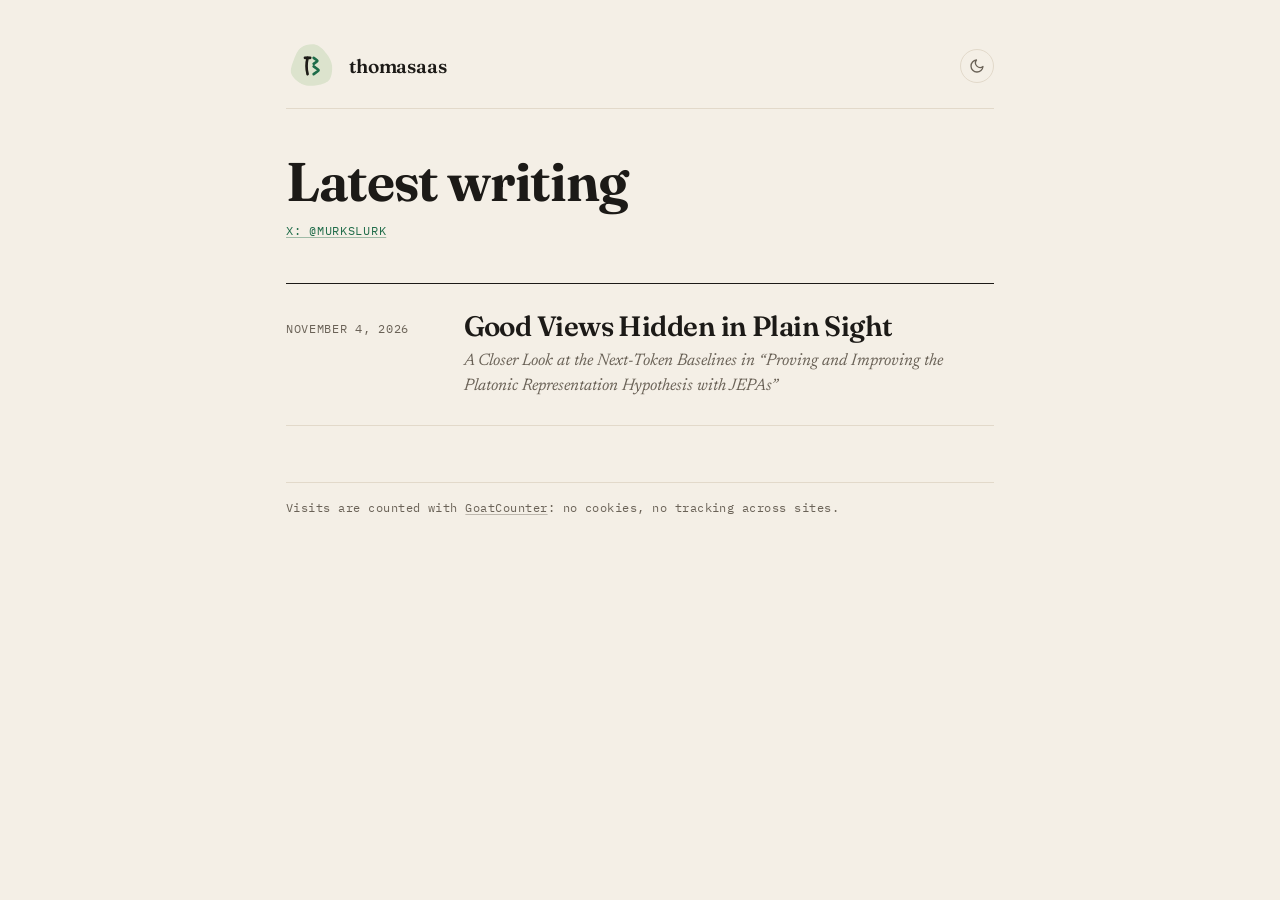
<file: index.html>
<!doctype html>
<html lang="en">
<head>
  <meta charset="utf-8">
  <meta name="viewport" content="width=device-width, initial-scale=1">
  <meta name="description" content="Writing by thomasaas.">
  <title>thomasaas — Posts</title>
  <link rel="icon" type="image/png" sizes="32x32" href="tb-icon-32.png?v=3">
  <link rel="icon" type="image/png" sizes="192x192" href="tb-icon-192.png?v=3">
  <link rel="apple-touch-icon" sizes="180x180" href="tb-apple-touch-icon.png?v=3">
  <link rel="icon" type="image/svg+xml" href="tb-icon.svg?v=3">
  <link rel="preload" href="fonts/newsreader-italic-400-600-latin.woff2" as="font" type="font/woff2" crossorigin>
  <link rel="preload" href="fonts/fraunces-normal-400-700-latin.woff2" as="font" type="font/woff2" crossorigin>
  <link rel="stylesheet" href="fonts/fonts.css">
  <script>try { var t = localStorage.getItem('blog-theme'); if (t === 'light' || t === 'dark') document.documentElement.dataset.theme = t; } catch (_) {}</script>
  <style>
    :root { color-scheme:light dark; --bg:#f4efe6; --fg:#1c1a17; --muted:#6a6257; --faint:#e2d9ca; --card:#fbf8f2; --accent:#1f6c49; --tb-blob:#dce3cd; }
    @media (prefers-color-scheme:dark) { :root:not([data-theme="light"]) { --bg:#141310; --fg:#ece5d8; --muted:#a8a093; --faint:#2f2b25; --card:#1c1a17; --accent:#86cfa3; --tb-blob:#28362a; } }
    :root[data-theme="dark"] { --bg:#141310; --fg:#ece5d8; --muted:#a8a093; --faint:#2f2b25; --card:#1c1a17; --accent:#86cfa3; --tb-blob:#28362a; }
    * { box-sizing:border-box; }
    body { margin:0; background:var(--bg); color:var(--fg); font:17px/1.62 Georgia,"Iowan Old Style","Palatino Linotype",serif; }
    main { max-width:740px; margin:auto; padding:40px 16px 80px; }
    header, h1, h2, .meta, button { font-family:system-ui,-apple-system,"Segoe UI",Roboto,sans-serif; }
    header { display:flex; align-items:center; justify-content:space-between; gap:16px; margin-bottom:3rem; }
    .brand { color:var(--fg); font-weight:700; text-decoration:none; font-size:.9rem; display:inline-flex; align-items:center; gap:.7rem; }
    .tb-logo { display:block; flex:none; overflow:visible; }
    .controls { display:flex; align-items:center; gap:16px; font-size:.85rem; }
    a { color:var(--accent); }
    a:focus-visible, button:focus-visible { outline:2px solid var(--accent); outline-offset:3px; }
    button { color:var(--fg); background:var(--card); border:1px solid var(--faint); border-radius:6px; padding:5px 9px; font-size:.8rem; cursor:pointer; }
    h1 { font-size:2.1rem; line-height:1.15; letter-spacing:-.01em; margin:0 0 1.5rem; }
    .posts { list-style:none; padding:0; margin:0; border-top:1px solid var(--faint); }
    .posts li { padding:1.2rem 0; border-bottom:1px solid var(--faint); }
    .posts h2 { font-size:1.05rem; line-height:1.35; margin:0 0 .2rem; }
    .posts h2 a { text-decoration:none; }
    .posts h2 a:hover { text-decoration:underline; }
    .meta { color:var(--muted); font-size:.85rem; }
    .posts p { margin:.4rem 0 0; }
    .follow { margin:-1rem 0 1.5rem; }
    .theme-btn { display: inline-flex; align-items: center; justify-content: center; flex: none; width: 34px; height: 34px;
      padding: 0; border: 1px solid var(--faint); border-radius: 50%; background: var(--card); color: var(--muted); cursor: pointer }
    .theme-btn:hover { color: var(--accent); border-color: var(--muted) }
    .theme-btn:focus-visible { outline: 2px solid var(--accent); outline-offset: 3px }
    :root[data-theme="light"] { color-scheme: light }
    :root[data-theme="dark"] { color-scheme: dark }
    @media(max-width:560px) { body { font-size:16px; } main { padding-top:28px; } header { margin-bottom:2.5rem; } h1 { font-size:1.65rem; } }
  
    /* ---- design layer: paper and ink, editorial type ---- */
    body { font-family: "Newsreader", Georgia, "Iowan Old Style", serif; font-size: 19px; line-height: 1.6; font-optical-sizing: auto;
      text-rendering: optimizeLegibility; -webkit-font-smoothing: antialiased; -moz-osx-font-smoothing: grayscale }
    ::selection { background: color-mix(in srgb, var(--accent) 24%, transparent) }
    h1, h2, h3 { font-family: "Fraunces", Georgia, serif; font-optical-sizing: auto; font-weight: 600; letter-spacing: -.015em;
      text-wrap: balance }
    .ui, figcaption, table, .chart, .tip, .legend, details summary, figure h4, details h4, .hint, .credit, .lossnote,
    .rev, button, select, .chip, svg text, a.cite { font-family: "Inter", system-ui, -apple-system, "Segoe UI", Roboto, sans-serif }
    code, pre { font-family: "IBM Plex Mono", ui-monospace, SFMono-Regular, Consolas, monospace }
    .key { font-family: "Newsreader", Georgia, "Iowan Old Style", serif; font-weight: 600 }
    a { text-decoration-thickness: 1px; text-underline-offset: .2em;
      text-decoration-color: color-mix(in srgb, currentColor 40%, transparent) }
    a:hover { text-decoration-color: currentColor }

    /* masthead */
    .home, main > header { font-family: "IBM Plex Mono", ui-monospace, SFMono-Regular, Consolas, monospace; font-size: .74rem; letter-spacing: .08em; text-transform: uppercase;
      padding-bottom: 1rem; border-bottom: 1px solid var(--faint); margin-bottom: 2.8rem }
    .brand span { font-family: "Fraunces", Georgia, serif; font-size: 1.2rem; font-weight: 600; letter-spacing: -.01em;
      text-transform: none }
    .brand { font-weight: 600 }

    /* post header */
    article > h1 { font-size: clamp(2.3rem, 5.4vw, 3.3rem); line-height: 1.03; letter-spacing: -.025em; font-weight: 650;
      margin: 0 0 .9rem }
    .subtitle { font-family: "Newsreader", Georgia, "Iowan Old Style", serif; font-style: italic; font-size: 1.3rem; line-height: 1.38; color: var(--muted);
      margin: 0 0 1.6rem; max-width: 36em }
    article > .meta { font-family: "IBM Plex Mono", ui-monospace, SFMono-Regular, Consolas, monospace; font-size: .74rem; letter-spacing: .06em; text-transform: uppercase;
      border-top: 1.5px solid var(--fg); border-bottom: 1px solid var(--faint); padding: .6rem 0; margin-bottom: 1.4rem }
    article > .meta a { color: var(--accent) }
    article > .meta:has(+ .rev), article > .meta:has(+ details) { margin-bottom: 1rem }

    /* numbered sections */
    article { counter-reset: sec }
    article > h2 { font-size: 1.8rem; line-height: 1.14; margin: 3.4rem 0 .9rem }
    article > h2:not(:last-of-type)::before { counter-increment: sec; content: counter(sec, decimal-leading-zero);
      display: block; font: 500 .74rem/1 "IBM Plex Mono", ui-monospace, SFMono-Regular, Consolas, monospace; letter-spacing: .1em; color: var(--accent);
      padding-top: 1rem; margin-bottom: .7rem; border-top: 1px solid var(--faint) }
    article > h2:last-of-type { padding-top: 1rem; border-top: 1px solid var(--faint) }
    article h3 { font-size: 1.28rem; margin: 2.2rem 0 .5rem }

    /* plates, notes, boxes */
    figure { border-radius: 4px; border-color: var(--faint); box-shadow: 0 1px 0 var(--faint), 0 12px 28px -22px rgba(40, 30, 10, .35) }
    figure h4 { font-size: .95rem; letter-spacing: -.005em }
    figcaption { border-top: 1px solid var(--faint); padding-top: .65rem }
    .tldr { border-radius: 4px; border-left-width: 3px; font-size: 1rem; padding: 14px 18px }
    details { border-radius: 4px }
    blockquote { border-left-color: var(--accent); font-size: 1.05em }
    pre, code { border-radius: 3px }
    .theme-btn { background: transparent }

    /* home page */
    main > h1 { font-size: clamp(2.4rem, 6vw, 3.4rem); line-height: 1.02; letter-spacing: -.025em; font-weight: 650; margin: 0 0 .8rem }
    .follow { font-family: "IBM Plex Mono", ui-monospace, SFMono-Regular, Consolas, monospace; font-size: .74rem; letter-spacing: .06em; text-transform: uppercase; margin: 0 0 2.6rem }
    .posts { border-top: 1.5px solid var(--fg) }
    .posts li { display: grid; grid-template-columns: 9.5rem 1fr; column-gap: 1.6rem; padding: 1.7rem 0 }
    .posts li .meta { grid-column: 1; grid-row: 1 / span 2; padding-top: .55rem; font-family: "IBM Plex Mono", ui-monospace, SFMono-Regular, Consolas, monospace; font-size: .72rem;
      letter-spacing: .06em; text-transform: uppercase }
    .posts h2 { grid-column: 2; grid-row: 1; font-size: 1.75rem; line-height: 1.12; letter-spacing: -.02em; margin: 0 0 .45rem }
    .posts h2 a { color: var(--fg); text-decoration: none }
    .posts h2 a:hover { color: var(--accent); text-decoration: none }
    .posts p { grid-column: 2; grid-row: 2; margin: 0; color: var(--muted); font-style: italic; font-size: 1.05rem; line-height: 1.45 }

    @media (max-width: 560px) {
      body { font-size: 17.5px }
      .subtitle { font-size: 1.15rem }
      article > h2 { font-size: 1.5rem }
      .posts li { grid-template-columns: 1fr }
      .posts li .meta { grid-row: auto; padding: 0 0 .4rem }
      .posts h2, .posts p { grid-column: 1; grid-row: auto }
      .posts h2 { font-size: 1.5rem }
    }
    .site-note { margin-top: 3.5rem; padding-top: 1rem; border-top: 1px solid var(--faint); color: var(--muted);
      font: .74rem/1.5 "IBM Plex Mono", ui-monospace, SFMono-Regular, Consolas, monospace; letter-spacing: .04em }
    .site-note a { color: var(--muted) }
    @media print { .site-note { display: none } }
  </style>
</head>
<body>
  <main>
    <header><a class="brand tb-home" href="./"><svg viewBox="0 0 100 100" class="tb-logo" width="52" height="52" aria-hidden="true" focusable="false"><defs><filter id="tbRough" x="-15%" y="-15%" width="130%" height="130%"><feTurbulence type="fractalNoise" baseFrequency="0.045" numOctaves="2" seed="3"/><feDisplacementMap in="SourceGraphic" scale="2.2" xChannelSelector="R" yChannelSelector="G"/></filter><filter id="tbRough2" x="-15%" y="-15%" width="130%" height="130%"><feTurbulence type="fractalNoise" baseFrequency="0.045" numOctaves="2" seed="11"/><feDisplacementMap in="SourceGraphic" scale="2.86" xChannelSelector="R" yChannelSelector="G"/></filter></defs><path d="M88.62 50 C89.38 58.5 88.01 71.18 82.67 77.42 C77.34 83.65 65.36 86.23 56.6 87.4 C47.83 88.57 37.86 88.26 30.11 84.45 C22.36 80.64 12.55 72.38 10.07 64.53 C7.6 56.68 12.04 45.74 15.26 37.35 C18.47 28.97 22.36 18.94 29.35 14.23 C36.34 9.53 49.08 7.09 57.21 9.12 C65.33 11.15 72.86 19.61 78.1 26.42 C83.33 33.24 87.85 41.5 88.62 50 Z" fill="var(--tb-blob)"/><g filter="url(#tbRough2)" opacity="0.28"><g class="tb-rot"><g transform="translate(50 50) scale(0.56) translate(-47.21 -50)" stroke-width="7.14" stroke-linecap="round" stroke-linejoin="round" fill="none"><path d="M23 22 H41" stroke="var(--fg)"/><path class="tb-stem" d="M32 22 Q25 50 32 78" stroke="var(--fg)"/><path d="M52.93 22 L64.13 30.21 Q66.93 32.27 64.13 34.32 L52.93 42.54" stroke="var(--accent)"/><path class="tb-eyeB" d="M52.93 51.46 L67.73 62.08 Q71.43 64.73 67.73 67.39 L52.93 78" stroke="var(--accent)"/></g></g></g><g filter="url(#tbRough)"><g class="tb-rot"><g transform="translate(50 50) scale(0.56) translate(-47.21 -50)" stroke-width="8.93" stroke-linecap="round" stroke-linejoin="round" fill="none"><path d="M23 22 H41" stroke="var(--fg)"/><path class="tb-stem" d="M32 22 Q25 50 32 78" stroke="var(--fg)"/><path d="M52.93 22 L64.13 30.21 Q66.93 32.27 64.13 34.32 L52.93 42.54" stroke="var(--accent)"/><path class="tb-eyeB" d="M52.93 51.46 L67.73 62.08 Q71.43 64.73 67.73 67.39 L52.93 78" stroke="var(--accent)"/></g></g></g></svg><span>thomasaas</span></a><button class="theme-btn" type="button" aria-label="Switch colour theme"><svg viewBox="0 0 24 24" width="16" height="16" aria-hidden="true" fill="none" stroke="currentColor" stroke-width="2" stroke-linecap="round" stroke-linejoin="round"><path d="M21 12.8A9 9 0 1 1 11.2 3a7 7 0 0 0 9.8 9.8z"/></svg></button></header>
    <h1>Latest writing</h1>
    <p class="meta follow"><a href="https://x.com/murkslurk" rel="me">X: @murkslurk</a></p>
    <ul class="posts">
      <li><h2><a href="good-views.html">Good Views Hidden in Plain Sight</a></h2><div class="meta">November 4, 2026</div><p>A Closer Look at the Next-Token Baselines in “Proving and Improving the Platonic Representation Hypothesis with JEPAs”</p></li>
    </ul>
    <footer class="site-note">Visits are counted with <a href="https://www.goatcounter.com/help/privacy">GoatCounter</a>: no cookies, no tracking across sites.</footer>
  </main>
  <script>
    // TB logo: on hover the mark turns into a smiling face, the T curves a little more, then it winks.
    // Touch devices (no hover) get the animation once as a greeting after load; tapping the logo
    // when it links to the current page plays it again instead of reloading.
    (function () {
      var link = document.querySelector('.tb-home');
      if (!link) return;
      var rots = link.querySelectorAll('.tb-rot');
      var stems = link.querySelectorAll('.tb-stem');
      var eyes = link.querySelectorAll('.tb-eyeB');
      var EYE = 'M52.93 51.46 L67.73 62.08 Q71.43 64.73 67.73 67.39 L52.93 78';
      var LID = 'M62.18 51.46 V78';
      var REST = 7, TURN = 9, DUR = 600, HOLD = 1300;
      var mq = function (q) { return window.matchMedia ? window.matchMedia(q).matches : false; };
      var reduce = mq('(prefers-reduced-motion: reduce)');
      var canHover = mq('(hover: hover)');
      var p = 0, target = 0, raf = 0, last = 0, timers = [], back = 0;
      function easeOutBack(x) { var c1 = 1.4, c3 = c1 + 1; return 1 + c3 * Math.pow(x - 1, 3) + c1 * Math.pow(x - 1, 2); }
      function easeInOut(x) { return x < 0.5 ? 2 * x * x : 1 - Math.pow(-2 * x + 2, 2) / 2; }
      function each(list, fn) { for (var i = 0; i < list.length; i++) fn(list[i]); }
      function draw() {
        var deg = p === 0 ? 0 : -90 * easeOutBack(p);
        var sm = REST + (TURN - REST) * easeInOut(p);
        each(rots, function (r) { r.setAttribute('transform', 'rotate(' + deg.toFixed(2) + ' 50 50)'); });
        each(stems, function (s) { s.setAttribute('d', 'M32 22 Q' + (32 - sm).toFixed(2) + ' 50 32 78'); });
      }
      function setEye(d) { each(eyes, function (e) { e.setAttribute('d', d); }); }
      function wink(delay) {
        timers.push(setTimeout(function () { setEye(LID); }, delay));
        timers.push(setTimeout(function () { setEye(EYE); }, delay + 400));
      }
      function reset() { timers.forEach(clearTimeout); timers = []; setEye(EYE); }
      function step(ts) {
        if (!last) last = ts;
        var dt = ts - last; last = ts;
        var dir = target > p ? 1 : -1;
        p += dir * dt / DUR;
        var done = dir > 0 ? p >= target : p <= target;
        if (done) p = target;
        draw();
        if (done) { raf = 0; if (p === 1) wink(250); return; }
        raf = requestAnimationFrame(step);
      }
      function go(t) {
        reset();
        if (reduce) { if (t === 1) wink(0); return; }
        target = t;
        if (!raf) { last = 0; raf = requestAnimationFrame(step); }
      }
      // Full sequence for touch: turn, smile, wink, then turn back on its own.
      function playOnce() {
        clearTimeout(back);
        go(1);
        back = setTimeout(function () { go(0); }, reduce ? 500 : DUR + HOLD);
      }
      function samePage() {
        var norm = function (path) { return path.replace(/index\.html$/, ''); };
        return norm(new URL(link.href, location.href).pathname) === norm(location.pathname);
      }
      // Mouse hover only; touch taps fire emulated mouse events that would leave it stuck as a face.
      link.addEventListener('pointerenter', function (e) { if (e.pointerType === 'mouse') { clearTimeout(back); go(1); } });
      link.addEventListener('pointerleave', function (e) { if (e.pointerType === 'mouse') go(0); });
      // Keyboard focus behaves like hover.
      link.addEventListener('focus', function () { if (link.matches(':focus-visible')) go(1); });
      link.addEventListener('blur', function () { go(0); });
      // On the page the logo links to, a tap or click replays the animation instead of reloading.
      link.addEventListener('click', function (e) {
        if (!samePage()) return;
        e.preventDefault();
        playOnce();
      });
      if (!canHover) {
        // Greet when the site is opened from elsewhere and whenever the home page is shown (also via the back
        // button), but not when following a link from one page of the site to a post.
        var fromSite = false;
        try { fromSite = !!document.referrer && new URL(document.referrer).origin === location.origin; } catch (_) {}
        var greet = function () { setTimeout(playOnce, 900); };
        if (samePage() || !fromSite) {
          if (document.readyState === 'complete') greet(); else window.addEventListener('load', greet);
        }
        window.addEventListener('pageshow', function (e) { if (e.persisted && samePage()) greet(); });
      }
    })();
  </script>
  <script>
    // Light/dark toggle: follows the system until clicked, then remembers the choice.
    (function () {
      var b = document.querySelector('.theme-btn');
      if (!b) return;
      var root = document.documentElement, mq = window.matchMedia('(prefers-color-scheme: dark)');
      var MOON = '<svg viewBox="0 0 24 24" width="16" height="16" aria-hidden="true" fill="none" stroke="currentColor" stroke-width="2" stroke-linecap="round" stroke-linejoin="round"><path d="M21 12.8A9 9 0 1 1 11.2 3a7 7 0 0 0 9.8 9.8z"/></svg>', SUN = '<svg viewBox="0 0 24 24" width="16" height="16" aria-hidden="true" fill="none" stroke="currentColor" stroke-width="2" stroke-linecap="round" stroke-linejoin="round"><circle cx="12" cy="12" r="4"/><path d="M12 2v2M12 20v2M4.9 4.9l1.4 1.4M17.7 17.7l1.4 1.4M2 12h2M20 12h2M4.9 19.1l1.4-1.4M17.7 6.3l1.4-1.4"/></svg>';
      function cur() { var t = root.dataset.theme; return t === 'light' || t === 'dark' ? t : (mq.matches ? 'dark' : 'light'); }
      function sync() {
        var dark = cur() === 'dark';
        b.innerHTML = dark ? SUN : MOON;
        b.setAttribute('aria-label', dark ? 'Switch to light mode' : 'Switch to dark mode');
        b.title = dark ? 'Light mode' : 'Dark mode';
      }
      b.addEventListener('click', function () {
        var next = cur() === 'dark' ? 'light' : 'dark';
        root.dataset.theme = next;
        try { localStorage.setItem('blog-theme', next); } catch (_) {}
        sync();
      });
      if (mq.addEventListener) mq.addEventListener('change', sync);
      sync();
    })();
  </script>
  <script data-goatcounter="https://thomasaas.goatcounter.com/count" async src="https://gc.zgo.at/count.js"></script>
</body>
</html>
</file>
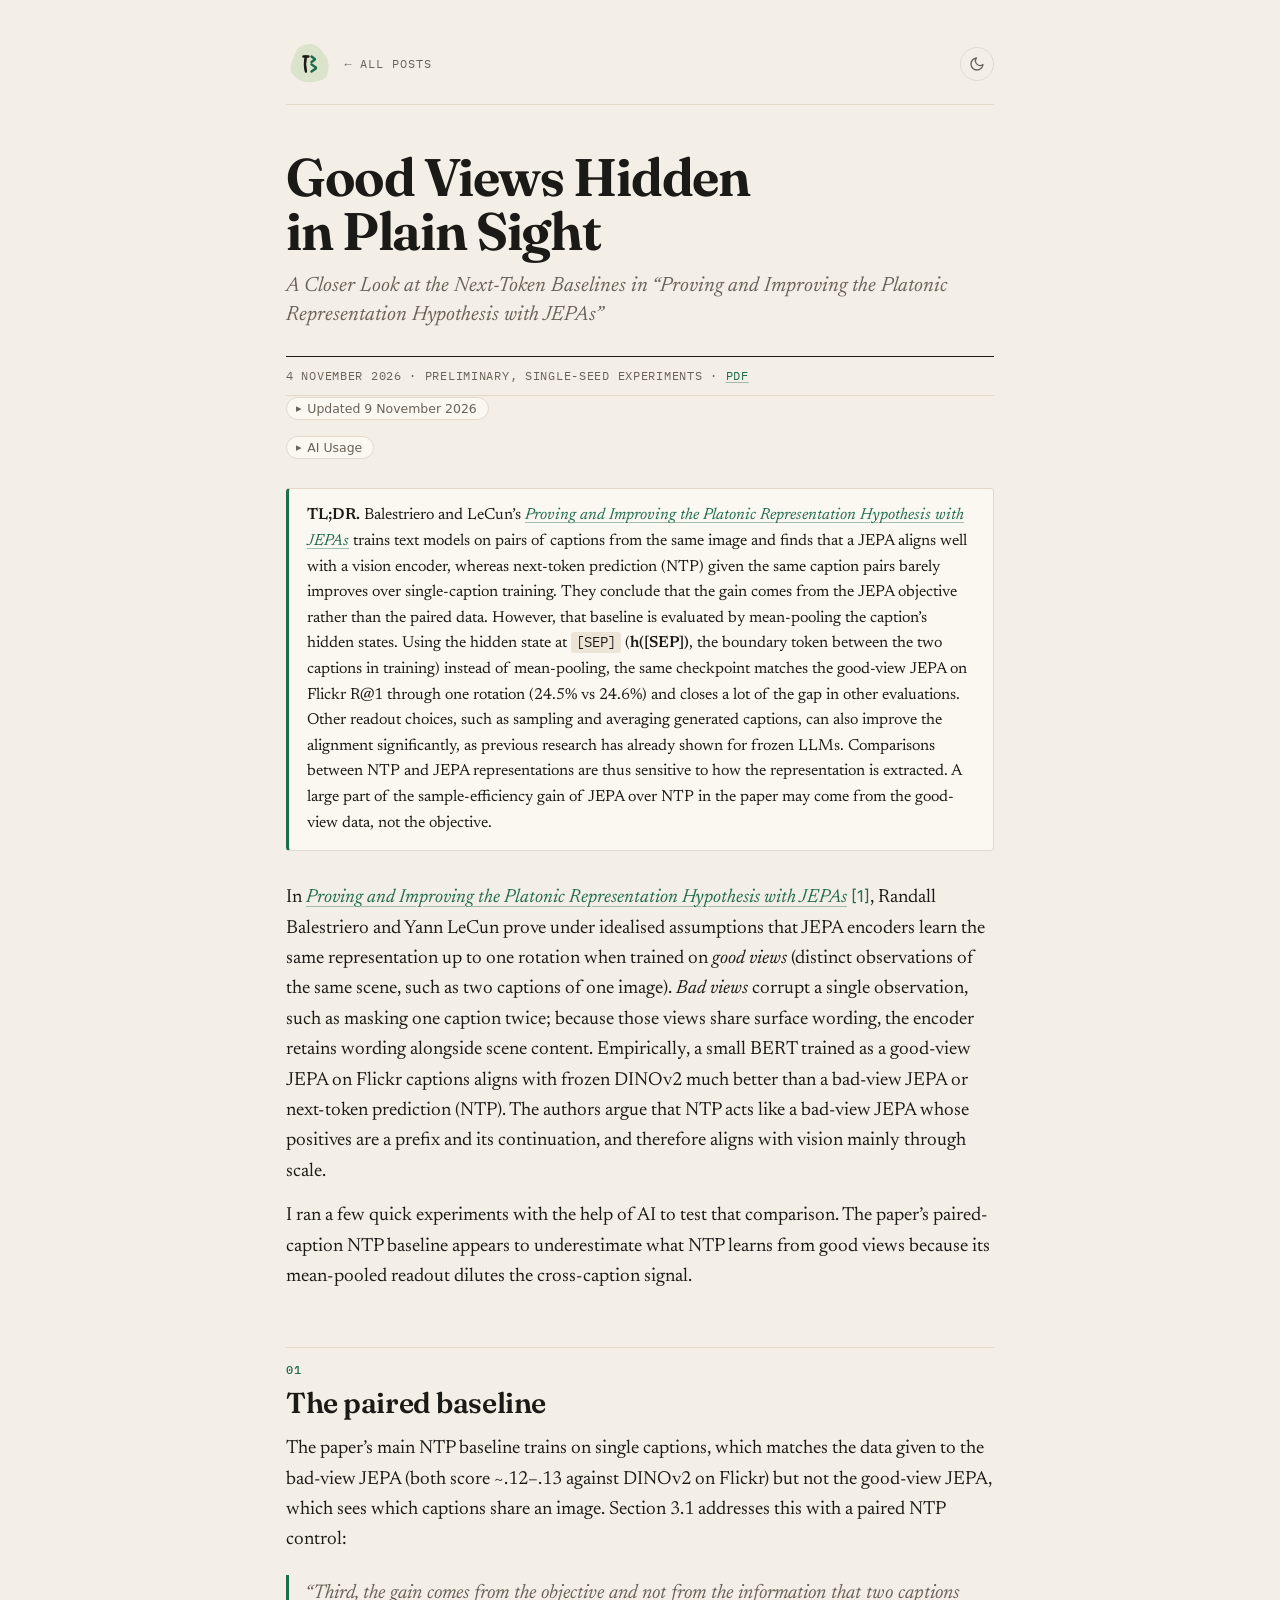
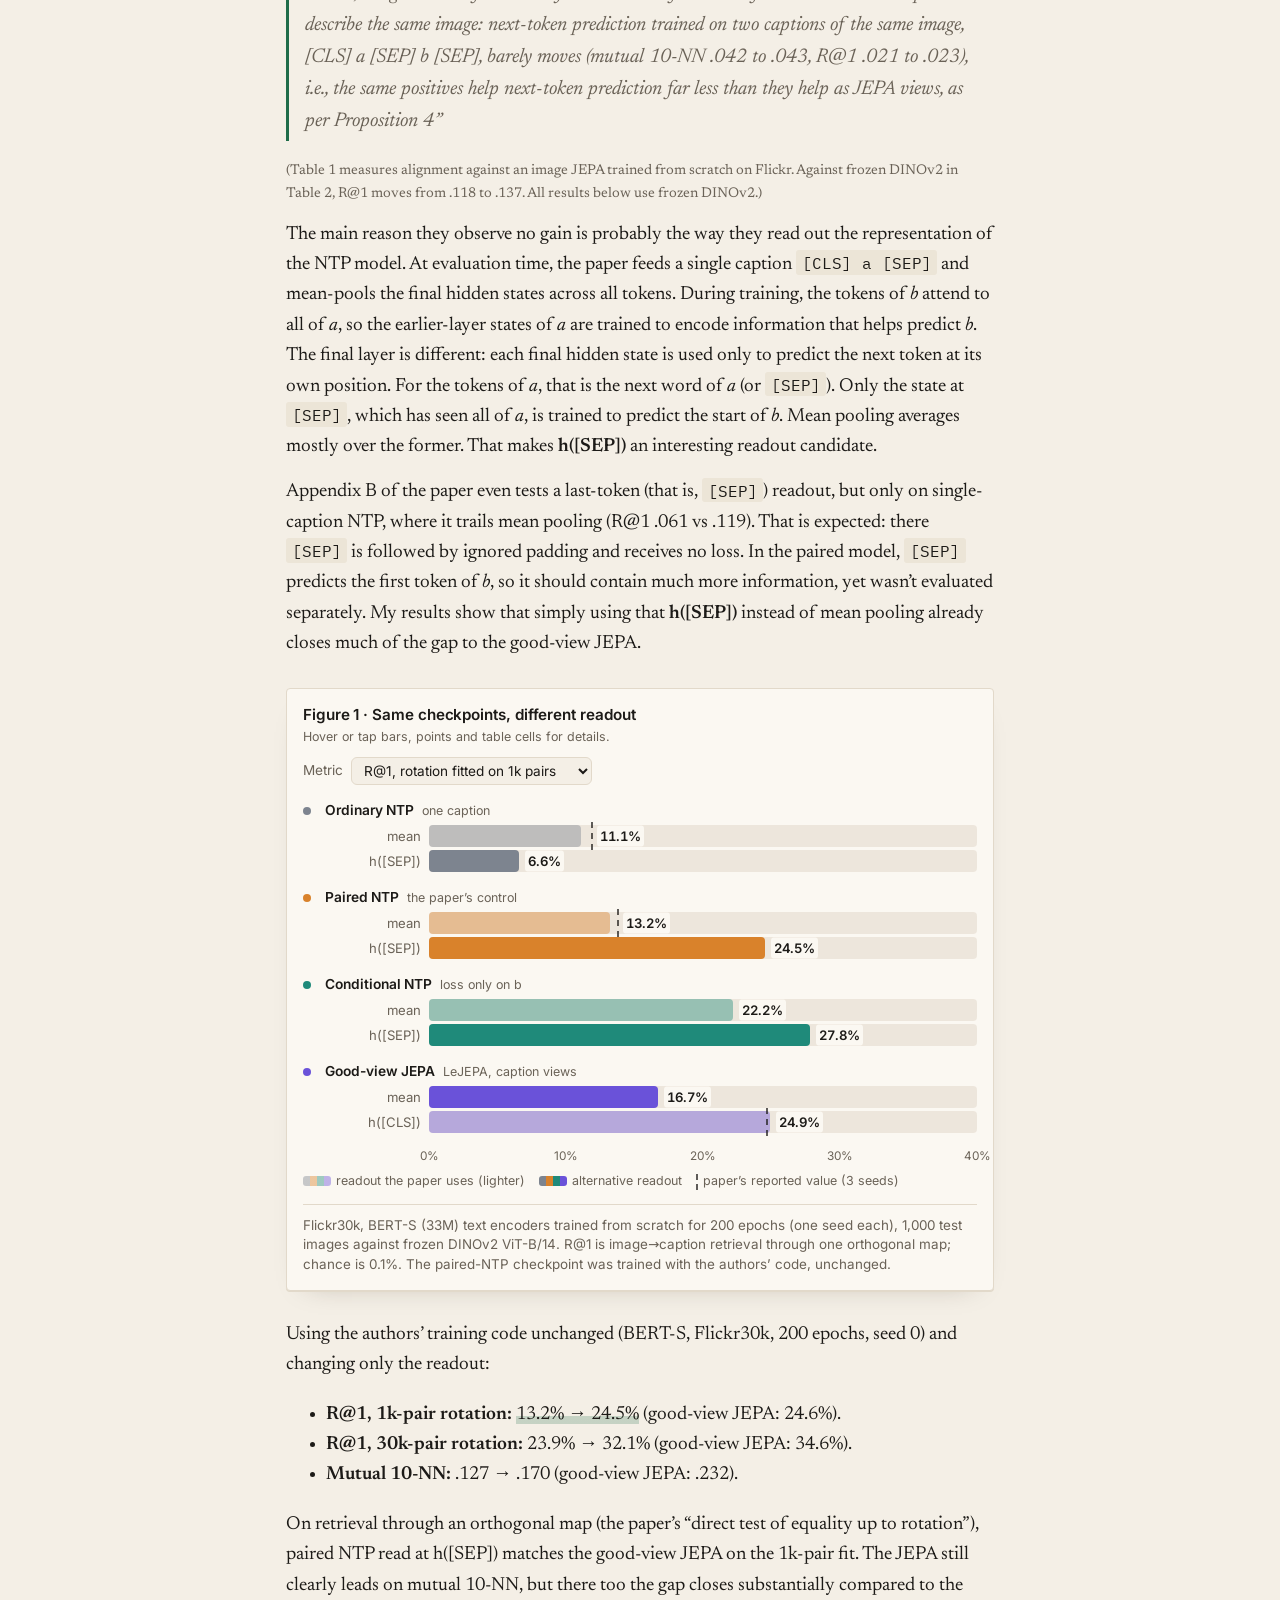
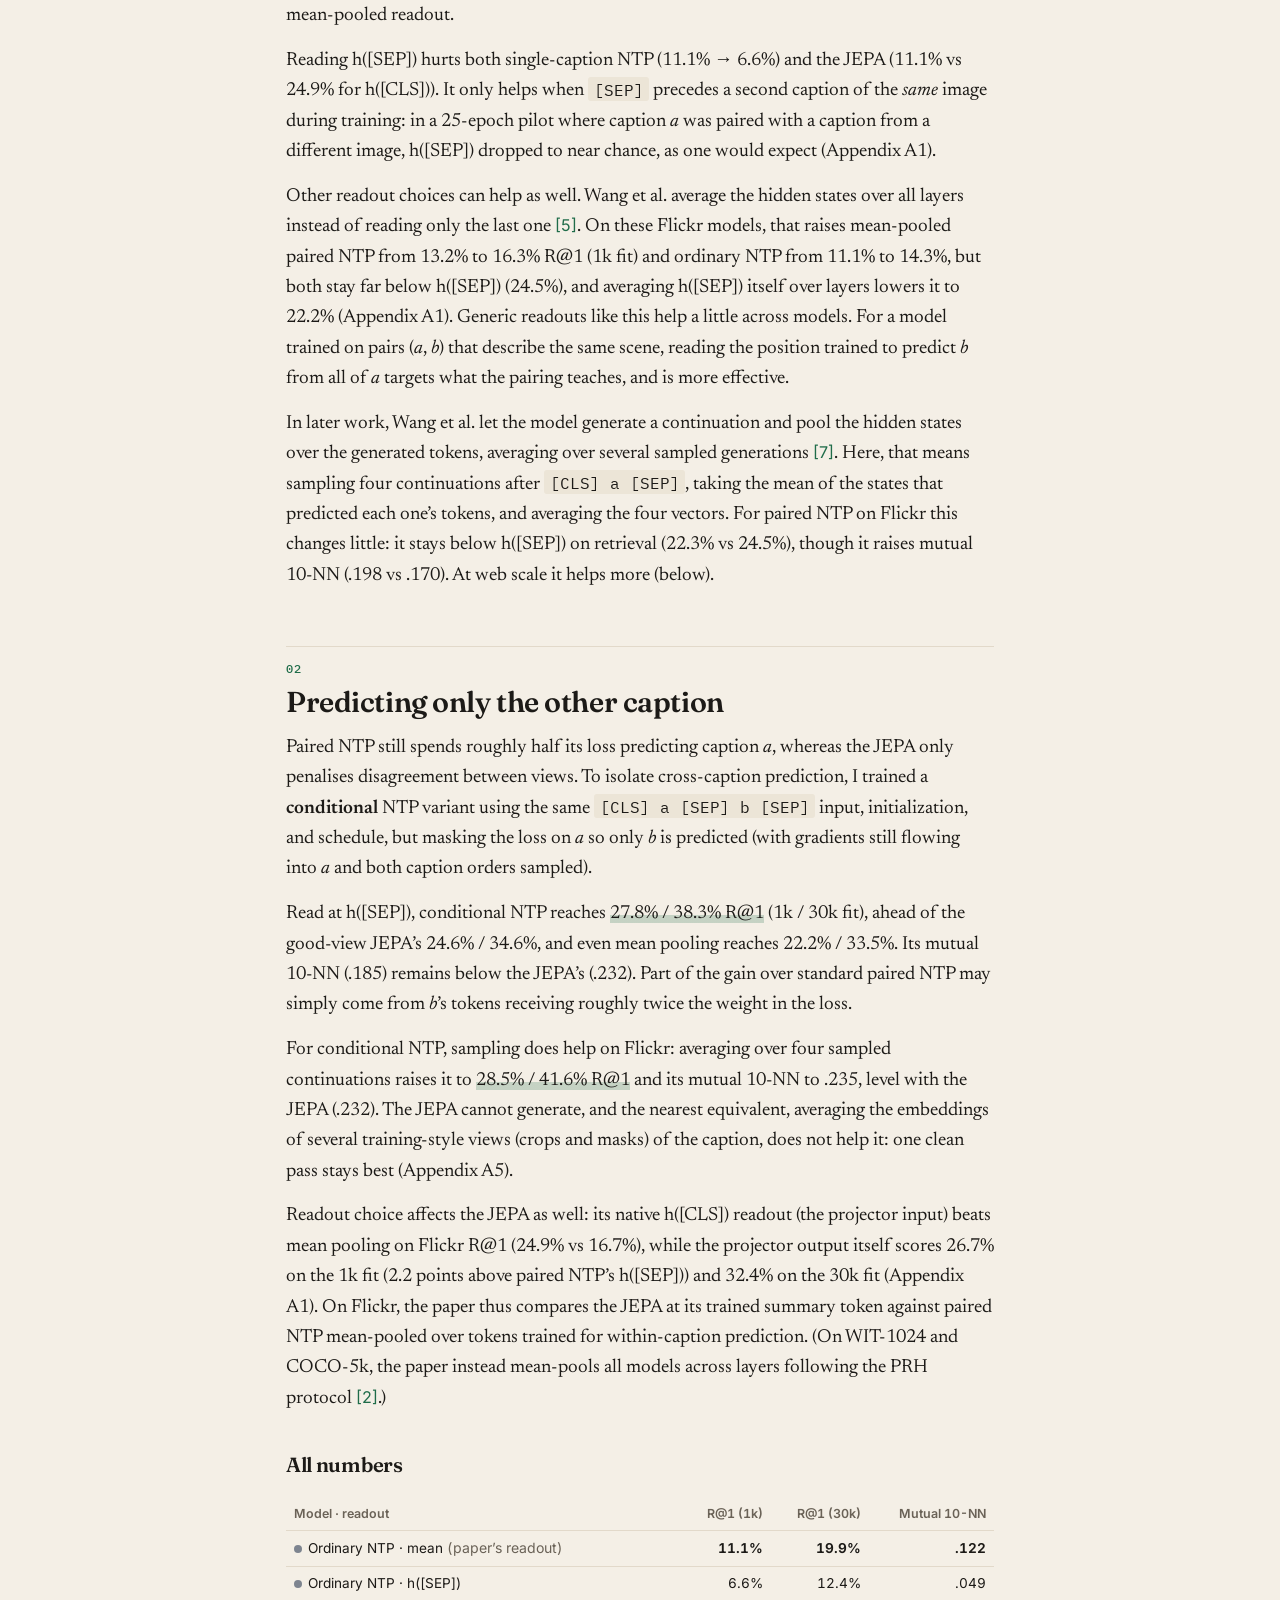
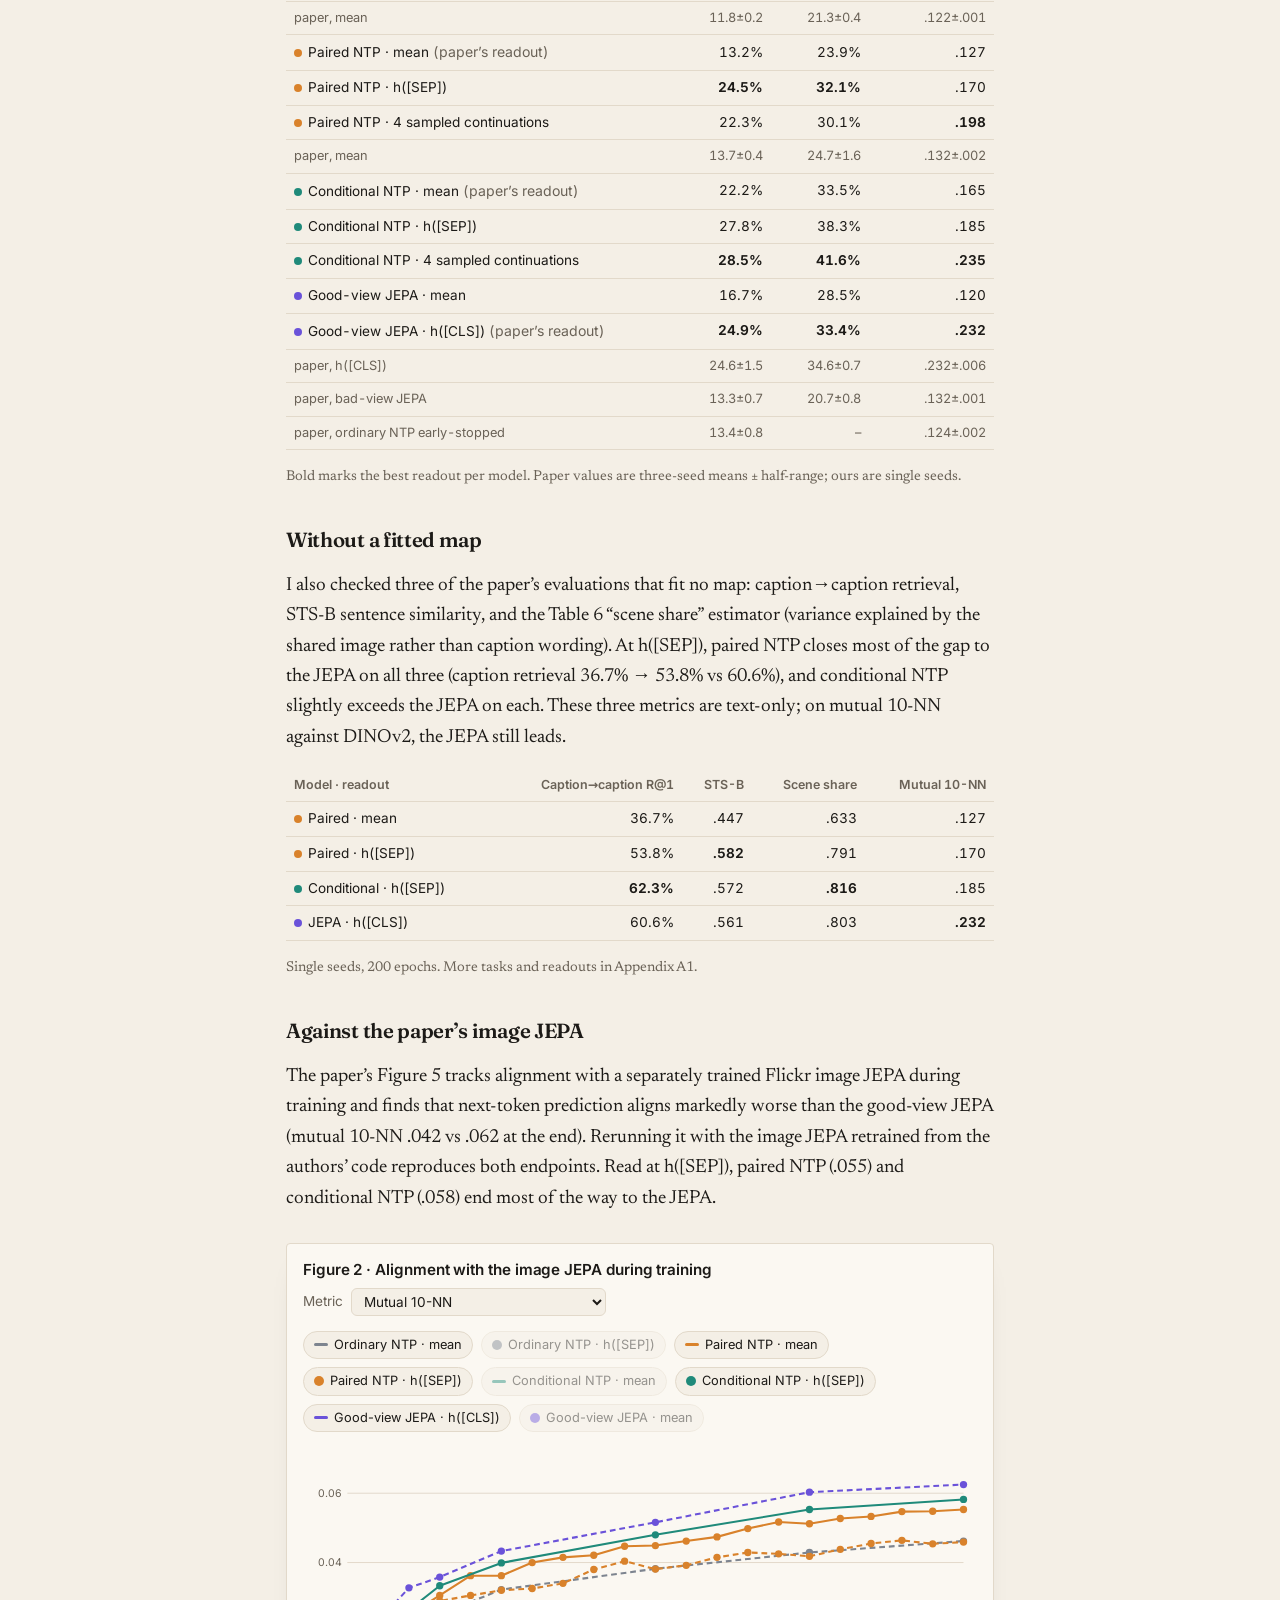
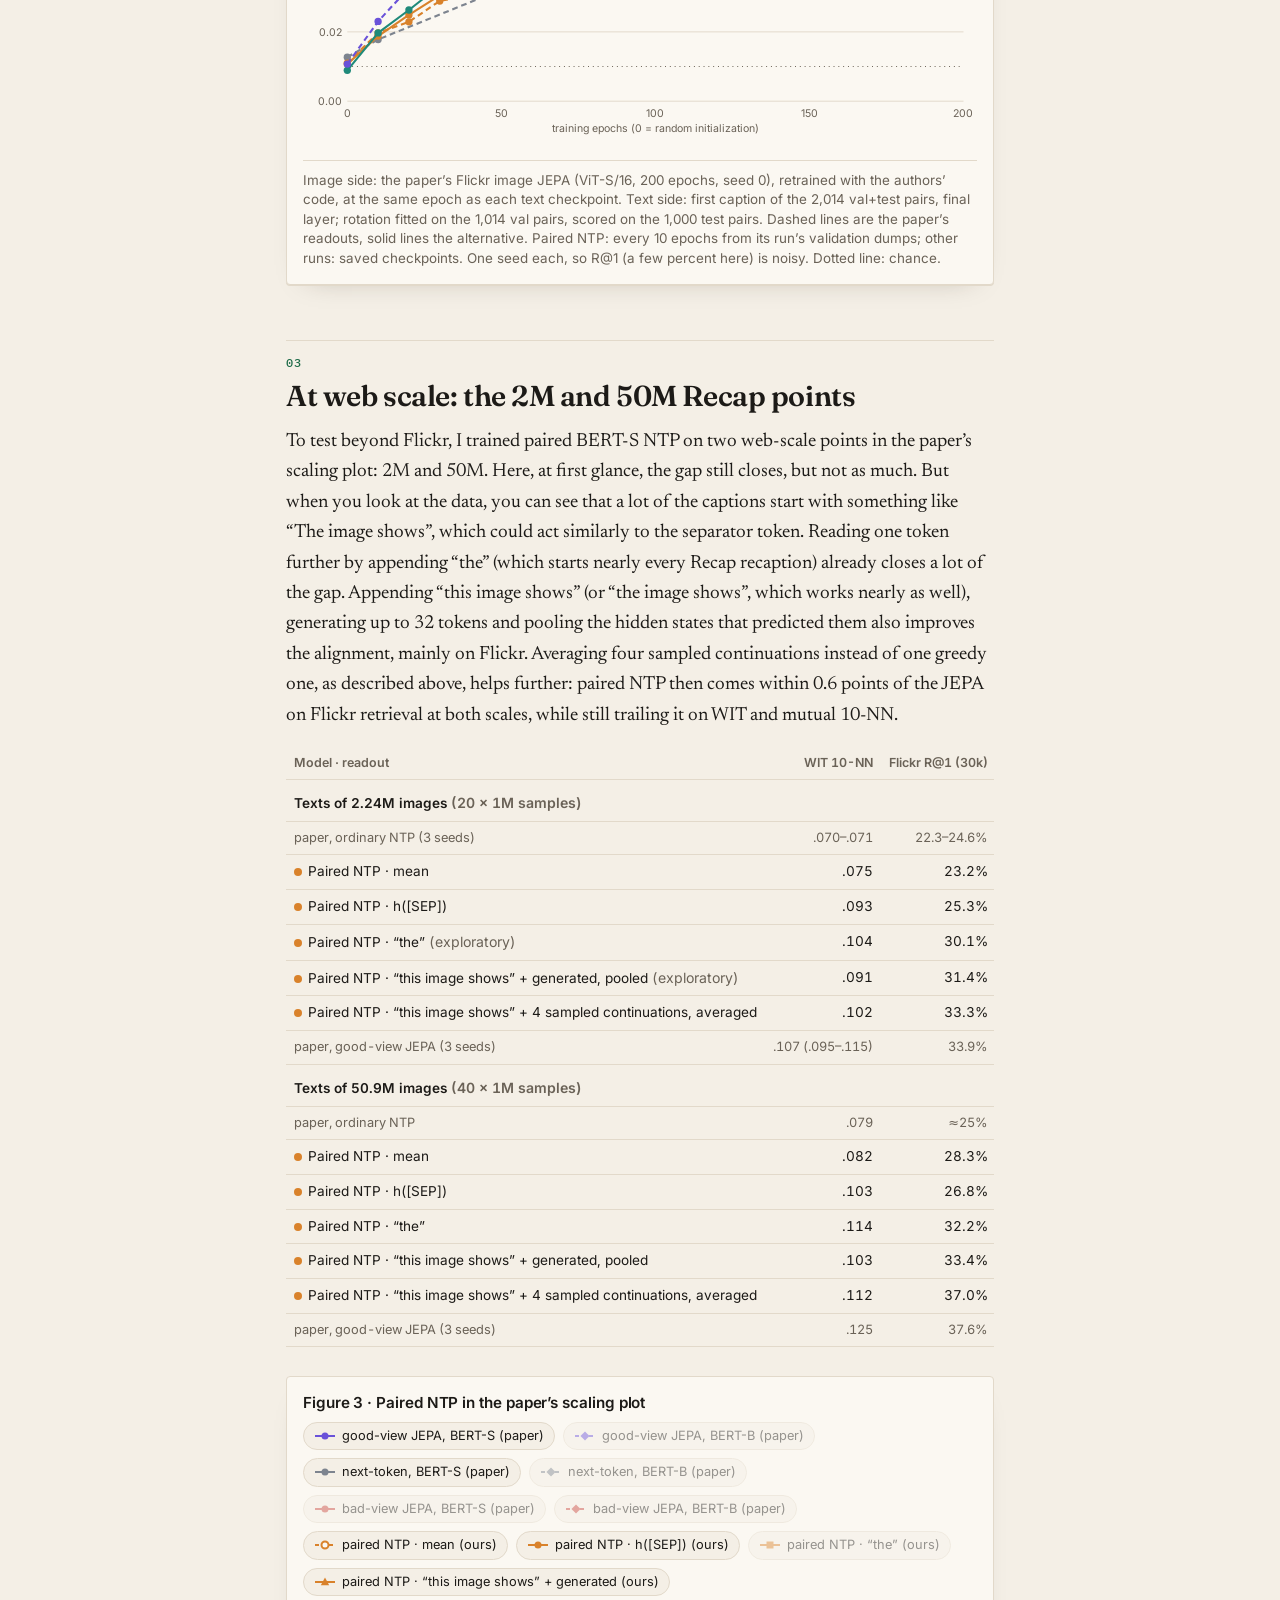
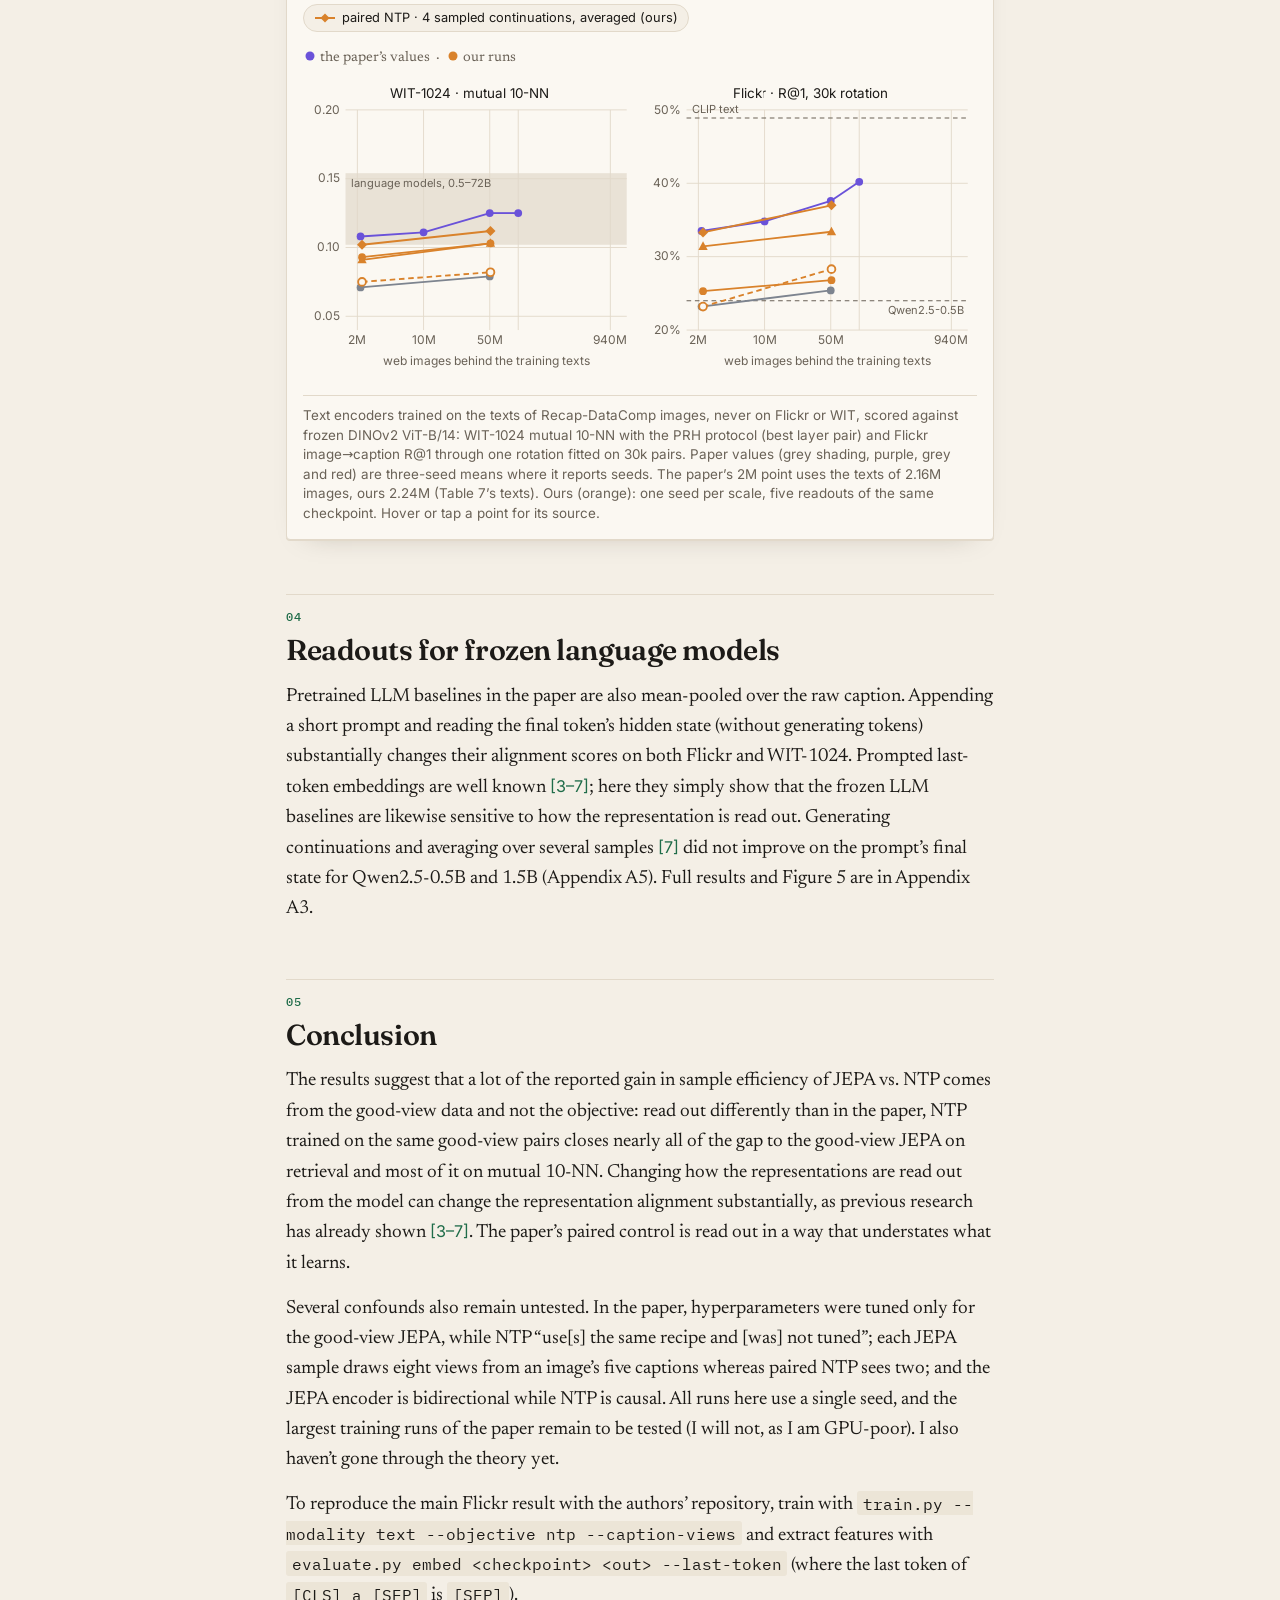
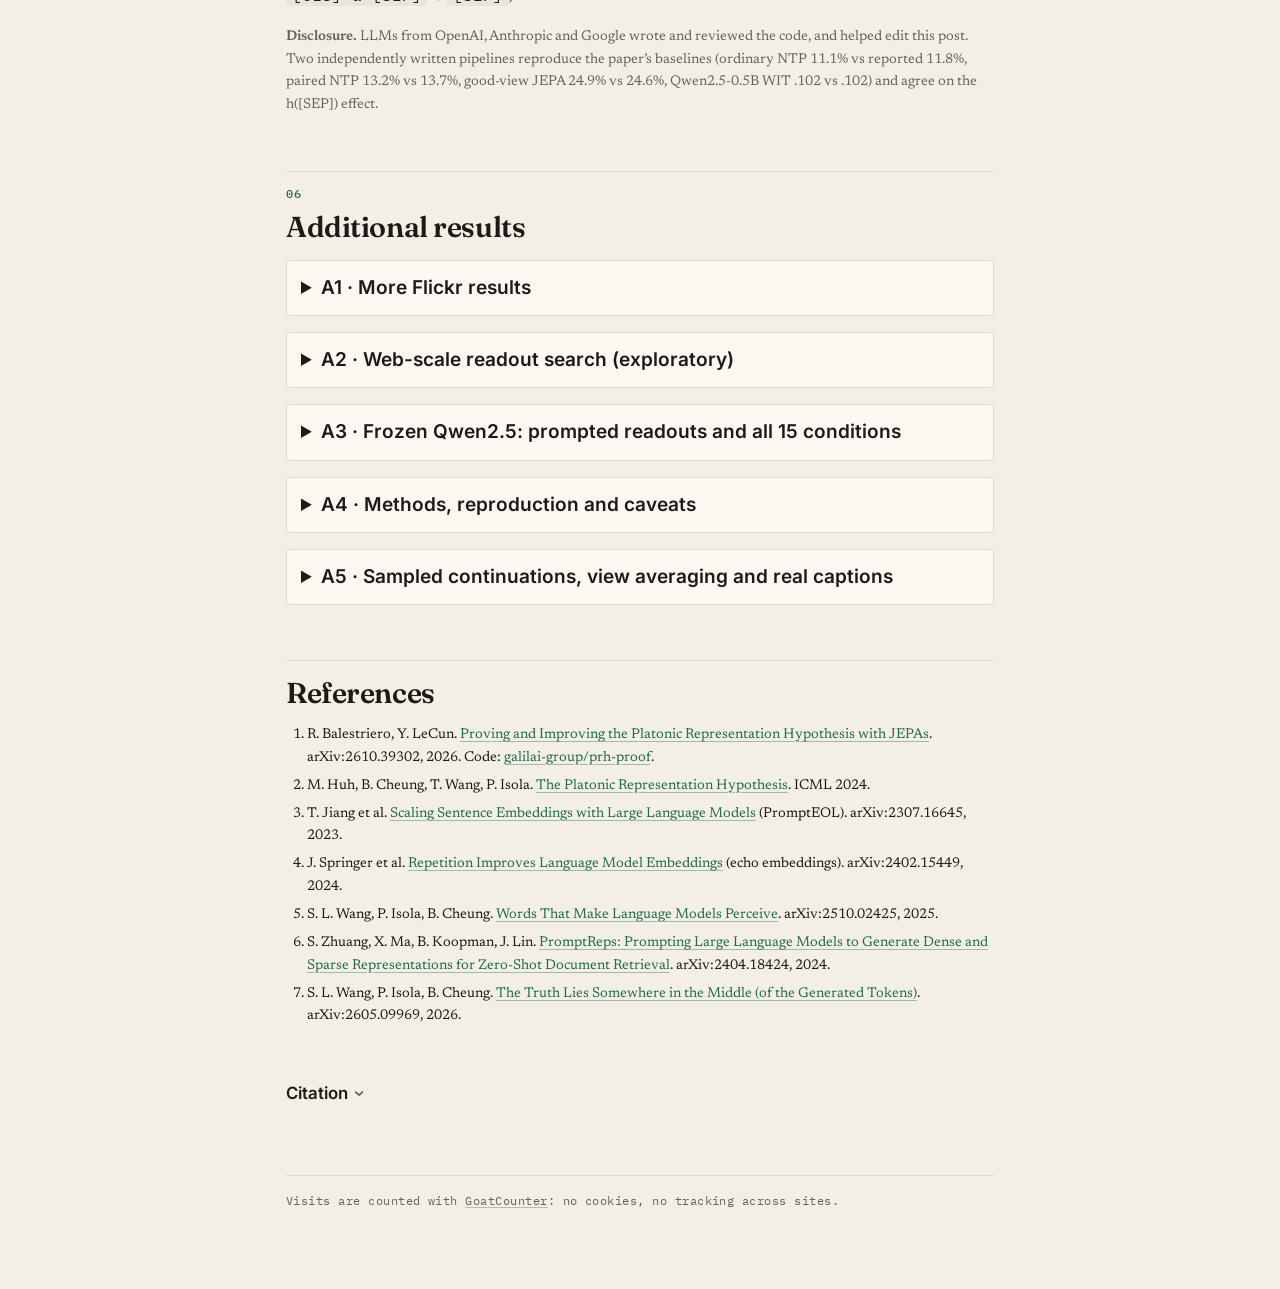
<file: good-views.html>
<!doctype html>
<html lang="en">

<head>
  <meta charset="utf-8">
  <meta name="viewport" content="width=device-width, initial-scale=1">
  <title>Good Views Hidden in Plain Sight: JEPA vs Next-Token Prediction</title>
  <link rel="icon" type="image/png" sizes="32x32" href="tb-icon-32.png?v=3">
  <link rel="icon" type="image/png" sizes="192x192" href="tb-icon-192.png?v=3">
  <link rel="apple-touch-icon" sizes="180x180" href="tb-apple-touch-icon.png?v=3">
  <link rel="icon" type="image/svg+xml" href="tb-icon.svg?v=3">
  <link rel="preload" href="fonts/newsreader-normal-400-600-latin.woff2" as="font" type="font/woff2" crossorigin>
  <link rel="preload" href="fonts/fraunces-normal-400-700-latin.woff2" as="font" type="font/woff2" crossorigin>
  <link rel="stylesheet" href="fonts/fonts.css">
  <script>try { var t = localStorage.getItem('blog-theme'); if (t === 'light' || t === 'dark') document.documentElement.dataset.theme = t; } catch (_) {}</script>
  <meta name="description"
    content="Read at the token its objective supervises, the paired next-token baseline of 'Proving and Improving the Platonic Representation Hypothesis with JEPAs' matches good-view JEPA on retrieval.">
  <meta name="author" content="Thomas Bernwald">
  <meta name="citation_title" content="Good Views Hidden in Plain Sight">
  <meta name="citation_author" content="Bernwald, Thomas">
  <meta name="citation_publication_date" content="2026/11/04">
  <meta name="citation_fulltext_html_url" content="https://thomasaas.github.io/good-views.html">
  <meta name="citation_pdf_url" content="https://thomasaas.github.io/good-views.pdf">
  <link rel="canonical" href="https://thomasaas.github.io/good-views.html">
  <meta property="og:type" content="article">
  <meta property="article:published_time" content="2026-11-04">
  <meta property="article:modified_time" content="2026-11-09">
  <meta property="og:url" content="https://thomasaas.github.io/good-views.html">
  <meta property="og:title" content="Good Views Hidden in Plain Sight">
  <meta property="og:description" content="A closer look at the next-token baselines in “Proving and Improving the PRH with JEPAs”: read at [SEP], the paper’s own paired NTP baseline matches the good-view JEPA on Flickr retrieval.">
  <meta property="og:image" content="https://thomasaas.github.io/good-views.png">
  <meta property="og:image:width" content="1200">
  <meta property="og:image:height" content="630">
  <meta property="og:image:alt" content="Bar chart: Flickr R@1 by model and readout; paired NTP rises from 13.2% (mean) to 24.5% (h([SEP])), level with the good-view JEPA.">
  <meta name="twitter:card" content="summary_large_image">
  <meta name="twitter:title" content="Good Views Hidden in Plain Sight">
  <meta name="twitter:description" content="A closer look at the next-token baselines in “Proving and Improving the PRH with JEPAs”: read at [SEP], the paper’s own paired NTP baseline matches the good-view JEPA on Flickr retrieval.">
  <meta name="twitter:image" content="https://thomasaas.github.io/good-views.png">
  <script type="application/ld+json">
{
    "@context": "https://schema.org",
    "@type": "BlogPosting",
    "headline": "Good Views Hidden in Plain Sight",
    "alternativeHeadline": "A Closer Look at the Next-Token Baselines in “Proving and Improving the Platonic Representation Hypothesis with JEPAs”",
    "author": {
      "@type": "Person",
      "name": "Thomas Bernwald",
      "url": "https://thomasaas.github.io/"
    },
    "datePublished": "2026-11-04",
    "dateModified": "2026-11-09",
    "description": "Read at the token its objective supervises, the paired next-token baseline of “Proving and Improving the Platonic Representation Hypothesis with JEPAs” matches the good-view JEPA on Flickr retrieval.",
    "image": "https://thomasaas.github.io/good-views.png",
    "mainEntityOfPage": "https://thomasaas.github.io/good-views.html",
    "citation": {
      "@type": "ScholarlyArticle",
      "name": "Proving and Improving the Platonic Representation Hypothesis with JEPAs",
      "url": "https://arxiv.org/abs/2610.39302"
    }
  }
  </script>
  <style>
    :root {
      --bg: #f4efe6;
      --fg: #1c1a17;
      --muted: #6a6257;
      --faint: #e2d9ca;
      --card: #fbf8f2;
      --code: #ece5d7;
      --accent: #1f6c49;
      --tb-blob: #dce3cd;
      --ordinary: #7d848f;
      --paired: #d9822b;
      --conditional: #1f8a7a;
      --jepa: #6a52d9;
      --qwen: #3c78c3;
      --bad: #c8453c;
      --tipbg: #1c1a17;
      --tipfg: #f6f1e7;
    }

    @media (prefers-color-scheme: dark) {
      :root:not([data-theme="light"]) {
        --bg: #141310;
        --fg: #ece5d8;
        --muted: #a8a093;
        --faint: #2f2b25;
        --card: #1c1a17;
        --code: #26231e;
        --accent: #86cfa3;
      --tb-blob: #28362a;
        --ordinary: #9aa1ab;
        --paired: #f0a050;
        --conditional: #43c2ad;
        --jepa: #9d8cff;
        --qwen: #6fa8ec;
        --bad: #ff7f75;
        --tipbg: #f1ebdf;
        --tipfg: #1c1a17;
      }
    }

    :root[data-theme="dark"] {
      --bg: #141310;
      --fg: #ece5d8;
      --muted: #a8a093;
      --faint: #2f2b25;
      --card: #1c1a17;
      --code: #26231e;
      --accent: #86cfa3;
      --tb-blob: #28362a;
      --ordinary: #9aa1ab;
      --paired: #f0a050;
      --conditional: #43c2ad;
      --jepa: #9d8cff;
      --qwen: #6fa8ec;
      --bad: #ff7f75;
      --tipbg: #f1ebdf;
      --tipfg: #1c1a17;
    }

    * {
      box-sizing: border-box
    }

    html {
      -webkit-text-size-adjust: 100%
    }

    body {
      margin: 0;
      background: var(--bg);
      color: var(--fg);
      font: 17px/1.62 Georgia, "Iowan Old Style", "Palatino Linotype", serif
    }

    main {
      max-width: 740px;
      margin: 0 auto;
      padding: 40px 16px 80px
    }

    h1,
    h2,
    h3,
    .ui,
    figcaption,
    table,
    .chart,
    .tip,
    .meta,
    .legend,
    details summary {
      font-family: system-ui, -apple-system, "Segoe UI", Roboto, sans-serif
    }

    .home {
      font-family: system-ui, -apple-system, "Segoe UI", Roboto, sans-serif;
      font-size: .85rem;
      margin: 0 0 1.6rem;
      display: flex;
      align-items: center;
      justify-content: space-between;
      gap: 16px
    }

    .theme-btn { display: inline-flex; align-items: center; justify-content: center; flex: none; width: 34px; height: 34px;
      padding: 0; border: 1px solid var(--faint); border-radius: 50%; background: var(--card); color: var(--muted); cursor: pointer }
    .theme-btn:hover { color: var(--accent); border-color: var(--muted) }
    .theme-btn:focus-visible { outline: 2px solid var(--accent); outline-offset: 3px }
    :root[data-theme="light"] { color-scheme: light }
    :root[data-theme="dark"] { color-scheme: dark }


    .home a {
      color: var(--muted);
      text-decoration: none
    }

    .home a:hover {
      color: var(--accent);
      text-decoration: underline
    }

    .home a.tb-home {
      display: inline-flex;
      align-items: center;
      gap: .65rem
    }

    .home a.tb-home:hover {
      text-decoration: none
    }

    .home a.tb-home:hover span {
      text-decoration: underline
    }

    .tb-logo {
      display: block;
      flex: none;
      overflow: visible
    }

    .subtitle {
      font-size: 1.15rem;
      line-height: 1.4;
      color: var(--muted);
      margin: 0 0 .6rem
    }

    h1 {
      font-size: 2.1rem;
      line-height: 1.15;
      margin: 0 0 .3rem;
      letter-spacing: -.01em
    }

    h2 {
      font-size: 1.3rem;
      margin: 2.4rem 0 .6rem
    }

    h3 {
      font-size: 1.05rem;
      margin: 1.8rem 0 .4rem
    }

    .meta {
      color: var(--muted);
      font-size: .9rem;
      margin-bottom: 2rem
    }

    .meta:has(+ .rev) {
      margin-bottom: .8rem
    }

    .rev:has(+ .rev) {
      margin-bottom: .5rem
    }

    details.updates .rev:first-of-type {
      margin-top: .7rem
    }

    details.updates[open] .rev:last-of-type {
      margin-bottom: .4rem
    }

    .rev {
      font-size: .85rem;
      color: var(--muted);
      border-left: 3px solid var(--accent);
      padding: 2px 0 2px 10px;
      margin: 0 0 1.6rem
    }

    p {
      margin: .9rem 0
    }

    a {
      color: var(--accent)
    }

    blockquote {
      margin: 1.2rem 0;
      padding: .2rem 1rem;
      border-left: 3px solid var(--faint);
      color: var(--muted);
      font-style: italic
    }

    code {
      font: .86em ui-monospace, SFMono-Regular, Consolas, monospace;
      background: var(--code);
      padding: .1em .35em;
      border-radius: 4px
    }

    pre {
      background: var(--code);
      padding: .8rem 1rem;
      border-radius: 8px;
      overflow-x: auto;
      font-size: .85rem
    }

    pre code {
      background: none;
      padding: 0
    }

    .key {
      font-family: system-ui, sans-serif;
      font-weight: 600
    }

    .hl {
      background: linear-gradient(transparent 60%, color-mix(in srgb, var(--accent) 22%, transparent) 60%)
    }

    figure {
      margin: 1.8rem 0;
      padding: 16px;
      background: var(--card);
      border: 1px solid var(--faint);
      border-radius: 12px
    }

    figure h4 {
      margin: 0 0 .2rem;
      font: 600 1rem system-ui, sans-serif
    }

    figcaption {
      font-size: .84rem;
      color: var(--muted);
      margin-top: .8rem;
      line-height: 1.45
    }

    .ui {
      display: flex;
      flex-wrap: wrap;
      gap: 8px;
      align-items: center;
      margin: .6rem 0 .9rem;
      font-size: .85rem
    }

    .ui label {
      color: var(--muted)
    }

    select {
      font: inherit;
      padding: 4px 8px;
      border-radius: 6px;
      border: 1px solid var(--faint);
      background: var(--bg);
      color: var(--fg)
    }

    .chip {
      font: inherit;
      font-size: .8rem;
      border: 1px solid var(--faint);
      background: var(--bg);
      color: var(--fg);
      border-radius: 999px;
      padding: 3px 10px;
      cursor: pointer;
      display: inline-flex;
      align-items: center;
      gap: 6px
    }

    .chip[aria-pressed="false"] {
      opacity: .45
    }

    .sw {
      width: 10px;
      height: 10px;
      border-radius: 50%;
      display: inline-block
    }

    .sw.dash {
      border-radius: 2px;
      height: 3px;
      width: 14px
    }

    /* bar chart */
    .chart {
      font-size: .82rem
    }

    .grp {
      margin: 10px 0 14px
    }

    .grp-name {
      font-weight: 600;
      font-size: .86rem;
      margin-bottom: 4px;
      display: flex;
      gap: 8px;
      align-items: baseline;
      flex-wrap: wrap
    }

    .grp-name span {
      font-weight: 400;
      color: var(--muted);
      font-size: .78rem
    }

    .row {
      display: grid;
      grid-template-columns: 118px 1fr;
      gap: 8px;
      align-items: center;
      margin: 3px 0
    }

    .rlab {
      color: var(--muted);
      text-align: right;
      white-space: nowrap;
      overflow: hidden;
      text-overflow: ellipsis
    }

    .track {
      position: relative;
      height: 22px;
      border-radius: 4px;
      background: color-mix(in srgb, var(--faint) 55%, transparent)
    }

    .bar {
      position: absolute;
      left: 0;
      top: 0;
      bottom: 0;
      border: 0;
      border-radius: 4px;
      cursor: help;
      padding: 0;
      transition: width .35s ease
    }

    .bar:focus-visible {
      outline: 2px solid var(--fg);
      outline-offset: 2px
    }

    .bar.soft {
      opacity: .42
    }

    .val {
      position: absolute;
      top: 50%;
      transform: translateY(-50%);
      font-variant-numeric: tabular-nums;
      font-weight: 600;
      pointer-events: none;
      white-space: nowrap;
      z-index: 1;
      padding: 0 3px;
      border-radius: 3px;
      background: var(--card)
    }

    .val.in {
      background: none
    }

    .ref {
      position: absolute;
      top: -3px;
      bottom: -3px;
      width: 0;
      border-left: 2px dashed var(--fg);
      opacity: .7;
      cursor: help
    }

    .ref::after {
      content: "";
      position: absolute;
      left: -7px;
      right: -7px;
      top: 0;
      bottom: 0
    }

    .axis {
      display: grid;
      grid-template-columns: 118px 1fr;
      gap: 8px;
      color: var(--muted);
      font-size: .74rem;
      margin-top: 2px
    }

    .ticks {
      position: relative;
      height: 16px
    }

    .ticks span {
      position: absolute;
      transform: translateX(-50%)
    }

    .legend {
      display: flex;
      flex-wrap: wrap;
      gap: 14px;
      font-size: .78rem;
      color: var(--muted);
      margin-top: 8px
    }

    .legend i {
      display: inline-block;
      width: 18px;
      height: 10px;
      border-radius: 3px;
      margin-right: 5px;
      vertical-align: -1px
    }

    /* line chart */
    svg text {
      fill: var(--muted);
      font: 11px system-ui, sans-serif
    }

    svg .grid {
      stroke: var(--faint)
    }

    svg .pt {
      cursor: help
    }

    svg .pt:focus {
      outline: none
    }

    svg .pt:focus-visible {
      stroke: var(--fg);
      stroke-width: 2
    }

    /* tables */
    .tw {
      overflow-x: auto;
      margin: 1rem 0
    }

    table {
      border-collapse: collapse;
      width: 100%;
      font-size: .85rem;
      font-variant-numeric: tabular-nums
    }

    th,
    td {
      padding: 6px 8px;
      border-bottom: 1px solid var(--faint);
      text-align: right;
      white-space: nowrap
    }

    th:first-child,
    td:first-child {
      text-align: left
    }

    th {
      font-weight: 600;
      color: var(--muted);
      font-size: .78rem
    }

    td[data-tip],
    th[data-tip] {
      cursor: help
    }

    td[data-tip]:hover,
    th[data-tip]:hover,
    td[data-tip]:focus,
    th[data-tip]:focus {
      background: color-mix(in srgb, var(--accent) 12%, transparent);
      outline: none
    }

    tr.sub td {
      color: var(--muted);
      font-size: .8rem
    }

    .panels5 svg text {
      font-size: 13px
    }

    .panels5 svg text.lab {
      font-size: 12px
    }

    .panels5 svg text.ttl {
      font-size: 14.5px;
      fill: var(--fg)
    }

    .leg5 svg {
      vertical-align: -2px
    }

    .panels5 {
      display: grid;
      grid-template-columns: repeat(auto-fit, minmax(260px, 1fr));
      gap: 8px
    }

    tr.grp td {
      font-weight: 600;
      font-size: .85rem;
      padding-top: .9em
    }

    td.best {
      font-weight: 700
    }

    .dot {
      display: inline-block;
      width: 8px;
      height: 8px;
      border-radius: 50%;
      margin-right: 6px
    }

    /* tooltip */
    .tip {
      position: fixed;
      z-index: 50;
      max-width: min(340px, calc(100vw - 24px));
      background: var(--tipbg);
      color: var(--tipfg);
      padding: 9px 11px;
      border-radius: 8px;
      font-size: .8rem;
      line-height: 1.42;
      box-shadow: 0 6px 24px rgba(0, 0, 0, .25);
      pointer-events: none;
      opacity: 0;
      transition: opacity .12s
    }

    .tip.on {
      opacity: 1
    }

    .tip b {
      font-weight: 650
    }

    .tip .tv {
      font-size: 1.05rem;
      font-weight: 700;
      display: block;
      margin: 2px 0 4px
    }

    .tip .src {
      opacity: .72;
      font-size: .74rem;
      display: block;
      margin-top: 5px
    }

    .tip code {
      background: color-mix(in srgb, var(--tipfg) 16%, transparent);
      color: inherit
    }

    details {
      margin: 1rem 0;
      border: 1px solid var(--faint);
      border-radius: 10px;
      padding: 0 14px;
      background: var(--card)
    }

    details summary {
      cursor: pointer;
      padding: 12px 0;
      font-weight: 600
    }

    details[open] summary {
      border-bottom: 1px solid var(--faint);
      margin-bottom: 6px
    }

    .note {
      font-size: .88rem;
      color: var(--muted)
    }

    ol.refs {
      font-size: .88rem;
      padding-left: 1.3rem
    }

    ol.refs li {
      margin: .35rem 0
    }

    .lossnote {
      font: .85rem/1.45 system-ui, sans-serif;
      color: var(--fg);
      background: color-mix(in srgb, var(--paired) 10%, var(--card));
      border-left: 3px solid var(--paired);
      border-radius: 6px;
      padding: 8px 12px;
      margin: 6px 0 4px
    }

    .lossnote[hidden] { display: none }

    .hint {
      font-size: .78rem;
      color: var(--muted);
      font-family: system-ui, sans-serif
    }

    .credit {
      font-family: system-ui, sans-serif;
      font-size: .78rem;
      color: var(--muted);
      margin: 2px 0 4px;
      max-width: 420px
    }

    details.aiuse { border: 0; padding: 0; background: none; margin: -1.2rem 0 1.6rem }
    details.aiuse:has(+ details.aiuse) { margin-bottom: .5rem }
    details.aiuse + details.aiuse { margin-top: 0 }
    details.aiuse > summary { font: 500 .78rem system-ui, sans-serif; color: var(--muted); display: inline-flex;
      align-items: center; gap: .45em; padding: 3px 11px 3px 9px; border: 1px solid var(--faint); border-radius: 999px;
      background: var(--card); margin: 0 0 4px; list-style: none; cursor: pointer; user-select: none }
    details.aiuse > summary::-webkit-details-marker { display: none }
    details.aiuse > summary::before { content: "\25B8"; font-size: .9em; transition: transform .15s }
    details.aiuse[open] > summary::before { transform: rotate(90deg) }
    details.aiuse > summary:hover { color: var(--fg); border-color: var(--muted) }
    details.aiuse > summary:focus-visible { outline: 2px solid var(--accent); outline-offset: 2px }

    .crow {
      display: grid;
      grid-template-columns: 70px 1fr auto;
      gap: 10px;
      align-items: center;
      margin: 4px 0
    }

    .ctrack {
      display: flex;
      height: 8px;
      border-radius: 4px;
      overflow: hidden;
      background: var(--faint)
    }

    .cme {
      background: var(--accent)
    }

    .cai {
      background: color-mix(in srgb, var(--muted) 45%, transparent)
    }

    .cval {
      font-variant-numeric: tabular-nums;
      white-space: nowrap
    }

    .tldr {
      background: var(--card);
      border: 1px solid var(--faint);
      border-left: 3px solid var(--accent);
      border-radius: 10px;
      padding: 12px 16px;
      margin: 0 0 2rem;
      font-size: .95rem
    }

    @media (max-width:560px) {
      body {
        font-size: 16px
      }

      h1 {
        font-size: 1.65rem
      }

      .row,
      .axis {
        grid-template-columns: 84px 1fr
      }

      figure {
        padding: 12px
      }
    }
      a.cite { text-decoration: none; font-family: system-ui, sans-serif; font-size: .85em }
    a.cite:hover { text-decoration: underline }
      select { max-width: 100%; min-width: 0; text-overflow: ellipsis }
      details h4 { font: 600 .95rem system-ui, sans-serif; margin: 1.4rem 0 .3rem }

    details.bib { border: 0; padding: 0; background: none; margin: 2.5rem 0 1rem }
    details.bib > summary { font-size: 1.05rem; border: 0; margin: 0; list-style: none }
    details.bib > summary::-webkit-details-marker { display: none }
    details.bib > summary::after { content: "\203A"; display: inline-block; margin-left: .45em; color: var(--muted);
      transform: rotate(90deg); transition: transform .15s }
    details.bib[open] > summary::after { transform: rotate(-90deg) }
    .bibcard { border: 1px solid var(--faint); border-radius: 10px; background: var(--card); overflow: hidden }
    .bibbar { display: flex; align-items: center; gap: 6px; padding: 8px 10px 8px 14px; background: var(--code);
      border-bottom: 1px solid var(--faint); font: 600 .72rem system-ui, sans-serif; letter-spacing: .08em;
      color: var(--muted) }
    .bibbar i { width: 8px; height: 8px; border-radius: 50%; background: var(--faint); display: inline-block }
    .bibbar span { margin-left: 6px }
    .bibbar button { margin-left: auto; font: inherit; color: var(--muted); background: var(--card);
      border: 1px solid var(--faint); border-radius: 6px; padding: 4px 9px; cursor: pointer }
    .bibbar button:hover { color: var(--fg) }
    details.bib pre { margin: 0; background: none; border-radius: 0; padding: 14px 16px; line-height: 1.7 }
    .bib .bk { color: var(--jepa) }
    .bib .bid { color: var(--qwen) }
    .bib .bs { color: var(--accent) }
    .bib .bp { color: var(--muted) }
  
    /* ---- design layer: paper and ink, editorial type ---- */
    body { font-family: "Newsreader", Georgia, "Iowan Old Style", serif; font-size: 19px; line-height: 1.6; font-optical-sizing: auto;
      text-rendering: optimizeLegibility; -webkit-font-smoothing: antialiased; -moz-osx-font-smoothing: grayscale }
    ::selection { background: color-mix(in srgb, var(--accent) 24%, transparent) }
    h1, h2, h3 { font-family: "Fraunces", Georgia, serif; font-optical-sizing: auto; font-weight: 600; letter-spacing: -.015em;
      text-wrap: balance }
    .ui, figcaption, table, .chart, .tip, .legend, details summary, figure h4, details h4, .hint, .credit, .lossnote,
    .rev, button, select, .chip, svg text, a.cite { font-family: "Inter", system-ui, -apple-system, "Segoe UI", Roboto, sans-serif }
    code, pre { font-family: "IBM Plex Mono", ui-monospace, SFMono-Regular, Consolas, monospace }
    .key { font-family: "Newsreader", Georgia, "Iowan Old Style", serif; font-weight: 600 }
    a { text-decoration-thickness: 1px; text-underline-offset: .2em;
      text-decoration-color: color-mix(in srgb, currentColor 40%, transparent) }
    a:hover { text-decoration-color: currentColor }

    /* masthead */
    .home, main > header { font-family: "IBM Plex Mono", ui-monospace, SFMono-Regular, Consolas, monospace; font-size: .74rem; letter-spacing: .08em; text-transform: uppercase;
      padding-bottom: 1rem; border-bottom: 1px solid var(--faint); margin-bottom: 2.8rem }
    .brand span { font-family: "Fraunces", Georgia, serif; font-size: 1.2rem; font-weight: 600; letter-spacing: -.01em;
      text-transform: none }
    .brand { font-weight: 600 }

    /* post header */
    article > h1 { font-size: clamp(2.3rem, 5.4vw, 3.3rem); line-height: 1.03; letter-spacing: -.025em; font-weight: 650;
      margin: 0 0 .9rem }
    .subtitle { font-family: "Newsreader", Georgia, "Iowan Old Style", serif; font-style: italic; font-size: 1.3rem; line-height: 1.38; color: var(--muted);
      margin: 0 0 1.6rem; max-width: 36em }
    article > .meta { font-family: "IBM Plex Mono", ui-monospace, SFMono-Regular, Consolas, monospace; font-size: .74rem; letter-spacing: .06em; text-transform: uppercase;
      border-top: 1.5px solid var(--fg); border-bottom: 1px solid var(--faint); padding: .6rem 0; margin-bottom: 1.4rem }
    article > .meta a { color: var(--accent) }
    article > .meta:has(+ .rev), article > .meta:has(+ details) { margin-bottom: 1rem }

    /* numbered sections */
    article { counter-reset: sec }
    article > h2 { font-size: 1.8rem; line-height: 1.14; margin: 3.4rem 0 .9rem }
    article > h2:not(:last-of-type)::before { counter-increment: sec; content: counter(sec, decimal-leading-zero);
      display: block; font: 500 .74rem/1 "IBM Plex Mono", ui-monospace, SFMono-Regular, Consolas, monospace; letter-spacing: .1em; color: var(--accent);
      padding-top: 1rem; margin-bottom: .7rem; border-top: 1px solid var(--faint) }
    article > h2:last-of-type { padding-top: 1rem; border-top: 1px solid var(--faint) }
    article h3 { font-size: 1.28rem; margin: 2.2rem 0 .5rem }

    /* plates, notes, boxes */
    figure { border-radius: 4px; border-color: var(--faint); box-shadow: 0 1px 0 var(--faint), 0 12px 28px -22px rgba(40, 30, 10, .35) }
    figure h4 { font-size: .95rem; letter-spacing: -.005em }
    figcaption { border-top: 1px solid var(--faint); padding-top: .65rem }
    .tldr { border-radius: 4px; border-left-width: 3px; font-size: 1rem; padding: 14px 18px }
    details { border-radius: 4px }
    blockquote { border-left-color: var(--accent); font-size: 1.05em }
    pre, code { border-radius: 3px }
    .theme-btn { background: transparent }

    /* home page */
    main > h1 { font-size: clamp(2.4rem, 6vw, 3.4rem); line-height: 1.02; letter-spacing: -.025em; font-weight: 650; margin: 0 0 .8rem }
    .follow { font-family: "IBM Plex Mono", ui-monospace, SFMono-Regular, Consolas, monospace; font-size: .74rem; letter-spacing: .06em; text-transform: uppercase; margin: 0 0 2.6rem }
    .posts { border-top: 1.5px solid var(--fg) }
    .posts li { display: grid; grid-template-columns: 9.5rem 1fr; column-gap: 1.6rem; padding: 1.7rem 0 }
    .posts li .meta { grid-column: 1; grid-row: 1 / span 2; padding-top: .55rem; font-family: "IBM Plex Mono", ui-monospace, SFMono-Regular, Consolas, monospace; font-size: .72rem;
      letter-spacing: .06em; text-transform: uppercase }
    .posts h2 { grid-column: 2; grid-row: 1; font-size: 1.75rem; line-height: 1.12; letter-spacing: -.02em; margin: 0 0 .45rem }
    .posts h2 a { color: var(--fg); text-decoration: none }
    .posts h2 a:hover { color: var(--accent); text-decoration: none }
    .posts p { grid-column: 2; grid-row: 2; margin: 0; color: var(--muted); font-style: italic; font-size: 1.05rem; line-height: 1.45 }

    @media (max-width: 560px) {
      body { font-size: 17.5px }
      .subtitle { font-size: 1.15rem }
      article > h2 { font-size: 1.5rem }
      .posts li { grid-template-columns: 1fr }
      .posts li .meta { grid-row: auto; padding: 0 0 .4rem }
      .posts h2, .posts p { grid-column: 1; grid-row: auto }
      .posts h2 { font-size: 1.5rem }
    }
    .site-note { margin-top: 3.5rem; padding-top: 1rem; border-top: 1px solid var(--faint); color: var(--muted);
      font: .74rem/1.5 "IBM Plex Mono", ui-monospace, SFMono-Regular, Consolas, monospace; letter-spacing: .04em }
    .site-note a { color: var(--muted) }
    @media print { .site-note { display: none } }
  </style>
</head>

<body>
  <main>
    <nav class="home"><a class="tb-home" href="./"><svg viewBox="0 0 100 100" class="tb-logo" width="48" height="48" aria-hidden="true" focusable="false"><defs><filter id="tbRough" x="-15%" y="-15%" width="130%" height="130%"><feTurbulence type="fractalNoise" baseFrequency="0.045" numOctaves="2" seed="3"/><feDisplacementMap in="SourceGraphic" scale="2.2" xChannelSelector="R" yChannelSelector="G"/></filter><filter id="tbRough2" x="-15%" y="-15%" width="130%" height="130%"><feTurbulence type="fractalNoise" baseFrequency="0.045" numOctaves="2" seed="11"/><feDisplacementMap in="SourceGraphic" scale="2.86" xChannelSelector="R" yChannelSelector="G"/></filter></defs><path d="M88.62 50 C89.38 58.5 88.01 71.18 82.67 77.42 C77.34 83.65 65.36 86.23 56.6 87.4 C47.83 88.57 37.86 88.26 30.11 84.45 C22.36 80.64 12.55 72.38 10.07 64.53 C7.6 56.68 12.04 45.74 15.26 37.35 C18.47 28.97 22.36 18.94 29.35 14.23 C36.34 9.53 49.08 7.09 57.21 9.12 C65.33 11.15 72.86 19.61 78.1 26.42 C83.33 33.24 87.85 41.5 88.62 50 Z" fill="var(--tb-blob)"/><g filter="url(#tbRough2)" opacity="0.28"><g class="tb-rot"><g transform="translate(50 50) scale(0.56) translate(-47.21 -50)" stroke-width="7.14" stroke-linecap="round" stroke-linejoin="round" fill="none"><path d="M23 22 H41" stroke="var(--fg)"/><path class="tb-stem" d="M32 22 Q25 50 32 78" stroke="var(--fg)"/><path d="M52.93 22 L64.13 30.21 Q66.93 32.27 64.13 34.32 L52.93 42.54" stroke="var(--accent)"/><path class="tb-eyeB" d="M52.93 51.46 L67.73 62.08 Q71.43 64.73 67.73 67.39 L52.93 78" stroke="var(--accent)"/></g></g></g><g filter="url(#tbRough)"><g class="tb-rot"><g transform="translate(50 50) scale(0.56) translate(-47.21 -50)" stroke-width="8.93" stroke-linecap="round" stroke-linejoin="round" fill="none"><path d="M23 22 H41" stroke="var(--fg)"/><path class="tb-stem" d="M32 22 Q25 50 32 78" stroke="var(--fg)"/><path d="M52.93 22 L64.13 30.21 Q66.93 32.27 64.13 34.32 L52.93 42.54" stroke="var(--accent)"/><path class="tb-eyeB" d="M52.93 51.46 L67.73 62.08 Q71.43 64.73 67.73 67.39 L52.93 78" stroke="var(--accent)"/></g></g></g></svg><span>← All posts</span></a><button class="theme-btn" type="button" aria-label="Switch colour theme"><svg viewBox="0 0 24 24" width="16" height="16" aria-hidden="true" fill="none" stroke="currentColor" stroke-width="2" stroke-linecap="round" stroke-linejoin="round"><path d="M21 12.8A9 9 0 1 1 11.2 3a7 7 0 0 0 9.8 9.8z"/></svg></button></nav>
    <article>
      <h1>Good Views Hidden in Plain Sight</h1>
      <p class="subtitle">A Closer Look at the Next-Token Baselines in “Proving and Improving the Platonic Representation
        Hypothesis with JEPAs”</p>
      <div class="meta"><time datetime="2026-11-04">4 November 2026</time> · preliminary, single-seed experiments · <a href="good-views.pdf">PDF</a></div>
      <details class="aiuse updates">
        <summary title="Show the changes since first publication"><span>Updated <time datetime="2026-11-09">9 November 2026</time></span></summary>
        <p class="rev"><b><time datetime="2026-11-09">9 November 2026</time>:</b> added readouts that average
          several sampled continuations, which bring NTP close to the JEPA at web scale, and Appendix A5.</p>
        <p class="rev"><b><time datetime="2026-11-07">7 November 2026</time>:</b> added further results and updated
          the text for easier readability.</p>
      </details>

      <details class="aiuse">
        <summary title="Show how much of this work was done by AI">AI Usage</summary>
      <div class="credit" aria-label="Contributions: ideas 90% mine and 10% AI; execution 10% mine and 90% AI">
        <div class="crow"><span class="clab">Ideas</span><span class="ctrack"><span class="cme"
              style="width:90%"></span><span class="cai" style="width:10%"></span></span><span class="cval">90% me · 10%
            AI</span></div>
        <div class="crow"><span class="clab">Execution</span><span class="ctrack"><span class="cme"
              style="width:10%"></span><span class="cai" style="width:90%"></span></span><span class="cval">10% me · 90%
            AI</span></div>
      </div>
      </details>

      <div class="tldr">
        <b>TL;DR.</b> Balestriero and LeCun’s <a href="https://arxiv.org/abs/2610.39302"><em>Proving and Improving the
        Platonic Representation Hypothesis with JEPAs</em></a> trains text models on pairs of captions from the same
        image and finds that a JEPA aligns well with a vision encoder, whereas next-token prediction (NTP) given the
        same caption pairs barely improves over single-caption training. They conclude that the gain comes from the JEPA
        objective rather than the paired data. However, that
        baseline is evaluated by mean-pooling the caption’s hidden states. Using the hidden state at <code>[SEP]</code>
        (<span class="key">h([SEP])</span>, the boundary token between the two captions in training) instead of
        mean-pooling, the same checkpoint matches the good-view JEPA on Flickr R@1 through one
        rotation (24.5% vs 24.6%) and closes a lot of the gap in other evaluations. Other readout choices, such as
        sampling and averaging generated captions, can also improve the alignment significantly, as previous research
        has already shown for frozen LLMs. Comparisons
        between NTP and JEPA representations are thus sensitive to how the representation is extracted. A large part
        of the sample-efficiency gain of JEPA over NTP in the paper may come from the good-view data, not the
        objective.
      </div>

      <p>In <a href="https://arxiv.org/abs/2610.39302"><em>Proving and Improving the Platonic Representation Hypothesis
            with JEPAs</em></a> <a class="cite" href="#ref-1" data-cite="1">[1]</a>, Randall Balestriero and Yann LeCun
        prove under idealised assumptions that JEPA encoders learn the same representation up to one rotation when
        trained on <em>good views</em> (distinct observations of the same scene, such as two captions of one image).
        <em>Bad views</em> corrupt a single observation, such as masking one caption twice; because those views share
        surface wording, the encoder retains wording alongside scene content. Empirically, a small BERT trained as a
        good-view JEPA on Flickr captions aligns with frozen DINOv2 much better than a bad-view JEPA or next-token
        prediction (NTP). The authors argue that NTP acts like a bad-view JEPA whose positives are a prefix and its
        continuation, and therefore aligns with vision mainly through scale.</p>

      <p>I ran a few quick experiments with the help of AI to test that comparison. The paper’s paired-caption NTP
        baseline appears to underestimate what NTP learns from good views because its mean-pooled readout dilutes the
        cross-caption signal.</p>

      <h2>The paired baseline</h2>

      <p>The paper’s main NTP baseline trains on single captions, which matches the data given to the bad-view JEPA
        (both score ~.12–.13 against DINOv2 on Flickr) but not the good-view JEPA, which sees which captions share an
        image. Section 3.1 addresses this with a paired NTP control:</p>

      <blockquote>“Third, the gain comes from the objective and not from the information that two captions describe the
        same image: next-token prediction trained on two captions of the same image, [CLS] a [SEP] b [SEP], barely moves
        (mutual 10-NN .042 to .043, R@1 .021 to .023), i.e., the same positives help next-token prediction far less than
        they help as JEPA views, as per Proposition 4”</blockquote>

      <p class="note">(Table 1 measures alignment against an image JEPA trained from scratch on Flickr. Against frozen
        DINOv2 in Table 2, R@1 moves from .118 to .137. All results below use frozen DINOv2.)</p>

      <p>The main reason they observe no gain is probably the way they read out the representation of the NTP
        model. At evaluation time, the paper feeds a single caption <code>[CLS] a [SEP]</code> and mean-pools
        the final hidden states across all tokens. During training, the tokens of <em>b</em> attend to all of
        <em>a</em>, so the earlier-layer states of <em>a</em> are trained to encode information that helps predict
        <em>b</em>.
        The final layer is different: each final hidden state is used only to predict the next token at its own
        position. For the tokens of <em>a</em>, that is the next word of <em>a</em> (or <code>[SEP]</code>). Only the
        state at <code>[SEP]</code>, which has seen all of <em>a</em>, is trained to predict the start of <em>b</em>.
        Mean pooling averages mostly over the former. That makes <span class="key">h([SEP])</span> an interesting readout candidate.</p>

      <p>Appendix B of the paper even tests a last-token (that is, <code>[SEP]</code>) readout, but only on
        single-caption NTP, where it trails mean pooling (R@1 .061 vs .119). That is expected: there
        <code>[SEP]</code> is followed by ignored padding and receives no loss. In the paired model, <code>[SEP]</code>
        predicts the first token of <em>b</em>, so it should contain much more information, yet wasn’t evaluated
        separately. My results show that simply using that <span class="key">h([SEP])</span> instead of mean pooling
        already closes much of the gap to the good-view JEPA.</p>

      <figure id="fig1">
        <h4>Figure 1 · Same checkpoints, different readout</h4>
        <div class="hint">Hover or tap bars, points and table cells for details.</div>
        <div class="ui"><label for="m1">Metric</label>
          <select id="m1">
            <option value="r1k">R@1, rotation fitted on 1k pairs</option>
            <option value="r30k">R@1, rotation fitted on 30k pairs</option>
            <option value="mknn">Mutual 10-NN (no fitted map)</option>
          </select>
        </div>
        <div class="chart" id="chart1" role="group" aria-label="Bar chart of alignment by model and readout"></div>
        <div class="legend">
          <span><i style="background:linear-gradient(90deg,var(--ordinary) 0 25%,var(--paired) 25% 50%,var(--conditional) 50% 75%,var(--jepa) 75%);opacity:.42;width:28px"></i>readout the paper uses (lighter)</span>
          <span><i style="background:linear-gradient(90deg,var(--ordinary) 0 25%,var(--paired) 25% 50%,var(--conditional) 50% 75%,var(--jepa) 75%);width:28px"></i>alternative readout</span>
          <span><i style="border-left:2px dashed var(--fg);opacity:.7;height:16px;width:2px;border-radius:0;vertical-align:middle"></i>paper’s reported
            value (3 seeds)</span>
        </div>
        <figcaption>Flickr30k, BERT-S (33M) text encoders trained from scratch for 200 epochs (one seed each), 1,000
          test images against frozen DINOv2 ViT-B/14. R@1 is image→caption retrieval through one orthogonal map; chance
          is 0.1%. The paired-NTP checkpoint was trained with the authors’ code, unchanged.</figcaption>
      </figure>

      <p>Using the authors’ training code unchanged (BERT-S, Flickr30k, 200 epochs, seed 0) and changing only the
        readout:</p>
      <ul>
        <li><b>R@1, 1k-pair rotation:</b> <span class="hl">13.2% → 24.5%</span> (good-view JEPA: 24.6%).</li>
        <li><b>R@1, 30k-pair rotation:</b> 23.9% → 32.1% (good-view JEPA: 34.6%).</li>
        <li><b>Mutual 10-NN:</b> .127 → .170 (good-view JEPA: .232).</li>
      </ul>

      <p>On retrieval through an orthogonal map (the paper’s “direct test of equality up to rotation”), paired NTP read
        at h([SEP]) matches the good-view JEPA on the 1k-pair fit. The JEPA still clearly leads on mutual 10-NN, but
        there too the gap closes substantially compared to the mean-pooled readout.</p>

      <p>Reading h([SEP]) hurts both single-caption NTP (11.1% → 6.6%) and the JEPA (11.1% vs 24.9% for h([CLS])). It
        only helps when <code>[SEP]</code> precedes a second caption of the <em>same</em> image during training: in a
        25-epoch pilot where caption <em>a</em> was paired with a caption from a different image, h([SEP]) dropped to
        near chance, as one would expect (Appendix A1).</p>

      <p>Other readout choices can help as well. Wang et al. average the hidden states over all layers instead of
        reading only the last one <a class="cite" href="#ref-5" data-cite="5">[5]</a>. On these Flickr models, that
        raises mean-pooled paired NTP from 13.2% to 16.3% R@1 (1k fit) and ordinary NTP from 11.1% to 14.3%, but both
        stay far below h([SEP]) (24.5%), and averaging h([SEP]) itself over layers lowers it to 22.2% (Appendix A1).
        Generic readouts like this help a little across models. For a model trained on pairs (<em>a</em>,
        <em>b</em>) that describe the same scene, reading the position trained to predict <em>b</em> from all of
        <em>a</em> targets what the pairing teaches, and is more effective.</p>

      <p>In later work, Wang et al. let the model generate a continuation and pool the hidden states over the generated tokens,
        averaging over several sampled generations <a class="cite" href="#ref-7" data-cite="7">[7]</a>. Here, that means
        sampling four continuations after <code>[CLS] a [SEP]</code>,
        taking the mean of the states that predicted each one’s tokens, and averaging the four vectors. For paired NTP
        on Flickr this changes little: it stays below h([SEP]) on retrieval (22.3% vs 24.5%), though it raises mutual
        10-NN (.198 vs .170). At web scale it helps more (below).</p>

      <h2>Predicting only the other caption</h2>

      <p>Paired NTP still spends roughly half its loss predicting caption <em>a</em>, whereas the JEPA only penalises
        disagreement between views. To isolate cross-caption prediction, I trained a <b>conditional</b> NTP variant
        using the same <code>[CLS] a [SEP] b [SEP]</code> input, initialization, and schedule, but masking the loss on
        <em>a</em> so only <em>b</em> is predicted (with gradients still flowing into <em>a</em> and both caption orders
        sampled).</p>

      <p>Read at h([SEP]), conditional NTP reaches <span class="hl">27.8% / 38.3% R@1</span> (1k / 30k fit), ahead of
        the good-view JEPA’s 24.6% / 34.6%, and even mean pooling reaches 22.2% / 33.5%. Its mutual 10-NN (.185) remains
        below the JEPA’s (.232). Part of the gain over standard paired NTP may simply come from <em>b</em>’s tokens
        receiving roughly twice the weight in the loss.</p>

      <p>For conditional NTP, sampling does help on Flickr: averaging over four sampled continuations raises it to <span class="hl">28.5% / 41.6% R@1</span> and its mutual 10-NN
        to .235, level with the JEPA (.232). The JEPA cannot generate, and the nearest equivalent, averaging the
        embeddings of several training-style views (crops and masks) of the caption, does not help it: one clean pass
        stays best (Appendix A5).</p>

      <p>Readout choice affects the JEPA as well: its native h([CLS]) readout (the projector input) beats mean pooling on
        Flickr R@1 (24.9% vs 16.7%), while the projector output itself scores 26.7% on the 1k fit (2.2 points above paired NTP’s h([SEP])) and 32.4% on
        the 30k fit (Appendix A1). On Flickr, the paper thus compares the JEPA at its trained summary token against paired NTP
        mean-pooled over tokens trained for within-caption prediction. (On WIT-1024 and COCO-5k, the paper instead
        mean-pools all models across layers following the PRH protocol <a class="cite" href="#ref-2"
          data-cite="2">[2]</a>.)</p>

      <h3>All numbers</h3>
      <div class="tw">
        <table id="t1"></table>
      </div>
      <p class="note">Bold marks the best readout per model. Paper values are three-seed means ± half-range; ours are
        single seeds.</p>

      <h3>Without a fitted map</h3>
      <p>I also checked three of the paper’s evaluations that fit no map: caption→caption retrieval, STS-B sentence similarity, and the Table 6 “scene share”
        estimator (variance explained by the shared image rather than caption wording). At h([SEP]), paired NTP closes
        most of the gap to the JEPA on all three (caption retrieval 36.7% → 53.8% vs 60.6%), and conditional NTP
        slightly exceeds the JEPA on each. These three metrics are text-only; on mutual 10-NN against DINOv2, the JEPA
        still leads.</p>
      <div class="tw">
        <table id="tMF"></table>
      </div>
      <p class="note">Single seeds, 200 epochs. More tasks and readouts in Appendix A1.</p>

      <h3>Against the paper’s image JEPA</h3>
      <p>The paper’s Figure 5 tracks alignment with a separately trained Flickr image JEPA during training and finds
        that next-token prediction aligns markedly worse than the good-view JEPA (mutual 10-NN .042 vs .062 at the end).
        Rerunning it with the image JEPA retrained from the authors’ code reproduces both endpoints. Read at h([SEP]),
        paired NTP (.055) and conditional NTP (.058) end most of the way to the JEPA.</p>

      <figure id="fig4">
        <h4>Figure 2 · Alignment with the image JEPA during training</h4>
        <div class="ui"><label for="m4">Metric</label>
          <select id="m4">
            <option value="mknn">Mutual 10-NN</option>
            <option value="r1">Image→caption R@1, one rotation</option>
            <option value="r5">Image→caption R@5, one rotation</option>
          </select>
        </div>
        <div class="ui" id="chips4"></div>
        <div id="chart4"></div>
        <figcaption>Image side: the paper’s Flickr image JEPA (ViT-S/16, 200 epochs, seed 0), retrained with the authors’
          code, at the same epoch as each text checkpoint. Text side: first caption of the 2,014 val+test pairs, final
          layer; rotation fitted on the 1,014 val pairs, scored on the 1,000 test pairs. Dashed lines are the paper’s
          readouts, solid lines the alternative. Paired NTP: every 10 epochs from its run’s validation dumps; other
          runs: saved checkpoints. One seed each, so R@1 (a few percent here) is noisy. Dotted line: chance.</figcaption>
      </figure>

      <h2>At web scale: the 2M and 50M Recap points</h2>

      <p>To test beyond Flickr, I trained paired BERT-S NTP on two web-scale points in the paper’s scaling plot: 2M and
        50M. Here, at first glance, the gap still closes, but not as much. But when you look at the data, you can see that
        a lot of the captions start with something like “The image shows”, which could act similarly to the separator
        token. Reading one token further by appending “the” (which starts nearly every Recap recaption) already closes a
        lot of the gap. Appending “this image shows” (or “the image shows”, which works nearly as well), generating up to 32 tokens and pooling the hidden states that
        predicted them also improves the alignment, mainly on Flickr. Averaging four sampled continuations instead of
        one greedy one, as described above, helps further: paired NTP then comes within 0.6 points of the JEPA on Flickr retrieval at both scales, while
        still trailing it on WIT and mutual 10-NN.</p>
      <div class="tw">
        <table id="tWeb"></table>
      </div>

      <figure id="fig5">
        <h4>Figure 3 · Paired NTP in the paper’s scaling plot</h4>
        <div class="ui" id="chips5"></div>
        <p class="note leg5"><svg width="14" height="14" aria-hidden="true"><circle cx="7" cy="7" r="4.5" fill="var(--jepa)"></circle></svg> the paper’s values &nbsp;·&nbsp; <svg width="14" height="14" aria-hidden="true"><circle cx="7" cy="7" r="4.5" fill="var(--paired)"></circle></svg> our runs</p>
        <div class="panels5" id="chart5"></div>
        <figcaption>Text encoders trained on the texts of Recap-DataComp images, never on Flickr or WIT, scored against
          frozen DINOv2 ViT-B/14: WIT-1024 mutual 10-NN with the PRH protocol (best layer pair) and Flickr image→caption
          R@1 through one rotation fitted on 30k pairs. Paper values (grey shading, purple, grey and red) are three-seed
          means where it reports seeds. The paper’s 2M point uses the texts of 2.16M images, ours 2.24M (Table 7’s texts). Ours (orange): one
          seed per scale, five readouts of the same checkpoint. Hover or tap a point for its source.</figcaption>
      </figure>

      <h2>Readouts for frozen language models</h2>

      <p>Pretrained LLM baselines in the paper are also mean-pooled over the raw caption. Appending a short prompt and
        reading the final token’s hidden state (without generating tokens) substantially changes their alignment scores
        on both Flickr and WIT-1024. Prompted last-token embeddings are well known <a class="cite" href="#ref-3"
          data-cite="3,4,5,6,7">[3–7]</a>; here they simply show that the frozen LLM baselines are likewise sensitive to
        how the representation is read out. Generating continuations and averaging over several samples
        <a class="cite" href="#ref-7" data-cite="7">[7]</a> did not improve on the prompt’s final state for
        Qwen2.5-0.5B and 1.5B (Appendix A5). Full results and Figure 5 are in Appendix A3.</p>

      <h2>Conclusion</h2>

      <p>The results suggest that a lot of the reported gain in sample efficiency of JEPA vs. NTP comes from the
        good-view data and not the objective: read out differently than in the paper, NTP trained on the same
        good-view pairs closes nearly all of the gap to the good-view JEPA on retrieval and most of it on mutual
        10-NN. Changing how the representations are read out from the model can change the representation
        alignment substantially, as previous research has already shown <a class="cite" href="#ref-3"
          data-cite="3,4,5,6,7">[3–7]</a>. The paper’s paired control is read out in a way that understates what it
        learns.</p>

      <p>Several confounds also remain untested. In the paper, hyperparameters were tuned only for the good-view JEPA,
        while NTP “use[s] the same recipe and [was] not tuned”; each JEPA sample draws eight views from an image’s five
        captions whereas paired NTP sees two; and the JEPA encoder is bidirectional while NTP is causal. All runs here
        use a single seed, and the largest training runs of the paper remain to be tested (I will not, as I am
        GPU-poor). I also haven’t gone through the theory yet.</p>

      <p>To reproduce the main Flickr result with the authors’ repository, train with
        <code>train.py --modality text --objective ntp --caption-views</code> and extract features with
        <code>evaluate.py embed &lt;checkpoint&gt; &lt;out&gt; --last-token</code> (where the last token of
        <code>[CLS] a [SEP]</code> is <code>[SEP]</code>).</p>

      <p class="note"><b>Disclosure.</b> LLMs from OpenAI, Anthropic and Google wrote and reviewed the code, and helped
        edit this post. Two independently written pipelines reproduce the paper’s baselines (ordinary NTP 11.1% vs
        reported 11.8%, paired NTP 13.2% vs 13.7%, good-view JEPA 24.9% vs 24.6%, Qwen2.5-0.5B WIT .102 vs .102) and
        agree on the h([SEP]) effect.</p>

      <h2>Additional results</h2>

      <details>
        <summary>A1 · More Flickr results</summary>
        <figure id="fig2">
          <h4>Figure 4 · Alignment during training</h4>
          <div class="ui"><label for="m2">Metric</label>
            <select id="m2">
              <option value="r1k">R@1, rotation fitted on 1k pairs</option>
              <option value="mknn">Mutual 10-NN</option>
              <option value="loss">Validation loss (paired NTP)</option>
            </select>
          </div>
          <div class="ui" id="chips2"></div>
          <div class="lossnote" id="lossnote" hidden><b>Why this loss rises while alignment improves.</b> It only scores
            predicting each word of a single caption from the words before it, and it gets worse as the model memorises
            the wording of the training captions (the paper sees the same for ordinary NTP). It never scores the
            <code>[SEP]</code> position, so it doesn’t measure what h([SEP]) is read for. Over the same epochs, h([SEP])
            R@1 rises from 17.5% at the loss minimum (epoch 20) to 24.5% at epoch 200.</div>
          <div id="chart2"></div>
          <figcaption>Solid lines are the alternative readout, dashed lines the readout the paper uses. Paired NTP: every
            10 epochs from the run’s own validation outputs. Other runs: saved checkpoints. One
            seed each. Validation loss is single-caption next-token loss on val+test captions (used for the paper’s
            early-stopped row); because single captions have only ignored padding after [SEP], it never scores predicting
            <em>b</em> from <em>a</em>.</figcaption>
        </figure>

        <h4>Other tasks</h4>
        <p class="note">The same frozen 200-epoch checkpoints and readouts as in Figure 1, on tasks without a fitted
          image map (except COCO).</p>
        <div class="tw">
          <table id="tA1"></table>
        </div>

        <h4>JEPA readouts</h4>
        <div class="tw">
          <table id="tA3"></table>
        </div>

        <h4>Averaging over layers</h4>
        <p class="note">Each readout taken from the final layer (as everywhere else in this post) and from the average
          of all 12 block outputs, as in Wang et al. <a class="cite" href="#ref-5" data-cite="5">[5]</a>. Same
          checkpoints and protocol as Figure 1. Layer averaging helps mean pooling of both NTP models, but hurts the
          trained summary positions (h([SEP]) of paired and conditional NTP) and leaves the JEPA’s h([CLS]) almost
          unchanged.</p>
        <div class="tw">
          <table id="tLA"></table>
        </div>
        
        <h4>Control: caption pairs from different images</h4>
        <p class="note">To check whether h([SEP]) benefits simply from having any second caption after
          <code>[SEP]</code>, a 25-epoch pilot included a shuffled control. It matches conditional NTP (loss
          only on <em>b</em>), except caption <em>a</em> comes from a different image in the batch. With unrelated
          context, the model ignores <em>a</em>: single-caption embeddings collapse to effective rank ~1, and alignment
          drops to near chance under both readouts. These are 25-epoch pilot checkpoints, not the 200-epoch runs; in those,
          h([SEP]) only overtakes mean pooling after about 20–30 epochs (Figure 4).</p>
        <div class="tw">
          <table id="tA3c"></table>
        </div>

        <h4>Pre-declared check: appending “a”</h4>
        <p class="note">To test whether reading one token into caption <em>b</em> also helps on Flickr, I appended “a”
          (the most common first word in Flickr training captions, chosen before scoring) to give
          <code>[CLS] a-caption [SEP] a</code>. Paired NTP is read at the appended “a”, while the JEPA is still read at
          h([CLS]) as a control for adding the token (reading the JEPA at “a” performed much worse). Evaluated on the 200-epoch Figure 1 checkpoints: paired NTP improves on 30k-pair retrieval (+2.1), mutual 10-NN, and caption
          retrieval, is flat on 1k-pair retrieval, and dips on STS-B; the JEPA control gains +0.9 on 30k-pair retrieval and a little on STS-B. One seed; not significant on its
          own.</p>
        <div class="tw">
          <table id="tA7"></table>
        </div>
      </details>

      <details>
        <summary>A2 · Web-scale readout search (exploratory)</summary>
        <p class="note">All readouts of the Recap paired-NTP checkpoint (final, seed 0) that were tried, reported equally.
          Prefixes are appended after <code>[SEP]</code> as the beginning of a caption <em>b</em>; the state of the last
          prefix token is read. Caption <em>a</em> is unchanged and nothing is generated. These were scored on the same
          Flickr and WIT test sets, so the best entry is optimistically selected.</p>
        <p class="note">One untested reading of why “the” beats h([SEP]) here: in Recap, caption <em>b</em> is either
          an alt-text (short, varied) or a LLaVA recaption (“The image shows…”). So part of what h([SEP]) is trained to
          predict is which kind of caption comes next, which is about format rather than the scene. Appending “the”
          settles that, and the state can encode content instead. On Flickr all captions are of one kind, which would
          fit appending “a” helping only a little there (Appendix A1). The final-layer state at “the” itself mostly
          predicts “image”, but like h([SEP]) it gets its scene content from the lower layers, where all of
          <em>b</em>’s later tokens attend to it.</p>
        <div class="tw">
          <table id="tA6"></table>
        </div>
        <p class="note">Generating a continuation and pooling its hidden states (8 or 32 greedy tokens, with or without a
          prefix) reaches at most 31.4% Flickr R@1 (30k; “this image shows” + 32 tokens) and .095 on WIT: no clear gain over appending “the”, and worse on WIT. Wang et al. report that pooling generated tokens beats
          single tokens for pretrained LLMs <a class="cite" href="#ref-7" data-cite="7">[7]</a>; with one greedy
          continuation this small trained model doesn’t show that, but averaging several sampled ones does (Appendix A5).</p>
      </details>

      <details>
        <summary>A3 · Frozen Qwen2.5: prompted readouts and all 15 conditions</summary>
        <p class="note">Appending a short prompt and reading the final token’s hidden state (without generating tokens)
          substantially changes the frozen Qwen2.5 baselines:</p>
        <pre><code>Caption: {A}
Alternative caption of the same scene:</code></pre>
        <p class="note">Under the paper’s Flickr protocol (final layer, 30k-pair rotation), Qwen2.5-0.5B R@1 jumps from
          <b>24.1% to 35.4%</b> (14.0% to 22.2% with a 1k-pair fit), passing the Flickr-trained good-view JEPA (34.6%).
          On Qwen2.5-1.5B, a continuation prompt reaches <b>42.9%</b> (raw caption 24.5%, alternative prompt 35.3%). On
          WIT-1024, mutual 10-NN rises from <b>.102 to .138</b> (0.5B), <b>.108 to .155</b> (1.5B), and <b>.153 to
            .170</b> (72B). The relative gain shrinks with scale, the continuation prompt hurts at 72B, and 72B remains
          below the paper’s 109M web-trained JEPA (.184).</p>
        <p class="note">Prompt wording itself may matter less than providing a post-caption summary position:
          “Continuation of this caption:” matches “Alternative caption of the same scene:” on 0.5B and beats it on 1.5B
          Flickr, whereas bare markers like literal “[SEP]” or Qwen’s end-of-text token do not help.</p>
        <p class="note">Closest to this, Wang et al. raise frozen Qwen3’s alignment with DINOv2 on WIT with sensory
          prompts (“imagine what it would be like to see…”) <a class="cite" href="#ref-5" data-cite="5">[5]</a>. They
          let the model generate a continuation and average its hidden states over the generated tokens and over all
          layers; in a single forward pass averaged over the input tokens, the prompt did not help. The prompted
          last-token state here needs no generation. Wang et al. also find that mean-pooling over generated tokens beats
          single-token readouts <a class="cite" href="#ref-7" data-cite="7">[7]</a>. Here, greedily generating an
          alternative caption and pooling its states did not beat the single prompted last-token state (33.9% vs 35.4%
          Flickr R@1 on 0.5B), and averaging over all layers, which Wang et al. find often beats any single layer
          <a class="cite" href="#ref-5" data-cite="5">[5]</a>, does not change that (33.6% vs 34.5%). On the frozen
          models, layer averaging gives mixed results: on 1.5B it lifts the alternative prompt to 39.2% Flickr R@1 but
          lowers the continuation prompt from 42.9% to 40.2%, and on the raw caption it falls from 24.1% to 12.4% (0.5B)
          unless each layer is normalised before averaging (26.9%).</p>
        <figure id="fig3">
          <h4>Figure 5 · Frozen Qwen2.5: raw caption vs prompted readout</h4>
          <div class="ui"><label for="m3">Metric</label>
            <select id="m3">
              <option value="fl30k">Flickr R@1, rotation fitted on 30k pairs</option>
              <option value="fl1k">Flickr R@1, rotation fitted on 1k pairs</option>
              <option value="best">WIT-1024 mutual 10-NN, best layer pair (paper protocol)</option>
              <option value="fixed">WIT-1024 mutual 10-NN, layers fixed to the baseline’s</option>
            </select>
          </div>
          <div class="chart" id="chart3" role="group" aria-label="Bar chart of Qwen readouts"></div>
          <div class="legend">
            <span><i style="background:var(--qwen);opacity:.42"></i>raw caption, mean (paper)</span>
            <span><i style="background:var(--qwen)"></i>prompt, last token</span>
            <span id="ref3"></span>
          </div>
          <figcaption id="cap3"></figcaption>
        </figure>
        <h4>All 15 readout conditions</h4>
        <p class="note">Hover a condition for its exact input and pooling. WIT columns use the PRH protocol (best layer
          pair). The Flickr column uses the paper’s Flickr protocol: final layer, rotation fitted on 30k pairs, R@1
          among 1,000 test captions.</p>
        <div class="tw">
          <table id="tA2"></table>
        </div>
      </details>

      <details>
        <summary>A4 · Methods, reproduction and caveats</summary>
        <ul class="note">
          <li><b>Metrics.</b> Mutual 10-NN and R@1 follow the authors’ <code>prh.metrics.alignment</code>. The 1,014
            validation pairs (or 30,014 train+validation pairs) fit the means and one orthogonal map. Scores are on the
            1,000 Flickr test pairs, using one caption per image.</li>
          <li><b>Readouts.</b> All are from the final layer, except the layer averages in Appendices A1 and A3. “Mean” averages all non-padding positions, including [CLS]
            and [SEP]. h([SEP]) is the state at the final [SEP] of <code>[CLS] a [SEP]</code>. Evaluation inputs never
            contain a second caption.</li>
          <li><b>Uncertainty.</b> Every training arm has one seed. The paper’s seed spread for paired NTP is ±0.4 (1k)
            and ±1.6 (30k) points. With 1,000 test queries, the standard error of R@1 near 25% is about 1.4 points. The
            h([SEP]) gain for paired NTP (+11 points) is far outside both, but the smaller differences between
            conditional NTP and JEPA are not.</li>
          <li><b>Selection.</b> The Flickr test set was looked at repeatedly while exploring readouts. h([SEP]) was
            proposed beforehand, for the mechanistic reason above, but the prompt variants for frozen LLMs were not.
          </li>
        
          <li>The JEPA was trained with the authors’ code and default recipe. The seed-0 run collapsed around epoch 98,
            when its h([CLS]) became nearly constant and R@1 fell to 0.2%. The seed-1 run shown here stayed healthy and
            matches the paper (24.9% vs 24.6%, mutual 10-NN .232 vs .232).</li>
          <li>The paired NTP run was also trained with the authors’ unchanged code (prh-proof <code>a2b9949</code>,
            stable-pretraining <code>ab836bf</code>, PyTorch 2.11). The conditional run used the same pinned
            code, with only the loss mask changed.</li>
          <li>The ordinary (single-caption) NTP run was trained with a reimplementation of the paper’s recipe, not
            the authors’ code. It reproduces the paper’s baseline (11.1% vs 11.8% R@1, mutual 10-NN .122 vs .122).</li>
          <li>The web-scale runs use the repository’s <code>--data recaptext:11</code> (2.24M images, 20 epochs of 1M
            samples) and <code>--data recaptext:250</code> (50.9M images, 40 epochs), with <code>--objective ntp
            --caption-views --lr 1e-4 --clip 1.0</code>.</li>
          <li>Flickr-trained models of every kind barely transfer to WIT-1024 (mutual 10-NN ≈ .03), as the paper also
            notes, so I don’t use WIT for them.</li>
        </ul>
      </details>

      <details>
        <summary>A5 · Sampled continuations, view averaging and real captions</summary>
        <p class="note">After <code>[CLS] a [SEP]</code> (plus “this image shows” for the Recap models), four
          continuations of up to 32 tokens are sampled at temperature 0.7 and top-p 0.95. Each is pooled as the mean of
          the states that predicted its tokens, and the four vectors are averaged, as Wang et al. do with several
          sampled generations <a class="cite" href="#ref-7" data-cite="7">[7]</a>. This one
          setting was fixed before scoring, with one sampling seed. Ordinary NTP ends every continuation at once, so it
          is left out.</p>
        <div class="tw">
          <table id="tA8"></table>
        </div>
        <p class="note">A single sample is worse than greedy decoding; the gain comes from averaging. Letting the 50M
          model generate 64 greedy tokens instead of 32 does not help (32.4% vs 33.4%), and pooling only the middle or
          the later tokens hurts (24.7%, 23.8%).</p>
        <p class="note"><b>The JEPA.</b> It cannot generate, but it was trained on views of a caption: spans keeping
          50–100% or 15–50% of the tokens, with 15% masked. Averaging h([CLS]) over K such views of the test caption
          never beats one clean pass (33.4%): masking alone comes closest (32.7% at K = 8), crops reach 32.4%, the
          training mix of views 26.6%, and adding crops to the clean pass lowers it to about 30%.</p>
        <p class="note"><b>Real captions as a ceiling.</b> Each test image has four more human captions. Averaging over
          all five raises the JEPA to 52.5% R@1 (mutual 10-NN .310) and conditional NTP at h([SEP]) to 54.6% (.251).
          Used as continuations in place of the samples, four real captions take conditional NTP to 49.6%, against
          41.6% with four samples. Given the same captions, both models align about equally well, and the JEPA gains as
          much from extra captions as NTP does (+19 vs +16 points).</p>
        <p class="note"><b>Frozen Qwen2.5.</b> With the alternative-caption prompt (Appendix A3), generating does not
          beat reading the prompt’s final state: four samples give 21.2% vs 22.1% R@1 (1k fit) for 0.5B and 24.0% vs
          23.4% for 1.5B, and lower WIT scores (.123 vs .138, .132 vs .154). Pooling 128 generated tokens instead of 32
          hurts.</p>
      </details>

      <h2>References</h2>
      <ol class="refs">
        <li id="ref-1">R. Balestriero, Y. LeCun. <a href="https://arxiv.org/abs/2610.39302">Proving and Improving the Platonic
            Representation Hypothesis with JEPAs</a>. arXiv:2610.39302, 2026. Code: <a
            href="https://github.com/galilai-group/prh-proof">galilai-group/prh-proof</a>.</li>
        <li id="ref-2">M. Huh, B. Cheung, T. Wang, P. Isola. <a href="https://arxiv.org/abs/2405.07987">The Platonic Representation
            Hypothesis</a>. ICML 2024.</li>
        <li id="ref-3">T. Jiang et al. <a href="https://arxiv.org/abs/2307.16645">Scaling Sentence Embeddings with Large Language
            Models</a> (PromptEOL). arXiv:2307.16645, 2023.</li>
        <li id="ref-4">J. Springer et al. <a href="https://arxiv.org/abs/2402.15449">Repetition Improves Language Model
            Embeddings</a> (echo embeddings). arXiv:2402.15449, 2024.</li>
        <li id="ref-5">S. L. Wang, P. Isola, B. Cheung. <a href="https://arxiv.org/abs/2510.02425">Words That Make Language Models Perceive</a>. arXiv:2510.02425, 2025.</li>
        <li id="ref-6">S. Zhuang, X. Ma, B. Koopman, J. Lin. <a href="https://arxiv.org/abs/2404.18424">PromptReps:
            Prompting Large Language Models to Generate Dense and Sparse Representations for Zero-Shot Document
            Retrieval</a>. arXiv:2404.18424, 2024.</li>
        <li id="ref-7">S. L. Wang, P. Isola, B. Cheung. <a href="https://arxiv.org/abs/2605.09969">The Truth Lies
            Somewhere in the Middle (of the Generated Tokens)</a>. arXiv:2605.09969, 2026.</li>
      </ol>

      <details class="bib">
        <summary>Citation</summary>
        <div class="bibcard">
          <div class="bibbar"><i></i><i></i><i></i><span>BIBTEX</span><button type="button" id="bibcopy">COPY</button></div>
<pre><code id="bibtex"><span class="bk">@article</span><span class="bp">{</span><span class="bid">bernwald2026goodviews</span><span class="bp">,</span>
  <span class="bk">title</span>  <span class="bp">=</span> <span class="bs">"Good Views Hidden in Plain Sight"</span><span class="bp">,</span>
  <span class="bk">author</span> <span class="bp">=</span> <span class="bs">"Bernwald, Thomas"</span><span class="bp">,</span>
  <span class="bk">year</span>   <span class="bp">=</span> <span class="bs">"2026"</span><span class="bp">,</span>
  <span class="bk">month</span>  <span class="bp">=</span> <span class="bs">"November"</span><span class="bp">,</span>
  <span class="bk">url</span>    <span class="bp">=</span> <span class="bs">"https://thomasaas.github.io/good-views.html"</span>
<span class="bp">}</span></code></pre>
        </div>
      </details>
    </article>
    <footer class="site-note">Visits are counted with <a href="https://www.goatcounter.com/help/privacy">GoatCounter</a>: no cookies, no tracking across sites.</footer>
  </main>

  <div class="tip" id="tip" role="tooltip"></div>

  <script>
    (function () {
      "use strict";
      /* ---------- explainers ---------- */
      const MET = {
        r1k: {
          name: "R@1 · 1k-pair rotation", unit: "%", max: 40, ticks: [0, 10, 20, 30, 40],
          tip: "Image→caption retrieval among the 1,000 Flickr test captions. DINOv2 image embeddings are mapped into the text space with one orthogonal (Procrustes) map fitted on the 1,014 validation pairs. Chance: 0.1%. The paper calls this its direct test of “equality up to rotation”."
        },
        r30k: {
          name: "R@1 · 30k-pair rotation", unit: "%", max: 50, ticks: [0, 10, 20, 30, 40, 50],
          tip: "Same retrieval task, but the orthogonal map is fitted on all 30,014 Flickr train+validation pairs. More pairs estimate the rotation better (Table 2, last column of the paper)."
        },
        mknn: {
          name: "Mutual 10-NN", unit: "", max: 0.30, ticks: [0, 0.05, 0.10, 0.15, 0.20, 0.25, 0.30],
          tip: "For each of the 1,000 test pairs, the fraction of its 10 nearest neighbours shared between image space and text space (centred with validation means). Fits nothing and uses no pairs. Chance ≈ 0.01. This is the metric of the original PRH paper."
        },
        loss: { name: "Validation loss", unit: "", min: 2.5, max: 5.25, ticks: [2.5, 3, 3.5, 4, 4.5, 5] }
      };
      const RO = {
        mean: "<b>Mean pooling</b>: average of the final-layer hidden states over all non-padding tokens of <code>[CLS] a [SEP]</code>, including [CLS] and [SEP].",
        sep: "<b>h([SEP])</b>: final-layer hidden state at the [SEP] after caption a. In paired training, this is the position that predicts the first token of the other caption b. In single-caption training it never receives a loss.",
        cls: "<b>h([CLS])</b>: final-layer [CLS] state of the bidirectional JEPA encoder. It is the paper’s Flickr readout and the input to the projector, whose output the JEPA loss acts on.",
        proj: "<b>h([CLS]) → projector</b>: the JEPA’s 512-d projector output, i.e. exactly the vector the training loss sees.",
        samp: "<b>4 sampled continuations</b>: from <code>[CLS] a [SEP]</code>, four continuations of up to 32 tokens are sampled (temperature 0.7, top-p 0.95). Each is pooled as the mean of the final-layer states that predicted its tokens, and the four vectors are averaged. Fixed before scoring, not tuned; Appendix A5."
      };
      const MOD = {
        ordinary: {
          name: "Ordinary NTP", color: "var(--ordinary)", sub: "one caption",
          tip: "Causal BERT-S (33M) trained to predict the next token of one caption per image per epoch. 200 epochs, seed 0. Trained with a reimplementation of the paper’s recipe."
        },
        paired: {
          name: "Paired NTP", color: "var(--paired)", sub: "the paper’s control",
          tip: "Causal BERT-S trained on <code>[CLS] a [SEP] b [SEP]</code>, where a and b are two captions of the same image, with token loss on both captions. This is the paper’s own control (Sec. 3.1), trained with the authors’ unchanged code: 200 epochs, seed 0."
        },
        conditional: {
          name: "Conditional NTP", color: "var(--conditional)", sub: "loss only on b",
          tip: "Same input, code, initialization and schedule as paired NTP, but token loss only on caption b and its final [SEP]. Caption a is context; it still receives gradients through b’s loss. Both caption orders are sampled. 200 epochs, seed 0."
        },
        jepa: {
          name: "Good-view JEPA", color: "var(--jepa)", sub: "LeJEPA, caption views",
          tip: "Bidirectional BERT-S trained with LeJEPA. Its 2 global + 6 local views are trimmed and masked captions, each drawn independently (with replacement) from the captions of the same image (good views). Authors’ code and default recipe, 200 epochs, seed 1 (seed 0 collapsed near epoch 98)."
        }
      };
      const SRC_MINE = "Authors’ code";
      const SRC_GPT = "Reimplementation of the paper’s recipe";

      /* ---------- figure 1 data ---------- */
      const F1 = [
        {
          m: "ordinary", src: SRC_GPT, ref: { r1k: "11.8 ± 0.2", r30k: "21.3 ± 0.4", mknn: ".122 ± .001" }, refv: { r1k: 11.8, r30k: 21.3, mknn: .122 }, paperRO: "mean",
          bars: [{ ro: "mean", v: { r1k: 11.1, r30k: 19.9, mknn: .1225 } }, { ro: "sep", v: { r1k: 6.6, r30k: 12.4, mknn: .0492 } }]
        },
        {
          m: "paired", src: SRC_MINE, ref: { r1k: "13.7 ± 0.4", r30k: "24.7 ± 1.6", mknn: ".132 ± .002" }, refv: { r1k: 13.7, r30k: 24.7, mknn: .132 }, paperRO: "mean",
          bars: [{ ro: "mean", v: { r1k: 13.2, r30k: 23.9, mknn: .1273 } }, { ro: "sep", v: { r1k: 24.5, r30k: 32.1, mknn: .1695 } }, { ro: "samp", tableOnly: true, v: { r1k: 22.3, r30k: 30.1, mknn: .1984 } }]
        },
        {
          m: "conditional", src: "Authors’ code with the loss mask changed", ref: null, paperRO: "mean",
          bars: [{ ro: "mean", v: { r1k: 22.2, r30k: 33.5, mknn: .1654 } }, { ro: "sep", v: { r1k: 27.8, r30k: 38.3, mknn: .1851 } }, { ro: "samp", tableOnly: true, v: { r1k: 28.5, r30k: 41.6, mknn: .2352 } }]
        },
        {
          m: "jepa", src: "Authors’ code", ref: { r1k: "24.6 ± 1.5", r30k: "34.6 ± 0.7", mknn: ".232 ± .006" }, refv: { r1k: 24.6, r30k: 34.6, mknn: .232 }, paperRO: "cls",
          bars: [{ ro: "mean", v: { r1k: 16.7, r30k: 28.5, mknn: .1200 } }, { ro: "cls", v: { r1k: 24.9, r30k: 33.4, mknn: .2321 } }]
        }
      ];
      const ROLAB = { mean: "mean", sep: "h([SEP])", cls: "h([CLS])", proj: "projector", samp: "4 sampled continuations" };
      const fmt = (v, key) => key === "mknn" ? v.toFixed(3).replace(/^0/, "") : key === "loss" ? v.toFixed(2) : v.toFixed(1) + "%";

      /* ---------- tooltip ---------- */
      const tip = document.getElementById("tip");
      let pinned = null;
      function showTip(el, x, y) {
        const html = el.__tip || el.getAttribute("data-tip-html");
        if (!html) return;
        tip.innerHTML = html; tip.classList.add("on");
        const r = el.getBoundingClientRect();
        const px = x != null ? x : r.left + r.width / 2, py = y != null ? y : r.top;
        const tw = tip.offsetWidth, th = tip.offsetHeight;
        let left = Math.min(Math.max(8, px - tw / 2), window.innerWidth - tw - 8);
        let top = py - th - 12; if (top < 8) top = (y != null ? y : r.bottom) + 14;
        tip.style.left = left + "px"; tip.style.top = top + "px";
      }
      function hideTip() { tip.classList.remove("on"); }
      function bindTip(el, html) {
        el.__tip = html;
        if (!el.hasAttribute("tabindex") && !/^(BUTTON|A)$/.test(el.tagName) && el.tagName.toLowerCase() !== "circle") el.setAttribute("tabindex", "0");
        if (el.tagName.toLowerCase() === "circle") el.setAttribute("tabindex", "0");
        el.setAttribute("data-tip", "");
        el.addEventListener("mouseenter", e => { if (!pinned) showTip(el, e.clientX, e.clientY); });
        el.addEventListener("mousemove", e => { if (!pinned) showTip(el, e.clientX, e.clientY); });
        el.addEventListener("mouseleave", () => { if (!pinned) hideTip(); });
        el.addEventListener("focus", () => showTip(el));
        el.addEventListener("blur", () => { if (pinned === el) pinned = null; hideTip(); });
        el.addEventListener("click", e => { e.stopPropagation(); if (pinned === el) { pinned = null; hideTip(); } else { pinned = el; showTip(el, e.clientX, e.clientY); } });
      }
      document.addEventListener("click", () => { pinned = null; hideTip(); });
      document.addEventListener("keydown", e => { if (e.key === "Escape") { pinned = null; hideTip(); } });
      window.addEventListener("scroll", () => { if (!pinned) hideTip(); }, { passive: true });

      /* ---------- figure 1 ---------- */
      function drawF1() {
        const key = document.getElementById("m1").value, M = MET[key], host = document.getElementById("chart1");
        host.innerHTML = "";
        F1.forEach(g => {
          const mod = MOD[g.m];
          const grp = document.createElement("div"); grp.className = "grp";
          const nm = document.createElement("div"); nm.className = "grp-name";
          nm.innerHTML = `<span class="dot" style="background:${mod.color}"></span>${mod.name}<span>${mod.sub}</span>`;
          bindTip(nm, `<b>${mod.name}</b><br>${mod.tip}`);
          grp.appendChild(nm);
          const bars = g.bars.filter(x => !x.tableOnly);
          bars.forEach(b => {
            const isPaper = b.ro === g.paperRO, v = b.v[key];
            const row = document.createElement("div"); row.className = "row";
            const lab = document.createElement("div"); lab.className = "rlab"; lab.textContent = ROLAB[b.ro];
            if (isPaper) lab.title = "readout used in the paper";
            const tr = document.createElement("div"); tr.className = "track";
            const bar = document.createElement("button"); bar.className = "bar" + (isPaper ? " soft" : "");
            bar.style.background = mod.color;
            const pct = Math.min(100, (key === "mknn" ? v : v) / M.max * 100);
            bar.style.width = pct + "%";
            bar.setAttribute("aria-label", `${mod.name}, ${ROLAB[b.ro]}: ${fmt(v, key)}`);
            const other = bars.find(x => x !== b).v[key];
            const delta = key === "mknn" ? (v - other).toFixed(3) : (v - other).toFixed(1) + " pts";
            bindTip(bar, `<b>${mod.name} · ${ROLAB[b.ro]}${isPaper ? " (paper’s readout)" : ""}</b><span class="tv">${fmt(v, key)}</span>${RO[b.ro]}<br><br><b>${M.name}:</b> ${M.tip}` +
              (g.ref && isPaper ? `<br><br>Paper reports ${g.ref[key]} (3 seeds).` : "") +
              `<br>Difference to the other readout: ${v >= other ? "+" : ""}${delta}.<span class="src">${g.src} · one seed · 200 epochs</span>`);
            const val = document.createElement("span"); val.className = "val"; val.textContent = fmt(v, key);
            const refPct = g.ref && isPaper ? g.refv[key] / M.max * 100 : 0;
            val.style.left = `calc(${Math.max(pct, refPct)}% + 6px)`;  // always right of the bar: readable in both themes, clear of the bar's colour
            tr.appendChild(bar); tr.appendChild(val);
            if (g.ref && isPaper) {
              const rf = document.createElement("span"); rf.className = "ref"; rf.style.left = (g.refv[key] / M.max * 100) + "%";
              bindTip(rf, `<b>Paper, ${mod.name}</b><span class="tv">${g.ref[key]}</span>Reported in Table 2 of [1]: mean ± half-range over three seeds, with the paper’s readout.`);
              tr.appendChild(rf);
            }
            row.appendChild(lab); row.appendChild(tr); grp.appendChild(row);
          });
          host.appendChild(grp);
        });
        const ax = document.createElement("div"); ax.className = "axis";
        ax.innerHTML = `<div></div><div class="ticks">${M.ticks.map(t => `<span style="left:${t / M.max * 100}%">${key === "mknn" ? t.toFixed(2) : t + "%"}</span>`).join("")}</div>`;
        host.appendChild(ax);
      }
      document.getElementById("m1").addEventListener("change", drawF1);

      /* ---------- figure 2 data ---------- */
      const E21 = [0, 10, 20, 30, 40, 50, 60, 70, 80, 90, 100, 110, 120, 130, 140, 150, 160, 170, 180, 190, 200];
      const S2 = [
        {
          id: "paired-sep", m: "paired", ro: "sep", dash: false, x: E21,
          r1k: [.7, 9.3, 17.5, 19.4, 21.4, 21.9, 21.7, 23.4, 22.1, 21.6, 22.1, 23.1, 23.3, 23.9, 23.9, 24.4, 24.2, 24.7, 24.7, 24.3, 24.3],
          mknn: [.0158, .1093, .1459, .1561, .1645, .1633, .1668, .1706, .1674, .1657, .1691, .1688, .1683, .1705, .1685, .1678, .1708, .1689, .1681, .1698, .1693]
        },
        {
          id: "paired-mean", m: "paired", ro: "mean", dash: true, x: E21,
          r1k: [4.5, 11.5, 16.0, 16.8, 17.1, 15.0, 15.0, 15.0, 16.1, 14.5, 14.6, 13.6, 14.4, 14.6, 14.1, 13.5, 13.7, 13.7, 13.1, 13.4, 13.2],
          mknn: [.0351, .1133, .1372, .1393, .1364, .1333, .1313, .1315, .1294, .1333, .1283, .1273, .1308, .1255, .1278, .1284, .1279, .1276, .1276, .1275, .1273],
          loss: [null, 3.200, 3.000, 3.011, 3.119, 3.251, 3.435, 3.627, 3.818, 4.010, 4.198, 4.344, 4.489, 4.627, 4.716, 4.813, 4.868, 4.931, 4.958, 4.967, 4.970]
        },
        {
          id: "cond-sep", m: "conditional", ro: "sep", dash: false, x: [0, 10, 20, 30, 50, 100, 150, 200],
          r1k: [.5, 13.7, 20.5, 23.2, 26.4, 28.8, 27.9, 27.8], mknn: [.0169, .1339, .1661, .1729, .1798, .186, .186, .1851]
        },
        {
          id: "cond-mean", m: "conditional", ro: "mean", dash: true, x: [0, 10, 20, 30, 50, 100, 150, 200],
          r1k: [4.6, 16.9, 19.0, 20.6, 20.5, 20.9, 20.3, 22.2], mknn: [.0359, .1521, .162, .1609, .173, .1651, .1639, .1654]
        },
        {
          id: "jepa-cls", m: "jepa", ro: "cls", dash: true, x: [10, 20, 30, 40, 50, 60, 70, 80, 90, 100, 110, 120, 130, 140, 150, 160, 170, 180, 190, 200],
          r1k: [16.3, 22.5, 22.1, 24.1, 23.3, 25.1, 25.1, 26.4, 25.2, 24.8, 26.9, 25.8, 25.5, 25.9, 25.6, 25.1, 25.0, 24.3, 24.9, 24.9],
          mknn: [.1956, .2159, .2269, .2276, .2295, .2284, .2303, .2333, .2332, .2314, .2348, .2316, .234, .2304, .2326, .2329, .2327, .2323, .2329, .2321]
        },
        {
          id: "ord-mean", m: "ordinary", ro: "mean", dash: true, x: [0, 10, 25, 50, 100, 150, 200],
          r1k: [4.6, 7.5, 14.0, 14.6, 13.7, 11.9, 11.1], mknn: [.0359, .0848, .1266, .128, .1239, .1184, .1225]
        },
        {
          id: "ord-sep", m: "ordinary", ro: "sep", dash: false, x: [0, 10, 25, 50, 100, 150, 200],
          r1k: [.5, 5.1, 10.0, 12.1, 7.9, 5.8, 6.6], mknn: [.0169, .0711, .1057, .0953, .0653, .0512, .0492]
        }
      ];
      const vis2 = { "paired-sep": true, "paired-mean": true, "cond-sep": true, "cond-mean": false, "jepa-cls": true, "ord-mean": false, "ord-sep": false };
      const chips = document.getElementById("chips2");
      S2.forEach(s => {
        const c = document.createElement("button"); c.className = "chip"; c.type = "button";
        c.setAttribute("aria-pressed", vis2[s.id]);
        c.innerHTML = `<span class="sw${s.dash ? " dash" : ""}" style="background:${MOD[s.m].color}"></span>${MOD[s.m].name} · ${ROLAB[s.ro]}`;
        c.addEventListener("click", e => { e.stopPropagation(); vis2[s.id] = !vis2[s.id]; c.setAttribute("aria-pressed", vis2[s.id]); drawF2(); });
        chips.appendChild(c);
      });
      function drawF2() {
        const key = document.getElementById("m2").value, M = MET[key], host = document.getElementById("chart2");
        const W = 700, H = 300, L = 46, R = 14, T = 12, B = 36;
        const xs = x => L + x / 200 * (W - L - R), lo = M.min || 0, ys = y => T + (1 - (y - lo) / (M.max - lo)) * (H - T - B);
        const ns = "http://www.w3.org/2000/svg";
        const svg = document.createElementNS(ns, "svg"); svg.setAttribute("viewBox", `0 0 ${W} ${H}`); svg.setAttribute("width", "100%");
        svg.setAttribute("role", "img"); svg.setAttribute("aria-label", "Line chart: " + M.name + " over training epochs");
        const add = (tag, attrs, parent) => { const e = document.createElementNS(ns, tag); for (const k in attrs) e.setAttribute(k, attrs[k]); (parent || svg).appendChild(e); return e; };
        M.ticks.forEach(t => { add("line", { x1: L, x2: W - R, y1: ys(t), y2: ys(t), class: "grid" }); const tx = add("text", { x: L - 6, y: ys(t) + 4, "text-anchor": "end" }); tx.textContent = key === "r1k" ? t + "%" : key === "mknn" ? t.toFixed(2) : t; });
        [0, 50, 100, 150, 200].forEach(t => { const tx = add("text", { x: xs(t), y: H - B + 16, "text-anchor": "middle" }); tx.textContent = t; });
        const xl = add("text", { x: (L + W - R) / 2, y: H - 4, "text-anchor": "middle" }); xl.textContent = "training epochs";
        if (key === "r1k") {
          add("line", { x1: L, x2: W - R, y1: ys(24.6), y2: ys(24.6), stroke: "var(--jepa)", "stroke-dasharray": "2 4", "stroke-width": 1.2 });
          const t = add("text", { x: L + 6, y: ys(24.6) - 5, "text-anchor": "start" }); t.textContent = "paper JEPA 24.6%";
        }
        if (key === "mknn") {
          add("line", { x1: L, x2: W - R, y1: ys(.232), y2: ys(.232), stroke: "var(--jepa)", "stroke-dasharray": "2 4", "stroke-width": 1.2 });
          const t = add("text", { x: L + 6, y: ys(.232) - 5, "text-anchor": "start" }); t.textContent = "paper JEPA .232";
        }
        if (key === "loss") {
          const note = (x, y, anchor, lines) => lines.forEach((ln, i) => {
            const t = add("text", { x: x, y: y + i * 15, "text-anchor": anchor, fill: "var(--fg)", "font-size": 12 });
            t.textContent = ln;
          });
          note(xs(20) + 4, ys(2.82), "start", ["lowest loss: early stopping would pick epoch 20", "→ h([SEP]) R@1 17.5%"]);
          note(xs(200), ys(4.3), "end", ["epoch 200, the checkpoint used here", "→ h([SEP]) R@1 24.5%"]);
        }
        S2.forEach(s => {
          if (!vis2[s.id] || !s[key]) return;
          const col = MOD[s.m].color, ys_ = s[key];
          const pts = s.x.map((x, i) => [x, ys_[i]]).filter(p => p[1] != null);
          add("polyline", { points: pts.map(p => xs(p[0]) + "," + ys(p[1])).join(" "), fill: "none", stroke: col, "stroke-width": 2.2, "stroke-dasharray": s.dash && key !== "loss" ? "6 4" : "none", "stroke-linejoin": "round" });
          pts.forEach(p => {
            const c = add("circle", { cx: xs(p[0]), cy: ys(p[1]), r: 4.2, fill: col, class: "pt" });
            const extra = key === "loss" ? "Next-token loss on single validation+test captions (the criterion of the paper’s early-stopped row; its main results use final checkpoints): predicting each word of a caption from the words before it. It rises because the model memorises the wording of the training captions. It never scores the [SEP] position (its target is padding), so it says nothing about predicting b from a, which is what h([SEP]) encodes. The paper’s ordinary NTP shows the same rise after epoch ≈29." : M.tip;
            bindTip(c, `<b>${MOD[s.m].name} · ${ROLAB[s.ro]}</b><span class="tv">${fmt(p[1], key)}</span>after ${p[0]} epochs${p[0] === 0 ? " (random initialization)" : ""}<br><br>${extra}`);
          });
        });
        host.innerHTML = ""; host.appendChild(svg);
      }
      document.getElementById("m2").addEventListener("change", () => {
        const k = document.getElementById("m2").value;
        if (k === "loss") { Object.keys(vis2).forEach(id => vis2[id] = id === "paired-mean"); }
        else if (!Object.values(vis2).some(v => v) || (vis2["paired-mean"] && Object.values(vis2).filter(v => v).length === 1)) { Object.assign(vis2, { "paired-sep": true, "paired-mean": true, "cond-sep": true, "jepa-cls": true }); }
        chips.querySelectorAll(".chip").forEach((c, i) => c.setAttribute("aria-pressed", vis2[S2[i].id]));
        chips.style.display = k === "loss" ? "none" : "";
        document.getElementById("lossnote").hidden = k !== "loss";  // the loss belongs to the checkpoint, not to a readout
        drawF2();
      });

      /* ---------- figure 3 (alignment with the image JEPA) ---------- */
      const S4 = [
        { id: "ord-mean", m: "ordinary", ro: "mean", dash: true, x: [0, 10, 50, 100, 150, 200],
          mknn: [0.0127, 0.0178, 0.0322, 0.0382, 0.0429, 0.0462],
          r1: [0.2, 0.7, 1.2, 1.9, 2.1, 2.2],
          r5: [0.9, 2.5, 4, 6.8, 7.9, 9.2] },
        { id: "ord-sep", m: "ordinary", ro: "sep", dash: false, x: [0, 10, 50, 100, 150, 200],
          mknn: [0.0089, 0.0183, 0.0309, 0.0241, 0.024, 0.025],
          r1: [0, 0.4, 1.9, 0.9, 0.8, 2],
          r5: [0.4, 2.5, 4.6, 4.1, 4.9, 4.9] },
        { id: "paired-mean", m: "paired", ro: "mean", dash: true, x: [0, 10, 20, 30, 40, 50, 60, 70, 80, 90, 100, 110, 120, 130, 140, 150, 160, 170, 180, 190, 200],
          mknn: [0.011, 0.0197, 0.0229, 0.0289, 0.0305, 0.032, 0.0325, 0.034, 0.038, 0.0404, 0.0381, 0.0392, 0.0415, 0.0429, 0.0425, 0.0418, 0.0438, 0.0455, 0.0464, 0.0454, 0.0459],
          r1: [0.1, 0.6, 0.8, 1.6, 1.5, 1.2, 1.6, 1.5, 1.6, 2.1, 2, 1.8, 2.5, 2.1, 2.6, 2, 2.1, 2.5, 2.5, 2.5, 2.7],
          r5: [0.8, 2.2, 3.8, 5.3, 5.3, 5.6, 6.4, 6.7, 7.1, 6.7, 7.9, 7.3, 8.3, 8.4, 9.1, 9.1, 7.8, 8.9, 8.8, 8.4, 8.6] },
        { id: "paired-sep", m: "paired", ro: "sep", dash: false, x: [0, 10, 20, 30, 40, 50, 60, 70, 80, 90, 100, 110, 120, 130, 140, 150, 160, 170, 180, 190, 200],
          mknn: [0.0107, 0.0188, 0.0249, 0.0305, 0.0362, 0.0362, 0.04, 0.0415, 0.0421, 0.0447, 0.0449, 0.0462, 0.0474, 0.0498, 0.0517, 0.0512, 0.0527, 0.0533, 0.0547, 0.0548, 0.0553],
          r1: [0.1, 0.3, 0.8, 0.6, 1.1, 1.1, 1.3, 1.8, 2.3, 2.6, 2.3, 2.7, 3.1, 3.6, 2.8, 3.5, 3.4, 3.4, 3.5, 3.5, 3.6],
          r5: [0.5, 2, 2.9, 4.3, 4.9, 6.2, 7.1, 7.4, 8, 8.4, 9.1, 9.7, 10.3, 11.2, 10.4, 11.8, 11.9, 12, 12.5, 12.4, 12.7] },
        { id: "cond-mean", m: "conditional", ro: "mean", dash: true, x: [0, 10, 20, 30, 50, 100, 150, 200],
          mknn: [0.0127, 0.0187, 0.0263, 0.0294, 0.0332, 0.0404, 0.0495, 0.0499],
          r1: [0.2, 0.7, 1, 1, 2.1, 3.8, 4.4, 4],
          r5: [0.9, 2.6, 3.6, 5.2, 7.3, 10.9, 12, 12.8] },
        { id: "cond-sep", m: "conditional", ro: "sep", dash: false, x: [0, 10, 20, 30, 50, 100, 150, 200],
          mknn: [0.0089, 0.0197, 0.0263, 0.0333, 0.0399, 0.048, 0.0553, 0.0582],
          r1: [0, 0.9, 0.7, 1.1, 1.2, 3.4, 3.3, 3.8],
          r5: [0.4, 2.7, 3.6, 5.3, 6.8, 10.7, 13.1, 13] },
        { id: "jepa-cls", m: "jepa", ro: "cls", dash: true, x: [0, 10, 20, 30, 50, 100, 150, 200],
          mknn: [0.0107, 0.023, 0.0327, 0.0358, 0.0433, 0.0516, 0.0603, 0.0625],
          r1: [0, 1.3, 1.7, 1.5, 1.7, 3.5, 4.9, 4.3],
          r5: [0.7, 3.9, 4.6, 5.5, 7.2, 11.2, 14.8, 14.9] },
        { id: "jepa-mean", m: "jepa", ro: "mean", dash: false, x: [0, 10, 20, 30, 50, 100, 150, 200],
          mknn: [0.0111, 0.0203, 0.024, 0.0281, 0.0277, 0.0363, 0.0441, 0.0436],
          r1: [0.2, 0.4, 0.9, 1, 1.9, 2.2, 3.2, 3.3],
          r5: [0.8, 2.3, 2.8, 4.1, 6, 8.7, 10, 10.6] }
      ];
      const M4 = {
        mknn: { name: "Mutual 10-NN", max: .07, ticks: [0, .02, .04, .06], chance: .01, f: v => v.toFixed(3).replace(/^0/, ""),
          tip: "Mean fraction of shared 10 nearest neighbours between the image JEPA’s and the text encoder’s embeddings of the 1,000 test pairs (chance ≈ .01). The paper’s Figure 5 metric." },
        r1: { name: "Image→caption R@1", max: 5.5, ticks: [0, 1, 2, 3, 4, 5], chance: .1, f: v => v.toFixed(1) + "%",
          tip: "Share of the 1,000 test images whose own caption is the nearest of the 1,000 test captions after one orthogonal map fitted on the 1,014 val pairs (chance 0.1%)." },
        r5: { name: "Image→caption R@5", max: 16, ticks: [0, 5, 10, 15], chance: .5, f: v => v.toFixed(1) + "%",
          tip: "As R@1, but the own caption only has to be among the 5 nearest (chance 0.5%)." }
      };
      const vis4 = { "ord-mean": true, "ord-sep": false, "paired-mean": true, "paired-sep": true, "cond-mean": false, "cond-sep": true, "jepa-cls": true, "jepa-mean": false };
      const chips4 = document.getElementById("chips4");
      S4.forEach(s => {
        const c = document.createElement("button"); c.className = "chip"; c.type = "button";
        c.setAttribute("aria-pressed", vis4[s.id]);
        c.innerHTML = `<span class="sw${s.dash ? " dash" : ""}" style="background:${MOD[s.m].color}"></span>${MOD[s.m].name} · ${ROLAB[s.ro]}`;
        c.addEventListener("click", e => { e.stopPropagation(); vis4[s.id] = !vis4[s.id]; c.setAttribute("aria-pressed", vis4[s.id]); drawF4(); });
        chips4.appendChild(c);
      });
      function drawF4() {
        const key = document.getElementById("m4").value, M = M4[key], host = document.getElementById("chart4");
        const W = 700, H = 300, L = 46, R = 14, T = 12, B = 36;
        const xs = x => L + x / 200 * (W - L - R), ys = y => T + (1 - y / M.max) * (H - T - B);
        const ns = "http://www.w3.org/2000/svg";
        const svg = document.createElementNS(ns, "svg"); svg.setAttribute("viewBox", `0 0 ${W} ${H}`); svg.setAttribute("width", "100%");
        svg.setAttribute("role", "img"); svg.setAttribute("aria-label", "Line chart: " + M.name + " with the image JEPA over training epochs");
        const add = (tag, attrs) => { const e = document.createElementNS(ns, tag); for (const k in attrs) e.setAttribute(k, attrs[k]); svg.appendChild(e); return e; };
        M.ticks.forEach(t => { add("line", { x1: L, x2: W - R, y1: ys(t), y2: ys(t), class: "grid" }); const tx = add("text", { x: L - 6, y: ys(t) + 4, "text-anchor": "end" }); tx.textContent = key === "mknn" ? t.toFixed(2) : t + "%"; });
        [0, 50, 100, 150, 200].forEach(t => { const tx = add("text", { x: xs(t), y: H - B + 16, "text-anchor": "middle" }); tx.textContent = t; });
        const xl = add("text", { x: (L + W - R) / 2, y: H - 4, "text-anchor": "middle" }); xl.textContent = "training epochs (0 = random initialization)";
        add("line", { x1: L, x2: W - R, y1: ys(M.chance), y2: ys(M.chance), stroke: "var(--muted)", "stroke-dasharray": "1 4", "stroke-width": 1.2 });
        S4.forEach(s => {
          if (!vis4[s.id]) return;
          const col = MOD[s.m].color, pts = s.x.map((x, i) => [x, s[key][i]]);
          add("polyline", { points: pts.map(p => xs(p[0]) + "," + ys(p[1])).join(" "), fill: "none", stroke: col, "stroke-width": 2.2, "stroke-dasharray": s.dash ? "6 4" : "none", "stroke-linejoin": "round" });
          pts.forEach(p => {
            const c = add("circle", { cx: xs(p[0]), cy: ys(p[1]), r: 3.8, fill: col, class: "pt" });
            bindTip(c, `<b>${MOD[s.m].name} · ${ROLAB[s.ro]}</b><span class="tv">${M.f(p[1])}</span>after ${p[0]} epochs${p[0] === 0 ? " (random initialization)" : ""}, against the image JEPA after the same number of epochs<br><br>${M.tip}<span class="src">One seed</span>`);
          });
        });
        host.innerHTML = ""; host.appendChild(svg);
      }
      document.getElementById("m4").addEventListener("change", drawF4);

      /* ---------- figure 4 (scaling) ---------- */
      const OURS = "Authors’ code, one seed";
      const S5 = [
        { id: "jS", label: "good-view JEPA, BERT-S (paper)", col: "var(--jepa)", dash: false, mk: "c", x: [2.16, 10, 50, 100],
          wit: [.108, .111, .125, .125], fl: [33.5, 34.8, 37.6, 40.2], src: "Paper: WIT from its Section 4.1 / Table 15, Flickr from its Table 2 (three seeds)." },
        { id: "jB", label: "good-view JEPA, BERT-B (paper)", col: "var(--jepa)", dash: true, mk: "d", x: [2.16, 10, 50, 940],
          wit: [.109, "≈.104", .116, .184], fl: [38.8, 38.7, 40.8, 47.8], src: "Paper: Table 2, Table 3 and Section 4.1 (940M WIT: mean of three seeds; a fourth seed lowers the mean to .168). Values with ≈ are read off its figure." },
        { id: "nS", label: "next-token, BERT-S (paper)", col: "var(--ordinary)", dash: false, mk: "c", x: [2.16, 50],
          wit: [.071, .079], fl: ["≈23.2", "≈25.4"], src: "Paper: one caption per sequence, mean-pooled. WIT from its Section 4.1; Flickr read off its figure." },
        { id: "nB", label: "next-token, BERT-B (paper)", col: "var(--ordinary)", dash: true, mk: "d", x: [940],
          wit: [.111], fl: [33.5], src: "Paper: Table 3, 900M samples." },
        { id: "bS", label: "bad-view JEPA, BERT-S (paper)", col: "var(--bad)", dash: false, mk: "c", x: [2.16, 50],
          wit: [.053, .063], fl: ["≈25.7", 29.0], src: "Paper: views are masked spans of one text. WIT from its Section 4.1; Flickr at 50M from its Table 7, at 2M read off its figure." },
        { id: "bB", label: "bad-view JEPA, BERT-B (paper)", col: "var(--bad)", dash: true, mk: "d", x: [940],
          wit: [.088], fl: [31.8], src: "Paper: Table 3, one seed." },
        { id: "pM", label: "paired NTP · mean (ours)", col: "var(--paired)", dash: true, mk: "o", x: [2.24, 50.9],
          wit: [.075, .082], fl: [23.2, 28.3], src: OURS + ". " + RO.mean },
        { id: "pS", label: "paired NTP · h([SEP]) (ours)", col: "var(--paired)", dash: false, mk: "c", x: [2.24, 50.9],
          wit: [.093, .103], fl: [25.3, 26.8], src: OURS + ". " + RO.sep },
        { id: "pT", label: "paired NTP · “the” (ours)", col: "var(--paired)", dash: false, mk: "s", x: [2.24, 50.9],
          wit: [.104, .114], fl: [30.1, 32.2], src: OURS + ". Input <code>[CLS] a [SEP] the</code>; the state at “the”. Chosen on the 2M test sets (Appendix A2), fixed before the 50M run." },
        { id: "pG", label: "paired NTP · “this image shows” + generated (ours)", col: "var(--paired)", dash: false, mk: "t", x: [2.24, 50.9],
          wit: [.091, .103], fl: [31.4, 33.4], src: OURS + ". Up to 32 greedy tokens after <code>[CLS] a [SEP] this image shows</code>; mean of the states that predicted them. Chosen on the 2M test sets (Appendix A2), fixed before the 50M run." },
        { id: "pK", label: "paired NTP · 4 sampled continuations, averaged (ours)", col: "var(--paired)", dash: false, mk: "d", x: [2.24, 50.9],
          wit: [.102, .112], fl: [33.3, 37.0], src: OURS + ". Four sampled continuations (temperature 0.7, top-p 0.95, up to 32 tokens) after <code>[CLS] a [SEP] this image shows</code>, each pooled like the greedy readout, then averaged. Fixed before scoring (Appendix A5)." }
      ];
      const P5 = [
        { key: "wit", title: "WIT-1024 · mutual 10-NN", lo: .04, hi: .2, ticks: [.05, .1, .15, .2], f: v => v.toFixed(3).replace(/^0/, ""),
          band: [.102, .154, "language models, 0.5–72B", "Pretrained language models of the paper’s Table 16, from Qwen2.5-0.5B (.102) to Qwen2.5-72B (.154), same protocol."] },
        { key: "fl", title: "Flickr · R@1, 30k rotation", lo: 20, hi: 50, ticks: [20, 30, 40, 50], f: v => v.toFixed(1) + "%",
          lines: [[48.9, "CLIP text", "CLIP ViT-B/32 text encoder, trained with images (the paper’s Table 2)."], [24.0, "Qwen2.5-0.5B", "Qwen2.5-0.5B, mean-pooled caption (the paper’s Table 2)."]] }
      ];
      const vis5 = Object.fromEntries(S5.map(s => [s.id, ["jS", "nS", "pM", "pS", "pG", "pK"].includes(s.id)]));  // the rest behind the chips
      const chips5 = document.getElementById("chips5");
      const ns5 = "http://www.w3.org/2000/svg";
      const mark = (add, mk, x, y, col, r) => mk === "d" ? add("polygon", { points: `${x},${y - r * 1.3} ${x + r * 1.3},${y} ${x},${y + r * 1.3} ${x - r * 1.3},${y}`, fill: col, class: "pt" })
        : mk === "s" ? add("rect", { x: x - r, y: y - r, width: 2 * r, height: 2 * r, fill: col, class: "pt" })
        : mk === "t" ? add("polygon", { points: `${x},${y - r * 1.3} ${x + r * 1.2},${y + r * .9} ${x - r * 1.2},${y + r * .9}`, fill: col, class: "pt" })
        : add("circle", { cx: x, cy: y, r: r, fill: mk === "o" ? "var(--card)" : col, stroke: col, "stroke-width": mk === "o" ? 2 : 0, class: "pt" });
      S5.forEach(s => {
        const c = document.createElement("button"); c.className = "chip"; c.type = "button"; c.setAttribute("aria-pressed", vis5[s.id]);
        const sw = document.createElementNS(ns5, "svg"); sw.setAttribute("width", 22); sw.setAttribute("height", 12); sw.setAttribute("aria-hidden", "true");
        const a = (t, o) => { const e = document.createElementNS(ns5, t); for (const k in o) e.setAttribute(k, o[k]); sw.appendChild(e); return e; };
        a("line", { x1: 1, x2: 21, y1: 6, y2: 6, stroke: s.col, "stroke-width": 2, "stroke-dasharray": s.dash ? "4 3" : "none" });
        mark(a, s.mk, 11, 6, s.col, 3.5).removeAttribute("class");
        c.appendChild(sw); c.appendChild(document.createTextNode(s.label));
        c.addEventListener("click", e => { e.stopPropagation(); vis5[s.id] = !vis5[s.id]; c.setAttribute("aria-pressed", vis5[s.id]); drawF5(); });
        chips5.appendChild(c);
      });
      function drawF5() {
        const host = document.getElementById("chart5"); host.innerHTML = "";
        const W = 360, H = 310, L = 46, R = 10, T = 28, B = 44, X0 = Math.log(1.5), X1 = Math.log(1400);
        const xs = x => L + (Math.log(x) - X0) / (X1 - X0) * (W - L - R);
        P5.forEach(p => {
          const ys = y => T + (1 - (y - p.lo) / (p.hi - p.lo)) * (H - T - B);
          const svg = document.createElementNS(ns5, "svg"); svg.setAttribute("viewBox", `0 0 ${W} ${H}`); svg.setAttribute("width", "100%");
          svg.setAttribute("role", "img"); svg.setAttribute("aria-label", p.title + " against the number of web images behind the training texts");
          const add = (t, o) => { const e = document.createElementNS(ns5, t); for (const k in o) e.setAttribute(k, o[k]); svg.appendChild(e); return e; };
          const txt = (x, y, s, o) => { const e = add("text", Object.assign({ x, y }, o || {})); e.textContent = s; return e; };
          txt(W / 2, 15, p.title, { "text-anchor": "middle", class: "ttl" });
          p.ticks.forEach(t => { add("line", { x1: L, x2: W - R, y1: ys(t), y2: ys(t), class: "grid" }); txt(L - 6, ys(t) + 4, p.key === "wit" ? t.toFixed(2) : t + "%", { "text-anchor": "end" }); });
          [[2, "2M"], [10, "10M"], [50, "50M"], [100, ""], [940, "940M"]].forEach(([v, s]) => { add("line", { x1: xs(v), x2: xs(v), y1: T, y2: H - B, class: "grid" }); if (s) txt(xs(v), H - B + 15, s, { "text-anchor": "middle" }); });
          txt((L + W - R) / 2, H - 6, "web images behind the training texts", { "text-anchor": "middle" });
          if (p.band) {
            const r = add("rect", { x: L, width: W - L - R, y: ys(p.band[1]), height: ys(p.band[0]) - ys(p.band[1]), fill: "var(--faint)", opacity: .7 });
            bindTip(r, `<b>${p.band[2]}</b><span class="tv">${p.f(p.band[0])}–${p.f(p.band[1])}</span>${p.band[3]}`);
            txt(L + 6, ys(p.band[1]) + 15, p.band[2], { class: "lab" });
          }
          (p.lines || []).forEach(([v, s, tp]) => {
            add("line", { x1: L, x2: W - R, y1: ys(v), y2: ys(v), stroke: "var(--muted)", "stroke-dasharray": "5 4", "stroke-width": 1.2 });
            v < 30 ? txt(W - R - 4, ys(v) + 14, s, { "text-anchor": "end", class: "lab" }) : txt(L + 6, ys(v) - 5, s, { class: "lab" });
            const hit = add("rect", { x: L, width: W - L - R, y: ys(v) - 5, height: 10, fill: "transparent" });
            bindTip(hit, `<b>${s}</b><span class="tv">${p.f(v)}</span>${tp}`);
          });
          S5.forEach(s => {
            if (!vis5[s.id]) return;
            const pts = s.x.map((x, i) => { const raw = s[p.key][i], approx = typeof raw === "string"; return [x, approx ? parseFloat(raw.slice(1)) : raw, approx]; });
            pts.slice(1).forEach((q, i) => { const o = pts[i];
              add("line", { x1: xs(o[0]), y1: ys(o[1]), x2: xs(q[0]), y2: ys(q[1]), stroke: s.col, "stroke-width": 2, "stroke-dasharray": s.dash ? "6 4" : "none" }); });
            pts.forEach(([x, v, approx]) => {
              const m = mark(add, s.mk, xs(x), ys(v), s.col, 4.2);
              bindTip(m, `<b>${s.label}</b><span class="tv">${approx ? "≈" : ""}${p.f(v)}</span>texts of ${x}M images<br><br>${s.src}`);
            });
          });
          const box = document.createElement("div"); box.appendChild(svg); host.appendChild(box);
        });
      }

      /* ---------- table 1 ---------- */
      function cellTip(td, html) { bindTip(td, html); }
      function buildT1() {
        const t = document.getElementById("t1");
        const head = ["Model · readout", "R@1 (1k)", "R@1 (30k)", "Mutual 10-NN"];
        const keys = ["r1k", "r30k", "mknn"];
        const thead = t.createTHead().insertRow();
        head.forEach((h, i) => { const th = document.createElement("th"); th.textContent = h; if (i) bindTip(th, `<b>${MET[keys[i - 1]].name}</b><br>${MET[keys[i - 1]].tip}`); else bindTip(th, "Every row is a BERT-S (33M) text encoder trained on Flickr30k captions, scored against frozen DINOv2 ViT-B/14 on the 1,000 Flickr test images."); thead.appendChild(th); });
        const tb = t.createTBody();
        F1.forEach(g => {
          const mod = MOD[g.m];
          const best = {}; keys.forEach(k => best[k] = Math.max(...g.bars.map(b => b.v[k])));
          g.bars.forEach(b => {
            const r = tb.insertRow();
            const c0 = r.insertCell(); c0.innerHTML = `<span class="dot" style="background:${mod.color}"></span>${mod.name} · ${ROLAB[b.ro]}${b.ro === g.paperRO ? " <span class='note'>(paper’s readout)</span>" : ""}`;
            bindTip(c0, `<b>${mod.name}</b><br>${mod.tip}<br><br>${RO[b.ro]}`);
            keys.forEach(k => {
              const c = r.insertCell(); c.textContent = fmt(b.v[k], k); if (b.v[k] === best[k]) c.className = "best";
              cellTip(c, `<b>${mod.name} · ${ROLAB[b.ro]}</b><span class="tv">${fmt(b.v[k], k)}</span><b>${MET[k].name}.</b> ${MET[k].tip}<span class="src">${g.src} · one seed</span>`);
            });
          });
          if (g.ref) {
            const r = tb.insertRow(); r.className = "sub";
            const c0 = r.insertCell(); c0.textContent = `paper, ${ROLAB[g.paperRO]}`;
            bindTip(c0, "Values reported in Table 2 of [1]: mean ± half-range over three seeds.");
            keys.forEach(k => { const c = r.insertCell(); c.textContent = g.ref[k].replace(" ± ", "±"); cellTip(c, `<b>Paper · ${mod.name}</b><span class="tv">${g.ref[k]}</span>Table 2 of [1], three seeds, the paper’s readout.`); });
          }
        });
        const extra = [["paper, bad-view JEPA", "13.3±0.7", "20.7±0.8", ".132±.001", "Bad-view JEPA: views are trimmed, masked spans of one caption. Table 2 of [1], h([CLS]) readout."],
        ["paper, ordinary NTP early-stopped", "13.4±0.8", "–", ".124±.002", "Ordinary NTP selected at the epoch of lowest validation loss (≈29). Table 2 of [1]."]];
        extra.forEach(e => { const r = tb.insertRow(); r.className = "sub"; e.slice(0, 4).forEach((v, i) => { const c = r.insertCell(); c.textContent = v; bindTip(c, e[4]); }); });
      }

      /* ---------- figure 3 ---------- */
      const F3 = [
        {
          size: "Qwen2.5-0.5B", src: { wit: "", fl: "" },
          raw: { best: .1021, fixed: .1021, fl30k: 24.1, fl1k: 14.0 }, alt: { best: .1378, fixed: .1238, fl30k: 35.4, fl1k: 22.2 }, cont: { best: .1390, fixed: .1243, fl30k: 36.6, fl1k: 23.0 },
          paper: { best: ".102", fixed: ".102", fl30k: "24.0%", fl1k: "13.5%" }
        },
        {
          size: "Qwen2.5-1.5B", src: { wit: "", fl: "Run in FP16, which reproduces the FP32 0.5B numbers within 0.2 points." },
          raw: { best: .1078, fixed: null, fl30k: 24.5, fl1k: 16.9 }, alt: { best: .1549, fixed: null, fl30k: 35.3, fl1k: 23.2 }, cont: { best: .1496, fixed: null, fl30k: 42.9, fl1k: 28.9 },
          paper: { best: ".108", fixed: ".108", fl30k: "no Flickr number", fl1k: "no Flickr number" }
        },
        {
          size: "Qwen2.5-72B", src: { wit: "Run in BF16.", fl: "" },
          raw: { best: .1531, fixed: .1531, fl30k: null, fl1k: null }, alt: { best: .1698, fixed: .1642, fl30k: null, fl1k: null }, cont: { best: .1460, fixed: .1304, fl30k: null, fl1k: null },
          paper: { best: ".154", fixed: ".154", fl30k: "–", fl1k: "–" }
        }
      ];
      const M3 = {
        fl30k: {
          max: 56, ticks: [0, 10, 20, 30, 40, 50], pct: true, ref: 34.6, refName: "paper’s good-view JEPA, BERT-S on Flickr (34.6%)",
          refTip: "<b>Paper’s good-view JEPA, BERT-S (33M)</b><span class='tv'>34.6%</span>Trained on Flickr captions, R@1 with the 30k-pair rotation (Table 2 of [1], three seeds).",
          what: "Flickr image→caption R@1 among 1,000 test captions, final hidden layer, one orthogonal map fitted on 30,014 train+val pairs (the paper’s Flickr protocol for pretrained models; paper baseline for Qwen2.5-0.5B: 24.0%).",
          cap: "Flickr image→caption R@1 through one orthogonal map, final hidden layer (no layer search), 1,000 test images against frozen DINOv2 ViT-B/14. This is the paper’s Flickr protocol for pretrained models; it reports .135 / .240 for Qwen2.5-0.5B with the raw caption. 0.5B and 1.5B have been run (1.5B in FP16). The prompts were chosen after looking at results, so read these as exploratory."
        },
        fl1k: {
          max: 38, ticks: [0, 10, 20, 30], pct: true, ref: 24.6, refName: "paper’s good-view JEPA, BERT-S on Flickr (24.6%)",
          refTip: "<b>Paper’s good-view JEPA, BERT-S (33M)</b><span class='tv'>24.6%</span>Trained on Flickr captions, R@1 with the 1k-pair rotation (Table 2 of [1], three seeds).",
          what: "Flickr image→caption R@1 among 1,000 test captions, final hidden layer, one orthogonal map fitted on the 1,014 validation pairs (paper baseline for Qwen2.5-0.5B: 13.5%).",
          cap: "Flickr image→caption R@1 through one orthogonal map fitted on the 1,014 validation pairs, final hidden layer, 1,000 test images against frozen DINOv2 ViT-B/14. 0.5B and 1.5B have been run (1.5B in FP16)."
        },
        best: {
          max: .23, ticks: [0, .05, .1, .15, .2], pct: false, ref: .184, refName: "paper’s 109M good-view JEPA, web text (.184)",
          refTip: "<b>Paper’s 109M good-view JEPA</b><span class='tv'>.184</span>BERT-B trained on the texts of 940M Recap-DataComp images (Table 3 of [1]), mean-pooled under the same WIT protocol.",
          what: "Mutual 10-NN against DINOv2 ViT-B/14 on WIT-1024, best image/text layer pair for this condition (the PRH protocol).",
          cap: "Mutual 10-NN against DINOv2 ViT-B/14 on the 1,024 WIT pairs, using the PRH protocol of [2] (per-layer features, 95th-percentile clipping, L2 normalisation, best image/text layer pair). The prompts were chosen after looking at results, and layers are searched on the same 1,024 examples, so read these as exploratory."
        },
        fixed: {
          max: .23, ticks: [0, .05, .1, .15, .2], pct: false, ref: .184, refName: "paper’s 109M good-view JEPA, web text (.184)",
          refTip: "<b>Paper’s 109M good-view JEPA</b><span class='tv'>.184</span>BERT-B trained on the texts of 940M Recap-DataComp images (Table 3 of [1]), mean-pooled under the same WIT protocol.",
          what: "Mutual 10-NN on WIT-1024 with the layers fixed to the raw-caption baseline’s best pair, so the prompt cannot win by picking a different layer.",
          cap: "Mutual 10-NN on WIT-1024 with image and text layers fixed to the raw-caption baseline’s best pair, so a prompt cannot win by choosing a different layer. Not saved for the 1.5B run."
        }
      };
      const F3RO = {
        raw: ["raw caption · mean", "<b>Paper’s readout</b>: the caption alone, mean of all token states at each layer."],
        alt: ["alternative prompt", "Input <code>Caption: {A}\\nAlternative caption of the same scene:</code>. Hidden state of the final “:” token, with nothing generated."],
        cont: ["continuation prompt", "Input <code>Caption: {A}\\nContinuation of this caption:</code>. Hidden state of the final “:” token, with nothing generated. A control for whether asking for an <em>alternative</em> matters."]
      };
      function drawF3() {
        const mode = document.getElementById("m3").value, C = M3[mode], max = C.max, host = document.getElementById("chart3"); host.innerHTML = "";
        const f3 = v => C.pct ? v.toFixed(1) + "%" : v.toFixed(3).replace(/^0/, "");
        document.getElementById("cap3").textContent = C.cap;
        document.getElementById("ref3").innerHTML = `<i style="border-left:2px dashed var(--jepa);height:12px;width:2px;border-radius:0"></i>${C.refName}`;
        F3.forEach(g => {
          const grp = document.createElement("div"); grp.className = "grp";
          const nm = document.createElement("div"); nm.className = "grp-name"; nm.innerHTML = `<span class="dot" style="background:var(--qwen)"></span>${g.size}<span>paper reports ${g.paper[mode]}</span>`;
          grp.appendChild(nm);
          ["raw", "alt", "cont"].forEach(k => {
            const v = g[k][mode], row = document.createElement("div"); row.className = "row";
            const lab = document.createElement("div"); lab.className = "rlab"; lab.textContent = F3RO[k][0];
            const tr = document.createElement("div"); tr.className = "track";
            if (v == null) { tr.innerHTML = `<span class="val" style="left:6px;font-weight:400;color:var(--muted);background:none">${C.pct ? "not run yet" : "not saved for this run"}</span>`; }
            else {
              const bar = document.createElement("button"); bar.className = "bar" + (k === "raw" ? " soft" : ""); bar.style.background = "var(--qwen)"; bar.style.width = (v / max * 100) + "%";
              const d = v - g.raw[mode];
              const src = C.pct ? g.src.fl : g.src.wit;
              bindTip(bar, `<b>${g.size} · ${F3RO[k][0]}</b><span class="tv">${f3(v)}</span>${F3RO[k][1]}<br><br>${C.what}${k !== "raw" ? `<br>Change vs raw mean: ${d >= 0 ? "+" : ""}${C.pct ? d.toFixed(1) + " pts" : d.toFixed(3)}` : ""}<span class="src">${src}</span>`);
              const val = document.createElement("span"); val.className = "val"; val.style.left = `calc(${v / max * 100}% + 6px)`; val.textContent = f3(v);
              tr.appendChild(bar); tr.appendChild(val);
            }
            const rf = document.createElement("span"); rf.className = "ref"; rf.style.left = (C.ref / max * 100) + "%"; rf.style.borderColor = "var(--jepa)";
            bindTip(rf, C.refTip);
            tr.appendChild(rf);
            row.appendChild(lab); row.appendChild(tr); grp.appendChild(row);
          });
          host.appendChild(grp);
        });
        const ax = document.createElement("div"); ax.className = "axis";
        ax.innerHTML = `<div></div><div class="ticks">${C.ticks.map(t => `<span style="left:${t / max * 100}%">${C.pct ? t + "%" : t.toFixed(2)}</span>`).join("")}</div>`;
        host.appendChild(ax);
      }
      document.getElementById("m3").addEventListener("change", drawF3);

      /* ---------- appendix tables ---------- */
      function simpleTable(id, cols, rows) {
        const t = document.getElementById(id), h = t.createTHead().insertRow();
        cols.forEach((c, i) => { const th = document.createElement("th"); th.textContent = c[0]; if (c[1]) bindTip(th, c[1]); h.appendChild(th); });
        const tb = t.createTBody();
        rows.forEach(r => {
          if (r.group) { const g = tb.insertRow(); g.className = "grp"; const td = g.insertCell(); td.colSpan = cols.length; td.innerHTML = r.group; return; }
          const tr = tb.insertRow(); if (r.cls) tr.className = r.cls;
          r.cells.forEach((v, i) => { const td = tr.insertCell(); td.innerHTML = v == null ? "–" : v; const tipHtml = i === 0 ? r.tip : (cols[i][2] ? `<b>${r.cells[0].replace(/<[^>]+>/g, "")}</b><span class="tv">${v == null ? "–" : v}</span>${cols[i][2]}` : null); if (tipHtml) bindTip(td, tipHtml); });
        });
      }
      const dot = m => `<span class="dot" style="background:${MOD[m].color}"></span>`;
      const WEBTIP = { wit: "WIT-1024 mutual 10-NN against DINOv2 ViT-B/14, PRH protocol: per-layer features, 95th-percentile clipping, L2 normalisation, best image/text layer pair.",
        r30k: MET.r30k.tip, mknn: MET.mknn.tip };
      simpleTable("tWeb",
        [["Model · readout"], ["WIT 10-NN", WEBTIP.wit, WEBTIP.wit], ["Flickr R@1 (30k)", WEBTIP.r30k, WEBTIP.r30k], ["Flickr 10-NN", WEBTIP.mknn, WEBTIP.mknn]],
        [
          { group: "Texts of 2.24M images <span class='note'>(20 × 1M samples)</span>" },
          { cls: "sub", cells: ["paper, ordinary NTP (3 seeds)", ".070–.071", "22.3–24.6%", "–"], tip: "The paper’s 2M point (texts of 2.16M images, 21.6M samples): next-token prediction on one text per image, mean-pooled." },
          { cells: [dot("paired") + "Paired NTP · mean", ".075", "23.2%", ".103"], tip: "Paired NTP on the texts of 2.24M Recap images, authors’ code, the schedule of the paper’s Table 7 JEPA control: 20 × 1M samples, lr 1e-4, clip 1.0. Seed 0.<br><br>" + RO.mean },
          { cells: [dot("paired") + "Paired NTP · h([SEP])", ".093", "25.3%", ".140"], tip: "Same checkpoint.<br><br>" + RO.sep },
          { cells: [dot("paired") + "Paired NTP · “the” <span class='note'>(exploratory)</span>", ".104", "30.1%", ".182"], tip: "Same checkpoint. Input <code>[CLS] a [SEP] the</code>; the state at “the” is read. “the” starts almost every Recap recaption. Best of ten readouts scored on these test sets, so optimistically selected (Appendix A2)." },
          { cells: [dot("paired") + "Paired NTP · “this image shows” + generated, pooled <span class='note'>(exploratory)</span>", ".091", "31.4%", ".174"], tip: "Same checkpoint. Input <code>[CLS] a [SEP] this image shows</code>, then up to 32 greedily generated tokens; the mean of the states that predicted the generated tokens. Best Flickr result of twelve generated-pooling variants (three prefixes, 8 or 32 tokens, two poolings), scored on these test sets, so optimistically selected (Appendix A2)." },
          { cells: [dot("paired") + "Paired NTP · “this image shows” + 4 sampled continuations, averaged", ".102", "33.3%", ".188"], tip: "Same checkpoint and prefix as the greedy row. Four continuations of up to 32 tokens are sampled (temperature 0.7, top-p 0.95); each is pooled like the greedy row, and the four vectors are averaged, as Wang et al. average several sampled generations [7]. The setting was fixed before scoring and not tuned; one sampling seed. Appendix A5." },
          { cls: "sub", cells: ["paper, good-view JEPA (3 seeds)", ".107 (.095–.115)", "33.9%", "–"], tip: "The paper’s Table 7: BERT-S good-view JEPA on the same texts of 2.24M images (20 × 1M samples), mean-pooled on WIT, h([CLS]) on Flickr." },
          { group: "Texts of 50.9M images <span class='note'>(40 × 1M samples)</span>" },
          { cls: "sub", cells: ["paper, ordinary NTP", ".079", "≈25%", "–"], tip: "The paper’s 50M next-token control: next-token prediction on one text per image, mean-pooled. WIT value from its Section 4.1; Flickr R@1 read off its scaling figure (its text gives no number)." },
          { cells: [dot("paired") + "Paired NTP · mean", ".082", "28.3%", ".110"], tip: "Paired NTP on the texts of 50.9M Recap images, authors’ code, the schedule of the paper’s 50M runs: 40 × 1M samples, lr 1e-4, clip 1.0, max length 64. Seed 0.<br><br>" + RO.mean },
          { cells: [dot("paired") + "Paired NTP · h([SEP])", ".103", "26.8%", ".129"], tip: "Same checkpoint.<br><br>" + RO.sep },
          { cells: [dot("paired") + "Paired NTP · “the”", ".114", "32.2%", ".168"], tip: "Same checkpoint, same readout as the 2M “the” row. Chosen on the 2M test sets and fixed before this model was trained, so not selected on these numbers." },
          { cells: [dot("paired") + "Paired NTP · “this image shows” + generated, pooled", ".103", "33.4%", ".178"], tip: "Same checkpoint, same readout as the 2M row (up to 32 greedy tokens; mean of the states that predicted them). Chosen on the 2M test sets and fixed before this model was trained. All 32 tokens were generated for every caption." },
          { cells: [dot("paired") + "Paired NTP · “this image shows” + 4 sampled continuations, averaged", ".112", "37.0%", ".197"], tip: "Same checkpoint and prefix as the greedy row. Four continuations of up to 32 tokens are sampled (temperature 0.7, top-p 0.95); each is pooled like the greedy row, and the four vectors are averaged, as Wang et al. average several sampled generations [7]. The setting was fixed before scoring and not tuned; one sampling seed. Appendix A5." },
          { cls: "sub", cells: ["paper, good-view JEPA (3 seeds)", ".125", "37.6%", ".219"], tip: "The paper’s BERT-S good-view JEPA on the texts of 50M images: Flickr from its Table 2 (R@1 .376 ± .006, mutual 10-NN .219 ± .002, h([CLS])), WIT from its Section 4.1 (mean-pooled)." }
        ]);
      simpleTable("tA8",
        [["Model"], ["greedy", null, "Flickr R@1 through one rotation fitted on 30k pairs · mutual 10-NN, both as in the Flickr table."], ["1 sample", null, "Flickr R@1 through one rotation fitted on 30k pairs · mutual 10-NN, both as in the Flickr table."], ["2 samples", null, "Flickr R@1 through one rotation fitted on 30k pairs · mutual 10-NN, both as in the Flickr table."], ["4 samples", null, "Flickr R@1 through one rotation fitted on 30k pairs · mutual 10-NN, both as in the Flickr table."],
         ["4 vs greedy", "Difference in Flickr R@1 (30k), 95% interval from a paired bootstrap over the 1,000 test queries.", "Difference in Flickr R@1 (30k), 95% interval from a paired bootstrap over the 1,000 test queries."]],
        [
          { group: "Recap, paired NTP, prefix “this image shows”" },
          { cells: ["2M", "31.4% · .174", "28.9% · .167", "32.2% · .186", "33.3% · .188", "+1.9 [−0.5, +4.3]"], tip: "Texts of 2.24M images. WIT 10-NN: greedy .091, four samples .102." },
          { cells: ["50M", "33.4% · .178", "32.0% · .175", "36.5% · .190", "37.0% · .197", "+3.6 [+1.3, +5.9]"], tip: "Texts of 50.9M images. WIT 10-NN: greedy .103, four samples .112." },
          { group: "Flickr, 200 epochs, no prefix" },
          { cells: ["paired NTP", "25.3% · .164", "20.8% · .159", "26.5% · .188", "30.1% · .198", "+4.8 [+2.0, +7.5]"], tip: "The paired NTP checkpoint of Figure 1." },
          { cells: ["conditional NTP", "39.3% · .220", "36.0% · .213", "38.0% · .230", "41.6% · .235", "+2.3 [+0.0, +4.8]"], tip: "The conditional NTP checkpoint of Figure 1." }
        ]);
      simpleTable("tA6",
        [["Readout"], ["Flickr R@1 (1k)", MET.r1k.tip, MET.r1k.tip], ["Flickr R@1 (30k)", MET.r30k.tip, MET.r30k.tip], ["Flickr 10-NN", MET.mknn.tip, MET.mknn.tip], ["WIT 10-NN", WEBTIP.wit, WEBTIP.wit]],
        [
          ["full mean (paper)", "16.4%", "23.2%", ".103", ".075", RO.mean],
          ["h([SEP])", "16.5%", "25.3%", ".140", ".093", RO.sep],
          ["last caption token", "10.9%", "19.7%", ".056", ".049", "State of the last word of a, before [SEP]."],
          ["caption-only mean", "15.4%", "22.4%", ".096", ".072", "Mean over the tokens of a only, without [CLS] and [SEP]."],
          ["mean without [SEP]", "15.5%", "22.5%", ".096", ".072", "Mean over [CLS] and a."],
          ["“this image shows”", "14.8%", "23.0%", ".091", ".102", "<code>[CLS] a [SEP] this image shows</code>; state at “shows”."],
          ["“the image shows”", "15.7%", "22.5%", ".087", ".102", "<code>[CLS] a [SEP] the image shows</code>; state at “shows”."],
          ["“a photo of”", "15.6%", "23.9%", ".111", ".093", "<code>[CLS] a [SEP] a photo of</code>; state at “of”."],
          ["“this text says”", "15.7%", "24.1%", ".153", ".062", "<code>[CLS] a [SEP] this text says</code>; state at “says”. A non-visual control."],
          ["“the”", "<b>21.2%</b>", "<b>30.1%</b>", "<b>.182</b>", "<b>.104</b>", "<code>[CLS] a [SEP] the</code>; state at “the”, the first word of almost every Recap recaption."]
        ].map(r => ({ cells: r.slice(0, 5), tip: "<b>" + r[0] + "</b><br>" + r[5] })));
      simpleTable("tA7",
        [["Metric"],
         ["NTP · h([SEP])", "Paired NTP, state at [SEP] of [CLS] a [SEP].", "Paired NTP, h([SEP])."],
         ["NTP · “a”", "Paired NTP, input [CLS] a [SEP] a, state at the appended “a”.", "Paired NTP, state at the appended “a”."],
         ["JEPA · h([CLS])", "Good-view JEPA, h([CLS]) of [CLS] a [SEP].", "JEPA, h([CLS]) without the extra token."],
         ["JEPA · h([CLS]) + “a”", "Good-view JEPA, h([CLS]) of [CLS] a [SEP] a: a control for adding the token.", "JEPA, h([CLS]) with “a” appended."]],
        [
          ["Flickr R@1, 1k fit", "24.5%", "24.3%", "24.9%", "24.9%", MET.r1k.tip],
          ["Flickr R@1, 30k fit", "32.2%", "34.3%", "33.4%", "34.3%", MET.r30k.tip],
          ["Mutual 10-NN", ".170", ".185", ".232", ".232", MET.mknn.tip],
          ["Caption→caption R@1", "53.8%", "55.3%", "60.6%", "61.1%", "Text only: each of the 5,000 Flickr test captions retrieves among the other 4,999; a hit is one of the 4 other captions of the same image."],
          ["STS-B Spearman", ".582", ".574", ".561", ".572", "Spearman correlation with human similarity ratings on STS-B test, centred cosine."],
          ["Scene share (k = 32)", ".791", ".795", ".803", ".804", "The paper’s nuisance estimator (Table 6): fraction of the whitened top-32 caption variance explained by the image."],
          ["COCO R@1 (Flickr means)", "5.4%", "5.7%", "6.8%", "6.9%", "Rotation fitted on 30,014 Flickr pairs, image→caption R@1 among 5,000 COCO test captions."]
        ].map(r => ({ cells: r.slice(0, 5), tip: "<b>" + r[0] + "</b><br>" + r[5] })));
      simpleTable("tMF",
        [["Model · readout"],
         ["Caption→caption R@1", "Text only, no map. Each of the 5,000 Flickr test captions retrieves among the other 4,999; a hit is one of the 4 other captions of the same image (paper, Table 5).", "Caption→caption R@1 on the 5,000 Flickr test captions, self excluded."],
         ["STS-B", "Spearman correlation with human similarity ratings on STS-B test (1,379 pairs), centred cosine (paper, Appendix C).", "STS-B Spearman, centred cosine."],
         ["Scene share", "The paper’s nuisance estimator (Table 6), k = 32: fraction of the whitened top-32 caption variance explained by the image rather than by the wording.", "Scene-explained fraction at k = 32 (higher = more scene, less wording)."],
         ["Mutual 10-NN", MET.mknn.tip, MET.mknn.tip]],
        [
          { cells: [dot("paired") + "Paired · mean", "36.7%", ".447", ".633", ".127"], tip: MOD.paired.tip + "<br><br>" + RO.mean },
          { cells: [dot("paired") + "Paired · h([SEP])", "53.8%", "<b>.582</b>", ".791", ".170"], tip: MOD.paired.tip + "<br><br>" + RO.sep },
          { cells: [dot("conditional") + "Conditional · h([SEP])", "<b>62.3%</b>", ".572", "<b>.816</b>", ".185"], tip: MOD.conditional.tip + "<br><br>" + RO.sep },
          { cells: [dot("jepa") + "JEPA · h([CLS])", "60.6%", ".561", ".803", "<b>.232</b>"], tip: MOD.jepa.tip + "<br><br>" + RO.cls }
        ]);
      simpleTable("tA1",
        [["Model · readout"],
        ["Caption→caption R@1", "Text only, no map. Each of the 5,000 Flickr test captions retrieves among the other 4,999; a hit is one of the 4 other captions of the same image (paper, Table 5).", "Caption→caption retrieval on 5,000 Flickr test captions (self excluded). Paper: good-view JEPA .606, ordinary NTP .331."],
        ["STS-B", "Spearman correlation with human similarity ratings on STS-B test (1,379 pairs), cosine after centring (paper protocol, Appendix C).", "STS-B Spearman, centred cosine. Paper: good-view JEPA .579, ordinary NTP .430."],
        ["Scene share", "The paper’s nuisance estimator (Table 6), k = 32: the fraction of the whitened top-32 caption variance explained by the image (shared across its 5 captions) rather than by the particular wording.", "Scene-explained fraction ρ at k = 32 (higher = more scene, less wording)."],
        ["COCO R@1", "Transfer: rotation fitted on 30,014 Flickr pairs, then image→caption retrieval among 5,000 COCO test captions. Nothing is fitted on COCO. Chance 0.02%.", "COCO-5k transfer R@1, Flickr-fitted rotation, Flickr means."]],
        [
          { cells: [dot("ordinary") + "Ordinary · mean", "33.1%", ".424", ".611", "3.3%"], tip: MOD.ordinary.tip + "<br><br>" + RO.mean },
          { cells: [dot("ordinary") + "Ordinary · h([SEP])", "12.6%", ".428", ".432", "1.5%"], tip: MOD.ordinary.tip + "<br><br>" + RO.sep },
          { cells: [dot("paired") + "Paired · mean", "36.7%", ".447", ".633", "3.4%"], tip: MOD.paired.tip + "<br><br>" + RO.mean },
          { cells: [dot("paired") + "Paired · h([SEP])", "53.8%", ".582", ".791", "5.5%"], tip: MOD.paired.tip + "<br><br>" + RO.sep },
          { cells: [dot("conditional") + "Conditional · mean", "50.6%", ".550", ".734", "6.7%"], tip: MOD.conditional.tip + "<br><br>" + RO.mean },
          { cells: [dot("conditional") + "Conditional · h([SEP])", "<b>62.3%</b>", "<b>.572</b>", "<b>.816</b>", "<b>7.9%</b>"], tip: MOD.conditional.tip + "<br><br>" + RO.sep },
          { cells: [dot("jepa") + "JEPA · h([CLS])", "60.6%", ".561", ".803", "6.8%"], tip: MOD.jepa.tip + "<br><br>" + RO.cls },
          { cells: [dot("jepa") + "JEPA · mean", "51.3%", ".541", ".704", "5.0%"], tip: MOD.jepa.tip + "<br><br>" + RO.mean }
        ]);

      const QC = [
        ["raw_mean", "Caption alone; mean of all token states. <b>The paper’s readout.</b>", ".102", ".108", ".153", "24.1%", "24.5%"],
        ["raw_last", "Caption alone; state of the last caption token.", ".073", ".077", ".091", "20.2%", "–"],
        ["alternative", "<code>Caption: {A}\\nAlternative caption of the same scene:</code>, final “:” state, no generation.", ".138", ".155", ".170", "35.4%", "35.3%"],
        ["continuation", "<code>Caption: {A}\\nContinuation of this caption:</code>, final “:” state, no generation.", ".139", ".150", ".146", "36.6%", "42.9%"],
        ["echo", "<code>Caption: {A}\\nRepeated caption: {A}</code>; mean over the second copy only, whose tokens can all see the full first copy (echo embeddings [4]).", ".113", ".128", ".155", "36.7%", "–"],
        ["cls_sep_mean", "Literal text <code>[CLS] {A} [SEP]</code> (ordinary text tokens for Qwen); mean of all tokens.", ".098", ".107", ".108", "24.3%", "–"],
        ["cls_sep_last", "Literal <code>[CLS] {A} [SEP]</code>; state of the final token.", ".108", ".118", ".121", "23.1%", "–"],
        ["cls_sep_echo", "Literal <code>[CLS] {A} [SEP] {A} [SEP]</code>; mean over the second {A}.", ".118", ".130", ".126", "32.3%", "–"],
        ["native_eos_mean", "Caption + Qwen’s native end-of-text token; mean of all tokens.", ".098", ".105", ".149", "23.7%", "–"],
        ["native_eos_last", "Caption + native end-of-text token; state of that token. It largely forgets the caption at late layers.", ".051", ".072", ".067", "1.6%", "–"],
        ["generated_alternative", "Greedily generate up to 32 tokens B from the alternative prompt; mean over B’s tokens with the prompt in context.", ".103", ".126", ".133", "33.9%", "–"],
        ["isolated_alternative", "The same generated B, encoded alone without the prompt or A.", ".104", ".119", ".136", "27.8%", "–"],
        ["generated_continuation", "Generated continuation B, mean over B with the prompt in context.", ".113", ".119", ".138", "27.5%", "–"],
        ["isolated_continuation", "The same generated continuation, encoded alone.", ".107", ".110", ".131", "22.2%", "–"],
        ["cls_sep_generated_mean", "Literal <code>[CLS] {A} [SEP] {B_alt} [SEP]</code>; mean of all tokens.", ".114", ".130", ".131", "33.0%", "–"]
      ];
      simpleTable("tA2",
        [["Condition"],
        ["0.5B · WIT", "Qwen2.5-0.5B, WIT-1024 mutual 10-NN, best layer pair.", "Qwen2.5-0.5B, WIT-1024 mutual 10-NN (best layer pair). Paper baseline .102."],
        ["1.5B · WIT", "Qwen2.5-1.5B, WIT-1024 mutual 10-NN, best layer pair.", "Qwen2.5-1.5B, WIT-1024 mutual 10-NN (best layer pair). Paper baseline .108."],
        ["72B · WIT", "Qwen2.5-72B in BF16, WIT-1024 mutual 10-NN, best layer pair.", "Qwen2.5-72B, WIT-1024 mutual 10-NN (best layer pair). Paper baseline .154; paper’s 109M JEPA .184."],
        ["0.5B · Flickr R@1", "Qwen2.5-0.5B, final layer, rotation fitted on 30,014 Flickr pairs, image→caption R@1 among 1,000 test captions (paper’s Flickr protocol; paper baseline ≈24%).", "Qwen2.5-0.5B, Flickr R@1 with the 30k-pair rotation, final layer."],
          ["1.5B · Flickr R@1", "Qwen2.5-1.5B (FP16), same Flickr protocol. Only the three main conditions were run.", "Qwen2.5-1.5B, Flickr R@1 with the 30k-pair rotation, final layer, FP16."]],
        QC.map(q => ({ cells: [`<code>${q[0]}</code>`, q[2], q[3], q[4], q[5], q[6]], tip: `<b>${q[0]}</b><br>${q[1]}` })));

      const RANKTIP = "Effective rank (participation ratio of the singular values) of the val+test caption embeddings: about 1 means every caption maps to nearly the same direction.";
      simpleTable("tA3c",
        [["Pilot arm (25 epochs) · readout"],
        ["R@1 (1k)", MET.r1k.tip, MET.r1k.tip], ["R@1 (30k)", MET.r30k.tip, MET.r30k.tip], ["Mutual 10-NN", MET.mknn.tip, MET.mknn.tip],
        ["Eff. rank", RANKTIP, RANKTIP]],
        [
          { cells: [dot("paired") + "Paired · mean", "18.1%", "26.5%", ".145", "40"], tip: "Paired NTP (joint loss on a and b), a and b two captions of the same image. 25-epoch pilot.<br><br>" + RO.mean },
          { cells: [dot("paired") + "Paired · h([SEP])", "18.9%", "27.1%", ".160", "18"], tip: "Paired NTP, 25-epoch pilot.<br><br>" + RO.sep },
          { cells: [dot("conditional") + "Conditional · mean", "20.2%", "30.0%", ".162", "32"], tip: "Loss only on b; a is another caption of the <b>same</b> image. 25-epoch pilot.<br><br>" + RO.mean },
          { cells: [dot("conditional") + "Conditional · h([SEP])", "<b>22.9%</b>", "<b>31.1%</b>", ".160", "18"], tip: "Loss only on b; a is another caption of the <b>same</b> image. 25-epoch pilot.<br><br>" + RO.sep },
          { cells: [dot("ordinary") + "Shuffled · mean", "1.3%", "2.3%", ".027", "1.1"], tip: "Same as conditional, but a comes from a <b>different</b> image in the batch, so it carries no information about b. 25-epoch pilot.<br><br>" + RO.mean },
          { cells: [dot("ordinary") + "Shuffled · h([SEP])", "1.2%", "3.4%", ".020", "1.5"], tip: "Same as conditional, but a comes from a <b>different</b> image. h([SEP]) is still trained to predict b’s first token, but a tells it nothing, so it learns to ignore a.<br><br>" + RO.sep }
        ]);
      simpleTable("tA3",
        [["JEPA readout"], ["R@1 (1k)", MET.r1k.tip, MET.r1k.tip], ["R@1 (30k)", MET.r30k.tip, MET.r30k.tip], ["Mutual 10-NN", MET.mknn.tip, MET.mknn.tip]],
        [
          { cells: ["h([CLS]) <span class='note'>(paper)</span>", "24.9%", "33.4%", ".232"], tip: RO.cls },
          { cells: ["h([CLS]) → projector", "26.7%", "32.4%", ".233"], tip: RO.proj },
          { cells: ["mean", "16.7%", "28.5%", ".120"], tip: RO.mean },
          { cells: ["h([SEP])", "11.1%", "21.7%", ".071"], tip: "Final [SEP] state of the bidirectional JEPA encoder. Nothing trains it specifically." }
        ]);
      const LATIP = "Final layer → average of the 12 block outputs.";
      simpleTable("tLA",
        [["Model · readout"], ["R@1 (1k)", MET.r1k.tip + " " + LATIP, LATIP], ["R@1 (30k)", MET.r30k.tip + " " + LATIP, LATIP], ["Mutual 10-NN", MET.mknn.tip + " " + LATIP, LATIP]],
        [
          ["ordinary", "mean", "11.1% → <b>14.3%</b>", "19.9% → <b>23.2%</b>", ".123 → <b>.130</b>"],
          ["ordinary", "sep", "<b>6.6%</b> → 4.1%", "<b>12.4%</b> → 12.0%", "<b>.049</b> → .027"],
          ["paired", "mean", "13.2% → <b>16.3%</b>", "23.9% → <b>26.8%</b>", ".127 → <b>.135</b>"],
          ["paired", "sep", "<b>24.5%</b> → 22.2%", "<b>32.1%</b> → 30.5%", "<b>.170</b> → .158"],
          ["conditional", "mean", "<b>22.2%</b> → 21.1%", "33.5% → <b>34.5%</b>", ".165 → <b>.173</b>"],
          ["conditional", "sep", "<b>27.8%</b> → 23.9%", "<b>38.3%</b> → 36.9%", "<b>.185</b> → .146"],
          ["jepa", "cls", "<b>24.9%</b> → 24.5%", "<b>33.4%</b> → 32.0%", ".232 → <b>.236</b>"],
          ["jepa", "mean", "<b>16.7%</b> → 16.6%", "<b>28.5%</b> → 26.4%", ".120 → <b>.123</b>"]
        ].map(r => ({ cells: [dot(r[0]) + MOD[r[0]].name + " · " + ROLAB[r[1]], r[2], r[3], r[4]], tip: "<b>" + MOD[r[0]].name + "</b><br>" + MOD[r[0]].tip + "<br><br>" + RO[r[1]] })));

      /* ---------- citation hover cards ---------- */
      const REFS = {
        1: "<b>Proving and Improving the Platonic Representation Hypothesis with JEPAs</b><br>R. Balestriero, Y. LeCun · arXiv:2610.39302, 2026",
        2: "<b>The Platonic Representation Hypothesis</b><br>M. Huh, B. Cheung, T. Wang, P. Isola · ICML 2024",
        3: "<b>Scaling Sentence Embeddings with Large Language Models</b> (PromptEOL)<br>T. Jiang et al. · arXiv:2307.16645, 2023",
        4: "<b>Repetition Improves Language Model Embeddings</b> (echo embeddings)<br>J. Springer et al. · arXiv:2402.15449, 2024",
        5: "<b>Words That Make Language Models Perceive</b><br>S. L. Wang, P. Isola, B. Cheung · arXiv:2510.02425, 2025",
        6: "<b>PromptReps: Prompting Large Language Models to Generate Dense and Sparse Representations for Zero-Shot Document Retrieval</b><br>S. Zhuang, X. Ma, B. Koopman, J. Lin · arXiv:2404.18424, 2024",
        7: "<b>The Truth Lies Somewhere in the Middle (of the Generated Tokens)</b><br>S. L. Wang, P. Isola, B. Cheung · arXiv:2605.09969, 2026"
      };
      document.querySelectorAll("a.cite").forEach(a => {
        const html = a.dataset.cite.split(",").map(n => `<span style="display:block;margin:2px 0">[${n}] ${REFS[n]}</span>`).join("");
        bindTip(a, html + '<span class="src">click to jump to the reference list</span>');
      });

      drawF1(); drawF2(); drawF4(); drawF5(); buildT1(); drawF3();
    })();
  </script>

  <script>
    (function () {
      var btn = document.getElementById("bibcopy"), code = document.getElementById("bibtex");
      if (!btn || !code) return;
      function done(ok) { btn.textContent = ok ? "COPIED" : "PRESS CTRL+C"; setTimeout(function () { btn.textContent = "COPY"; }, 1500); }
      btn.addEventListener("click", function () {
        var text = code.textContent;
        if (navigator.clipboard && window.isSecureContext) {
          navigator.clipboard.writeText(text).then(function () { done(true); }, function () { fallback(text); });
        } else fallback(text);
      });
      function fallback(text) {
        var r = document.createRange(); r.selectNodeContents(code);
        var sel = getSelection(); sel.removeAllRanges(); sel.addRange(r);
        var ok = false; try { ok = document.execCommand("copy"); } catch (e) {}
        done(ok);
      }
    })();
  </script>
  <script>
    // TB logo: on hover the mark turns into a smiling face, the T curves a little more, then it winks.
    // Touch devices (no hover) get the animation once as a greeting after load; tapping the logo
    // when it links to the current page plays it again instead of reloading.
    (function () {
      var link = document.querySelector('.tb-home');
      if (!link) return;
      var rots = link.querySelectorAll('.tb-rot');
      var stems = link.querySelectorAll('.tb-stem');
      var eyes = link.querySelectorAll('.tb-eyeB');
      var EYE = 'M52.93 51.46 L67.73 62.08 Q71.43 64.73 67.73 67.39 L52.93 78';
      var LID = 'M62.18 51.46 V78';
      var REST = 7, TURN = 9, DUR = 600, HOLD = 1300;
      var mq = function (q) { return window.matchMedia ? window.matchMedia(q).matches : false; };
      var reduce = mq('(prefers-reduced-motion: reduce)');
      var canHover = mq('(hover: hover)');
      var p = 0, target = 0, raf = 0, last = 0, timers = [], back = 0;
      function easeOutBack(x) { var c1 = 1.4, c3 = c1 + 1; return 1 + c3 * Math.pow(x - 1, 3) + c1 * Math.pow(x - 1, 2); }
      function easeInOut(x) { return x < 0.5 ? 2 * x * x : 1 - Math.pow(-2 * x + 2, 2) / 2; }
      function each(list, fn) { for (var i = 0; i < list.length; i++) fn(list[i]); }
      function draw() {
        var deg = p === 0 ? 0 : -90 * easeOutBack(p);
        var sm = REST + (TURN - REST) * easeInOut(p);
        each(rots, function (r) { r.setAttribute('transform', 'rotate(' + deg.toFixed(2) + ' 50 50)'); });
        each(stems, function (s) { s.setAttribute('d', 'M32 22 Q' + (32 - sm).toFixed(2) + ' 50 32 78'); });
      }
      function setEye(d) { each(eyes, function (e) { e.setAttribute('d', d); }); }
      function wink(delay) {
        timers.push(setTimeout(function () { setEye(LID); }, delay));
        timers.push(setTimeout(function () { setEye(EYE); }, delay + 400));
      }
      function reset() { timers.forEach(clearTimeout); timers = []; setEye(EYE); }
      function step(ts) {
        if (!last) last = ts;
        var dt = ts - last; last = ts;
        var dir = target > p ? 1 : -1;
        p += dir * dt / DUR;
        var done = dir > 0 ? p >= target : p <= target;
        if (done) p = target;
        draw();
        if (done) { raf = 0; if (p === 1) wink(250); return; }
        raf = requestAnimationFrame(step);
      }
      function go(t) {
        reset();
        if (reduce) { if (t === 1) wink(0); return; }
        target = t;
        if (!raf) { last = 0; raf = requestAnimationFrame(step); }
      }
      // Full sequence for touch: turn, smile, wink, then turn back on its own.
      function playOnce() {
        clearTimeout(back);
        go(1);
        back = setTimeout(function () { go(0); }, reduce ? 500 : DUR + HOLD);
      }
      function samePage() {
        var norm = function (path) { return path.replace(/index\.html$/, ''); };
        return norm(new URL(link.href, location.href).pathname) === norm(location.pathname);
      }
      // Mouse hover only; touch taps fire emulated mouse events that would leave it stuck as a face.
      link.addEventListener('pointerenter', function (e) { if (e.pointerType === 'mouse') { clearTimeout(back); go(1); } });
      link.addEventListener('pointerleave', function (e) { if (e.pointerType === 'mouse') go(0); });
      // Keyboard focus behaves like hover.
      link.addEventListener('focus', function () { if (link.matches(':focus-visible')) go(1); });
      link.addEventListener('blur', function () { go(0); });
      // On the page the logo links to, a tap or click replays the animation instead of reloading.
      link.addEventListener('click', function (e) {
        if (!samePage()) return;
        e.preventDefault();
        playOnce();
      });
      if (!canHover) {
        // Greet when the site is opened from elsewhere and whenever the home page is shown (also via the back
        // button), but not when following a link from one page of the site to a post.
        var fromSite = false;
        try { fromSite = !!document.referrer && new URL(document.referrer).origin === location.origin; } catch (_) {}
        var greet = function () { setTimeout(playOnce, 900); };
        if (samePage() || !fromSite) {
          if (document.readyState === 'complete') greet(); else window.addEventListener('load', greet);
        }
        window.addEventListener('pageshow', function (e) { if (e.persisted && samePage()) greet(); });
      }
    })();
  </script>
  <script>
    // Light/dark toggle: follows the system until clicked, then remembers the choice.
    (function () {
      var b = document.querySelector('.theme-btn');
      if (!b) return;
      var root = document.documentElement, mq = window.matchMedia('(prefers-color-scheme: dark)');
      var MOON = '<svg viewBox="0 0 24 24" width="16" height="16" aria-hidden="true" fill="none" stroke="currentColor" stroke-width="2" stroke-linecap="round" stroke-linejoin="round"><path d="M21 12.8A9 9 0 1 1 11.2 3a7 7 0 0 0 9.8 9.8z"/></svg>', SUN = '<svg viewBox="0 0 24 24" width="16" height="16" aria-hidden="true" fill="none" stroke="currentColor" stroke-width="2" stroke-linecap="round" stroke-linejoin="round"><circle cx="12" cy="12" r="4"/><path d="M12 2v2M12 20v2M4.9 4.9l1.4 1.4M17.7 17.7l1.4 1.4M2 12h2M20 12h2M4.9 19.1l1.4-1.4M17.7 6.3l1.4-1.4"/></svg>';
      function cur() { var t = root.dataset.theme; return t === 'light' || t === 'dark' ? t : (mq.matches ? 'dark' : 'light'); }
      function sync() {
        var dark = cur() === 'dark';
        b.innerHTML = dark ? SUN : MOON;
        b.setAttribute('aria-label', dark ? 'Switch to light mode' : 'Switch to dark mode');
        b.title = dark ? 'Light mode' : 'Dark mode';
      }
      b.addEventListener('click', function () {
        var next = cur() === 'dark' ? 'light' : 'dark';
        root.dataset.theme = next;
        try { localStorage.setItem('blog-theme', next); } catch (_) {}
        sync();
      });
      if (mq.addEventListener) mq.addEventListener('change', sync);
      sync();
    })();
  </script>
  <script data-goatcounter="https://thomasaas.goatcounter.com/count" async src="https://gc.zgo.at/count.js"></script>
</body>

</html>
</file>
<file: fonts/fonts.css>
/* Self-hosted copies of Google Fonts (SIL Open Font License): Fraunces, Newsreader, IBM Plex Mono, Inter. */
/* Fraunces italic latin-ext */
@font-face {
  font-family: 'Fraunces';
  font-style: italic;
  font-weight: 400 700;
  font-display: swap;
  src: url(fraunces-italic-400-700-latin-ext.woff2) format('woff2');
  unicode-range: U+0100-02BA, U+02BD-02C5, U+02C7-02CC, U+02CE-02D7, U+02DD-02FF, U+0304, U+0308, U+0329, U+1D00-1DBF, U+1E00-1E9F, U+1EF2-1EFF, U+2020, U+20A0-20AB, U+20AD-20C4, U+2113, U+2C60-2C7F, U+A720-A7FF;
}
/* Fraunces italic latin */
@font-face {
  font-family: 'Fraunces';
  font-style: italic;
  font-weight: 400 700;
  font-display: swap;
  src: url(fraunces-italic-400-700-latin.woff2) format('woff2');
  unicode-range: U+0000-00FF, U+0131, U+0152-0153, U+02BB-02BC, U+02C6, U+02DA, U+02DC, U+0304, U+0308, U+0329, U+2000-206F, U+20AC, U+2122, U+2191, U+2193, U+2212, U+2215, U+FEFF, U+FFFD;
}
/* Fraunces normal latin-ext */
@font-face {
  font-family: 'Fraunces';
  font-style: normal;
  font-weight: 400 700;
  font-display: swap;
  src: url(fraunces-normal-400-700-latin-ext.woff2) format('woff2');
  unicode-range: U+0100-02BA, U+02BD-02C5, U+02C7-02CC, U+02CE-02D7, U+02DD-02FF, U+0304, U+0308, U+0329, U+1D00-1DBF, U+1E00-1E9F, U+1EF2-1EFF, U+2020, U+20A0-20AB, U+20AD-20C4, U+2113, U+2C60-2C7F, U+A720-A7FF;
}
/* Fraunces normal latin */
@font-face {
  font-family: 'Fraunces';
  font-style: normal;
  font-weight: 400 700;
  font-display: swap;
  src: url(fraunces-normal-400-700-latin.woff2) format('woff2');
  unicode-range: U+0000-00FF, U+0131, U+0152-0153, U+02BB-02BC, U+02C6, U+02DA, U+02DC, U+0304, U+0308, U+0329, U+2000-206F, U+20AC, U+2122, U+2191, U+2193, U+2212, U+2215, U+FEFF, U+FFFD;
}
/* IBM Plex Mono normal latin-ext */
@font-face {
  font-family: 'IBM Plex Mono';
  font-style: normal;
  font-weight: 400;
  font-display: swap;
  src: url(ibm-plex-mono-normal-400-latin-ext.woff2) format('woff2');
  unicode-range: U+0100-02BA, U+02BD-02C5, U+02C7-02CC, U+02CE-02D7, U+02DD-02FF, U+0304, U+0308, U+0329, U+1D00-1DBF, U+1E00-1E9F, U+1EF2-1EFF, U+2020, U+20A0-20AB, U+20AD-20C4, U+2113, U+2C60-2C7F, U+A720-A7FF;
}
/* IBM Plex Mono normal latin */
@font-face {
  font-family: 'IBM Plex Mono';
  font-style: normal;
  font-weight: 400;
  font-display: swap;
  src: url(ibm-plex-mono-normal-400-latin.woff2) format('woff2');
  unicode-range: U+0000-00FF, U+0131, U+0152-0153, U+02BB-02BC, U+02C6, U+02DA, U+02DC, U+0304, U+0308, U+0329, U+2000-206F, U+20AC, U+2122, U+2191, U+2193, U+2212, U+2215, U+FEFF, U+FFFD;
}
/* IBM Plex Mono normal latin-ext */
@font-face {
  font-family: 'IBM Plex Mono';
  font-style: normal;
  font-weight: 500;
  font-display: swap;
  src: url(ibm-plex-mono-normal-500-latin-ext.woff2) format('woff2');
  unicode-range: U+0100-02BA, U+02BD-02C5, U+02C7-02CC, U+02CE-02D7, U+02DD-02FF, U+0304, U+0308, U+0329, U+1D00-1DBF, U+1E00-1E9F, U+1EF2-1EFF, U+2020, U+20A0-20AB, U+20AD-20C4, U+2113, U+2C60-2C7F, U+A720-A7FF;
}
/* IBM Plex Mono normal latin */
@font-face {
  font-family: 'IBM Plex Mono';
  font-style: normal;
  font-weight: 500;
  font-display: swap;
  src: url(ibm-plex-mono-normal-500-latin.woff2) format('woff2');
  unicode-range: U+0000-00FF, U+0131, U+0152-0153, U+02BB-02BC, U+02C6, U+02DA, U+02DC, U+0304, U+0308, U+0329, U+2000-206F, U+20AC, U+2122, U+2191, U+2193, U+2212, U+2215, U+FEFF, U+FFFD;
}
/* Inter normal greek */
@font-face {
  font-family: 'Inter';
  font-style: normal;
  font-weight: 400 650;
  font-display: swap;
  src: url(inter-normal-400-650-greek.woff2) format('woff2');
  unicode-range: U+0370-0377, U+037A-037F, U+0384-038A, U+038C, U+038E-03A1, U+03A3-03FF;
}
/* Inter normal latin-ext */
@font-face {
  font-family: 'Inter';
  font-style: normal;
  font-weight: 400 650;
  font-display: swap;
  src: url(inter-normal-400-650-latin-ext.woff2) format('woff2');
  unicode-range: U+0100-02BA, U+02BD-02C5, U+02C7-02CC, U+02CE-02D7, U+02DD-02FF, U+0304, U+0308, U+0329, U+1D00-1DBF, U+1E00-1E9F, U+1EF2-1EFF, U+2020, U+20A0-20AB, U+20AD-20C4, U+2113, U+2C60-2C7F, U+A720-A7FF;
}
/* Inter normal latin */
@font-face {
  font-family: 'Inter';
  font-style: normal;
  font-weight: 400 650;
  font-display: swap;
  src: url(inter-normal-400-650-latin.woff2) format('woff2');
  unicode-range: U+0000-00FF, U+0131, U+0152-0153, U+02BB-02BC, U+02C6, U+02DA, U+02DC, U+0304, U+0308, U+0329, U+2000-206F, U+20AC, U+2122, U+2191, U+2193, U+2212, U+2215, U+FEFF, U+FFFD;
}
/* Newsreader italic latin-ext */
@font-face {
  font-family: 'Newsreader';
  font-style: italic;
  font-weight: 400 600;
  font-display: swap;
  src: url(newsreader-italic-400-600-latin-ext.woff2) format('woff2');
  unicode-range: U+0100-02BA, U+02BD-02C5, U+02C7-02CC, U+02CE-02D7, U+02DD-02FF, U+0304, U+0308, U+0329, U+1D00-1DBF, U+1E00-1E9F, U+1EF2-1EFF, U+2020, U+20A0-20AB, U+20AD-20C4, U+2113, U+2C60-2C7F, U+A720-A7FF;
}
/* Newsreader italic latin */
@font-face {
  font-family: 'Newsreader';
  font-style: italic;
  font-weight: 400 600;
  font-display: swap;
  src: url(newsreader-italic-400-600-latin.woff2) format('woff2');
  unicode-range: U+0000-00FF, U+0131, U+0152-0153, U+02BB-02BC, U+02C6, U+02DA, U+02DC, U+0304, U+0308, U+0329, U+2000-206F, U+20AC, U+2122, U+2191, U+2193, U+2212, U+2215, U+FEFF, U+FFFD;
}
/* Newsreader normal latin-ext */
@font-face {
  font-family: 'Newsreader';
  font-style: normal;
  font-weight: 400 600;
  font-display: swap;
  src: url(newsreader-normal-400-600-latin-ext.woff2) format('woff2');
  unicode-range: U+0100-02BA, U+02BD-02C5, U+02C7-02CC, U+02CE-02D7, U+02DD-02FF, U+0304, U+0308, U+0329, U+1D00-1DBF, U+1E00-1E9F, U+1EF2-1EFF, U+2020, U+20A0-20AB, U+20AD-20C4, U+2113, U+2C60-2C7F, U+A720-A7FF;
}
/* Newsreader normal latin */
@font-face {
  font-family: 'Newsreader';
  font-style: normal;
  font-weight: 400 600;
  font-display: swap;
  src: url(newsreader-normal-400-600-latin.woff2) format('woff2');
  unicode-range: U+0000-00FF, U+0131, U+0152-0153, U+02BB-02BC, U+02C6, U+02DA, U+02DC, U+0304, U+0308, U+0329, U+2000-206F, U+20AC, U+2122, U+2191, U+2193, U+2212, U+2215, U+FEFF, U+FFFD;
}
</file>
